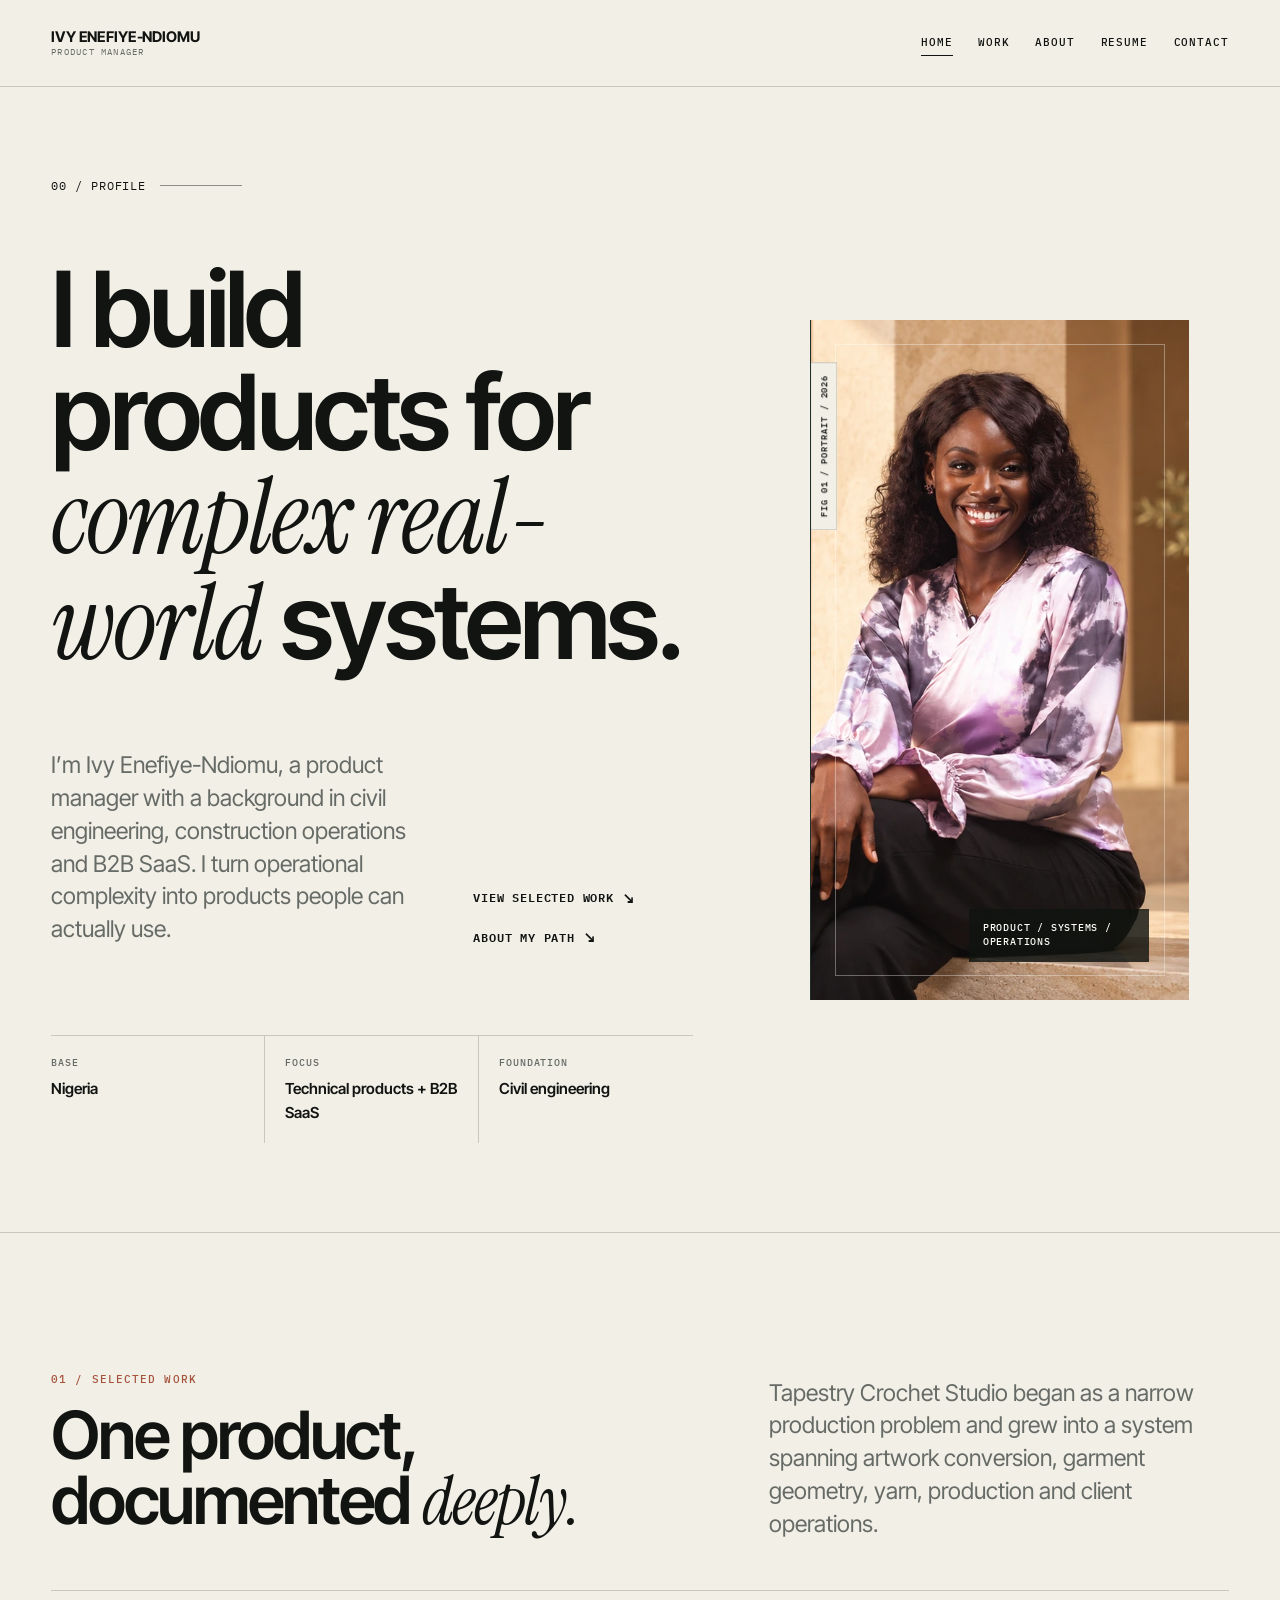
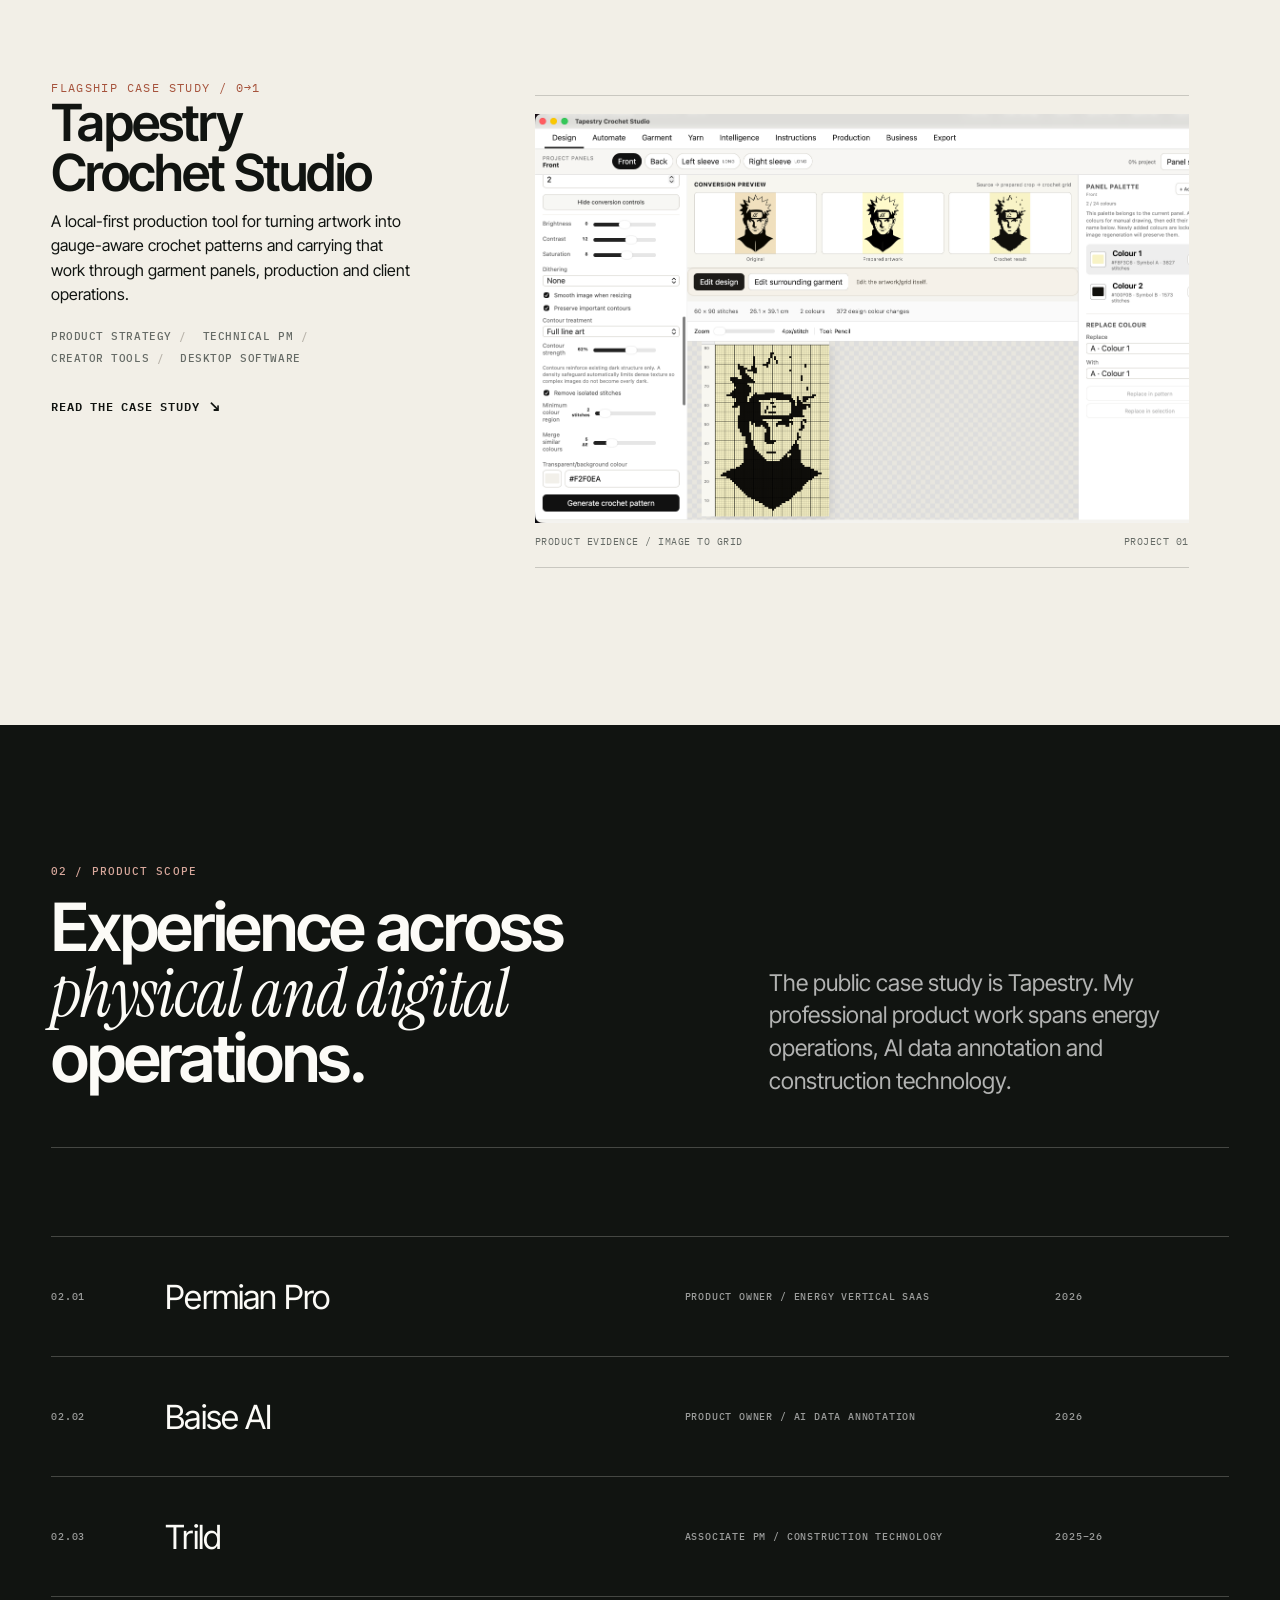
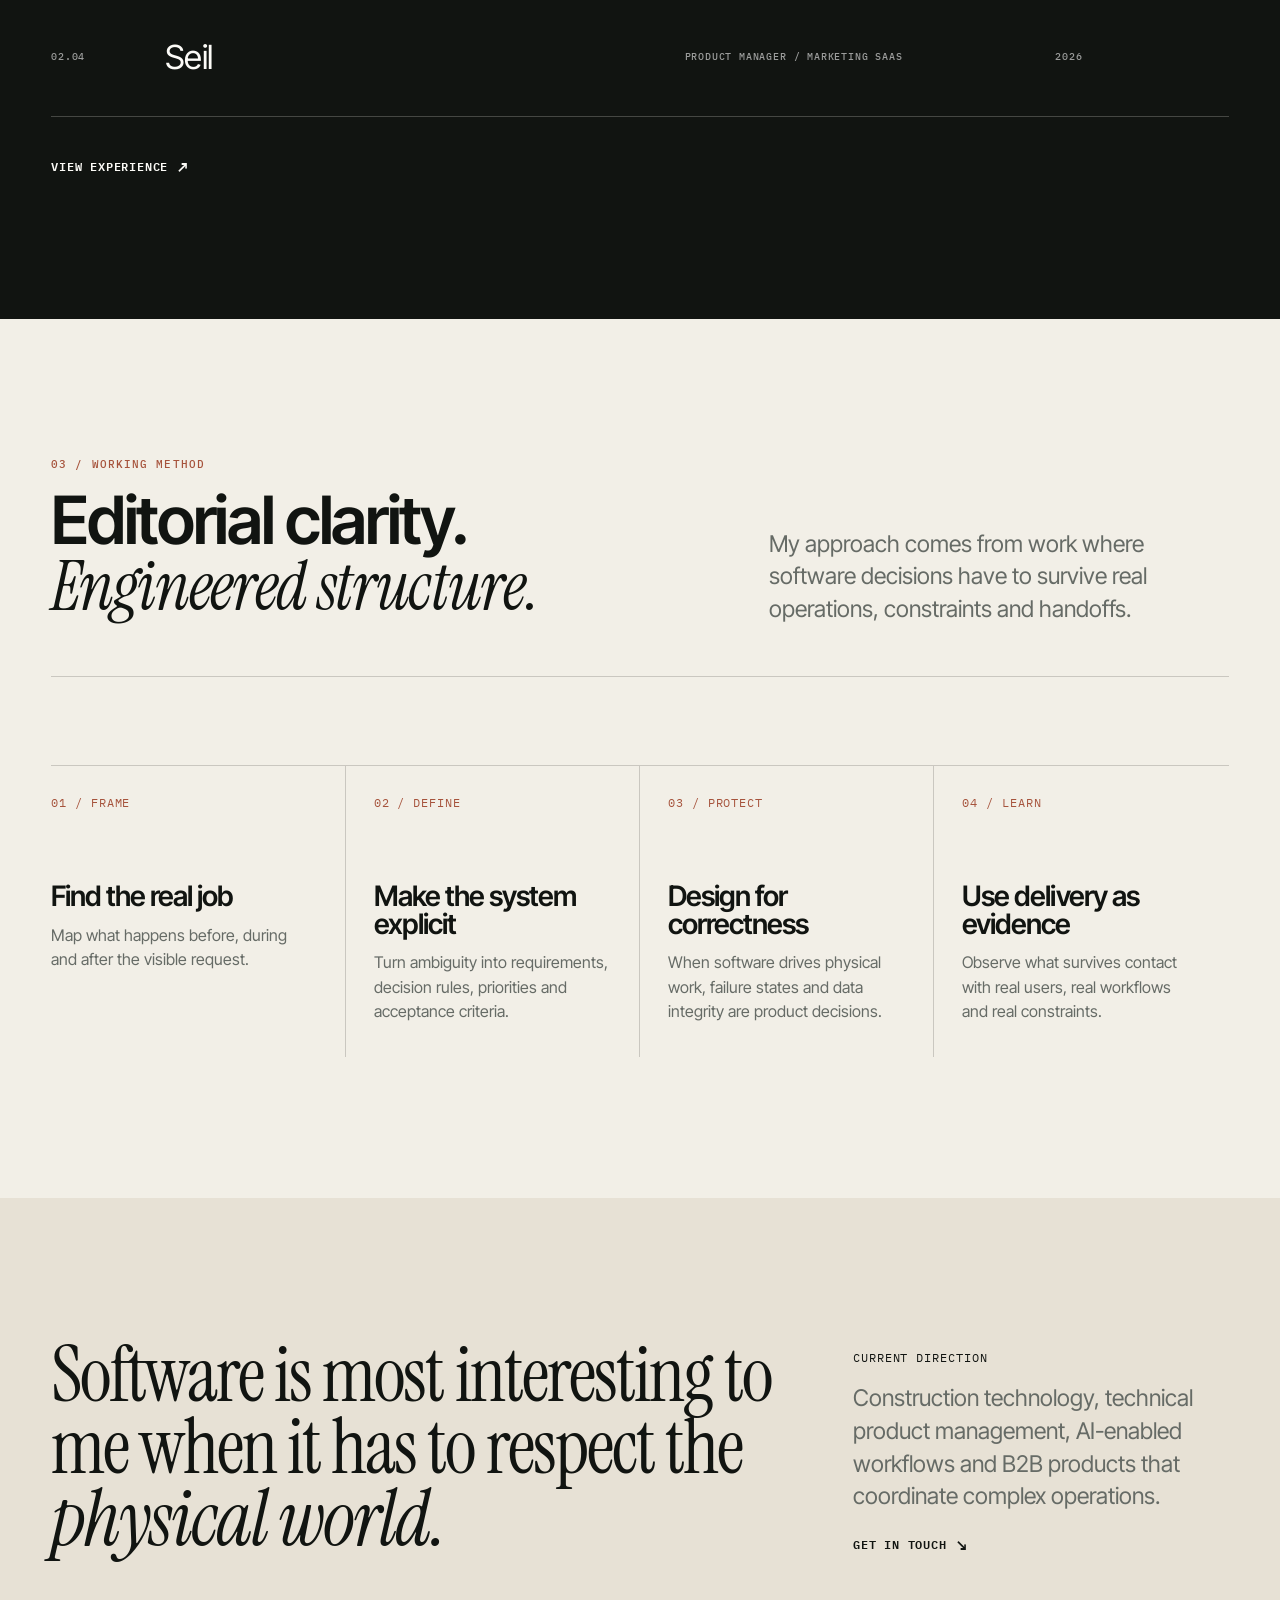
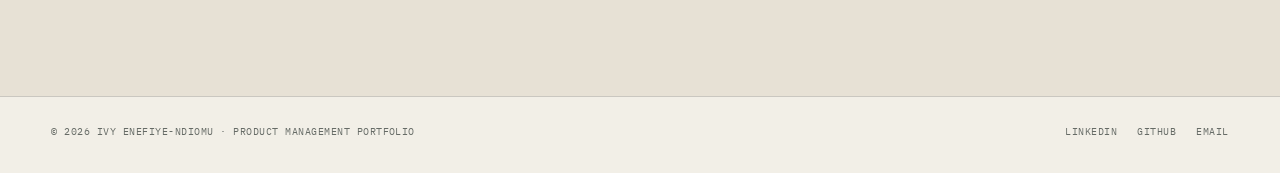
<file: index.html>
<!doctype html>
<html lang="en">
<head>
  <meta charset="utf-8">
  <meta name="viewport" content="width=device-width, initial-scale=1">
  <title>Ivy Enefiye-Ndiomu | Product Manager</title>
  <meta name="description" content="Product management portfolio for Ivy Enefiye-Ndiomu, focused on technical products, construction technology, B2B SaaS and systems that connect software to real-world operations.">
  <meta name="theme-color" content="#f2efe7">
  <meta property="og:type" content="website">
  <meta property="og:title" content="Ivy Enefiye-Ndiomu | Product Manager">
  <meta property="og:description" content="Product management portfolio for Ivy Enefiye-Ndiomu, focused on technical products, construction technology, B2B SaaS and systems that connect software to real-world operations.">
  <meta property="og:url" content="https://ivy-portfolio.ivyndiomu.workers.dev/">
  <meta property="og:image" content="https://ivy-portfolio.ivyndiomu.workers.dev/assets/img/ivy/portrait-hero.webp">
  <meta name="twitter:card" content="summary_large_image">
  <link rel="icon" href="/assets/img/favicon.svg" type="image/svg+xml">
  <link rel="stylesheet" href="/assets/css/styles.css">
  <script src="/assets/js/site-config.js"></script>
  <script src="/assets/js/main.js" defer></script>
</head>
<body><a class="skip-link" href="#main">Skip to content</a>
<header class="site-header">
  <div class="container header-inner">
    <a class="wordmark" href="/" aria-label="Ivy Enefiye-Ndiomu portfolio home"><strong>Ivy Enefiye-Ndiomu</strong><small>Product Manager</small></a>
    <button class="nav-toggle" aria-expanded="false" aria-controls="site-nav">Menu</button>
    <nav class="site-nav" id="site-nav" aria-label="Primary navigation">
      <a href="/" aria-current="page">Home</a>
      <a href="/work/" >Work</a>
      <a href="/about/" >About</a>
      <a href="/resume/" >Resume</a>
      <a href="/contact/" >Contact</a>
    </nav>
  </div>
</header>
<main id="main">
<section class="hero">
  <div class="container-wide hero-grid">
    <div class="hero-copy">
      <div class="hero-index mono">00 / Profile</div>
      <h1>I build products for <span class="display-serif">complex real-world</span> systems.</h1>
      <div class="hero-lede">
        <p class="lede">I’m Ivy Enefiye-Ndiomu, a product manager with a background in civil engineering, construction operations and B2B SaaS. I turn operational complexity into products people can actually use.</p>
        <div class="hero-actions">
          <a class="text-link internal" href="/work/">View selected work</a>
          <a class="text-link internal" href="/about/">About my path</a>
        </div>
      </div>
      <div class="meta-strip" style="margin-top:clamp(48px,7vw,92px)">
        <div class="meta-cell"><small>Base</small><strong>Nigeria</strong></div>
        <div class="meta-cell"><small>Focus</small><strong>Technical products + B2B SaaS</strong></div>
        <div class="meta-cell"><small>Foundation</small><strong>Civil engineering</strong></div>
      </div>
    </div>
    <figure class="portrait-stage reveal" aria-label="Portrait of Ivy Enefiye-Ndiomu">
      <img src="/assets/img/ivy/portrait-hero.webp" alt="Ivy Enefiye-Ndiomu seated and smiling in a professional portrait">
      <div class="portrait-code">FIG 01 / PORTRAIT / 2026</div>
      <figcaption class="portrait-note">Product / Systems / Operations</figcaption>
    </figure>
  </div>
</section>

<section class="section">
  <div class="container-wide">
    <div class="section-head reveal">
      <div><div class="section-num">01 / Selected work</div><h2>One product, documented <span class="display-serif">deeply.</span></h2></div>
      <p class="lede">Tapestry Crochet Studio began as a narrow production problem and grew into a system spanning artwork conversion, garment geometry, yarn, production and client operations.</p>
    </div>
    <article class="project-feature">
      <div class="project-copy reveal">
        <div class="kicker">Flagship case study / 0→1</div>
        <h3>Tapestry Crochet Studio</h3>
        <p>A local-first production tool for turning artwork into gauge-aware crochet patterns and carrying that work through garment panels, production and client operations.</p>
        <div class="tag-row"><span>Product strategy</span><span>Technical PM</span><span>Creator tools</span><span>Desktop software</span></div>
        <a class="text-link internal" href="/work/tapestry-crochet-studio/">Read the case study</a>
      </div>
      <figure class="project-media reveal">
        <img src="/assets/img/tapestry/image-to-grid-conversion.png" alt="Tapestry Crochet Studio image-to-grid conversion interface">
        <figcaption class="image-caption"><span>Product evidence / image to grid</span><span>Project 01</span></figcaption>
      </figure>
    </article>
  </div>
</section>

<section class="section section-ink">
  <div class="container-wide">
    <div class="section-head reveal">
      <div><div class="section-num">02 / Product scope</div><h2>Experience across <span class="display-serif">physical and digital</span> operations.</h2></div>
      <p class="lede">The public case study is Tapestry. My professional product work spans energy operations, AI data annotation and construction technology.</p>
    </div>
    <div class="experience-index reveal">
      <div class="experience-row"><div class="n">02.01</div><div class="name">Permian Pro</div><div class="type">Product Owner / Energy vertical SaaS</div><div class="date">2026</div></div>
      <div class="experience-row"><div class="n">02.02</div><div class="name">Baise AI</div><div class="type">Product Owner / AI data annotation</div><div class="date">2026</div></div>
      <div class="experience-row"><div class="n">02.03</div><div class="name">Trild</div><div class="type">Associate PM / Construction technology</div><div class="date">2025–26</div></div>
      <div class="experience-row"><div class="n">02.04</div><div class="name">Seil</div><div class="type">Product Manager / Marketing SaaS</div><div class="date">2026</div></div>
    </div>
    <div style="margin-top:36px"><a class="text-link" href="/resume/">View experience</a></div>
  </div>
</section>

<section class="section">
  <div class="container-wide">
    <div class="section-head reveal">
      <div><div class="section-num">03 / Working method</div><h2>Editorial clarity. <span class="display-serif">Engineered structure.</span></h2></div>
      <p class="lede">My approach comes from work where software decisions have to survive real operations, constraints and handoffs.</p>
    </div>
    <div class="method-grid reveal">
      <div class="method-item"><span class="mono">01 / Frame</span><h3>Find the real job</h3><p>Map what happens before, during and after the visible request.</p></div>
      <div class="method-item"><span class="mono">02 / Define</span><h3>Make the system explicit</h3><p>Turn ambiguity into requirements, decision rules, priorities and acceptance criteria.</p></div>
      <div class="method-item"><span class="mono">03 / Protect</span><h3>Design for correctness</h3><p>When software drives physical work, failure states and data integrity are product decisions.</p></div>
      <div class="method-item"><span class="mono">04 / Learn</span><h3>Use delivery as evidence</h3><p>Observe what survives contact with real users, real workflows and real constraints.</p></div>
    </div>
  </div>
</section>

<section class="section section-paper-deep">
  <div class="container-wide quote-band reveal">
    <blockquote>Software is most interesting to me when it has to respect the <em>physical world.</em></blockquote>
    <div><div class="mono" style="margin-bottom:16px">Current direction</div><p class="lede">Construction technology, technical product management, AI-enabled workflows and B2B products that coordinate complex operations.</p><a class="text-link internal" href="/contact/">Get in touch</a></div>
  </div>
</section>
</main>
<footer class="site-footer">
  <div class="container footer-inner">
    <div>© <span class="js-year"></span> Ivy Enefiye-Ndiomu · Product Management Portfolio</div>
    <div class="footer-links">
      <a class="js-linkedin-link" hidden target="_blank" rel="noreferrer">LinkedIn</a>
      <a class="js-github-link" hidden target="_blank" rel="noreferrer">GitHub</a>
      <a class="js-email-link" hidden>Email</a>
    </div>
  </div>
</footer>
<!-- Cloudflare Web Analytics --><script type='module' src='https://static.cloudflareinsights.com/beacon.min.js' data-cf-beacon='{"token": "96bf52a792aa4d37959b35947a78d221"}'></script><!-- End Cloudflare Web Analytics -->
</body></html>
</file>
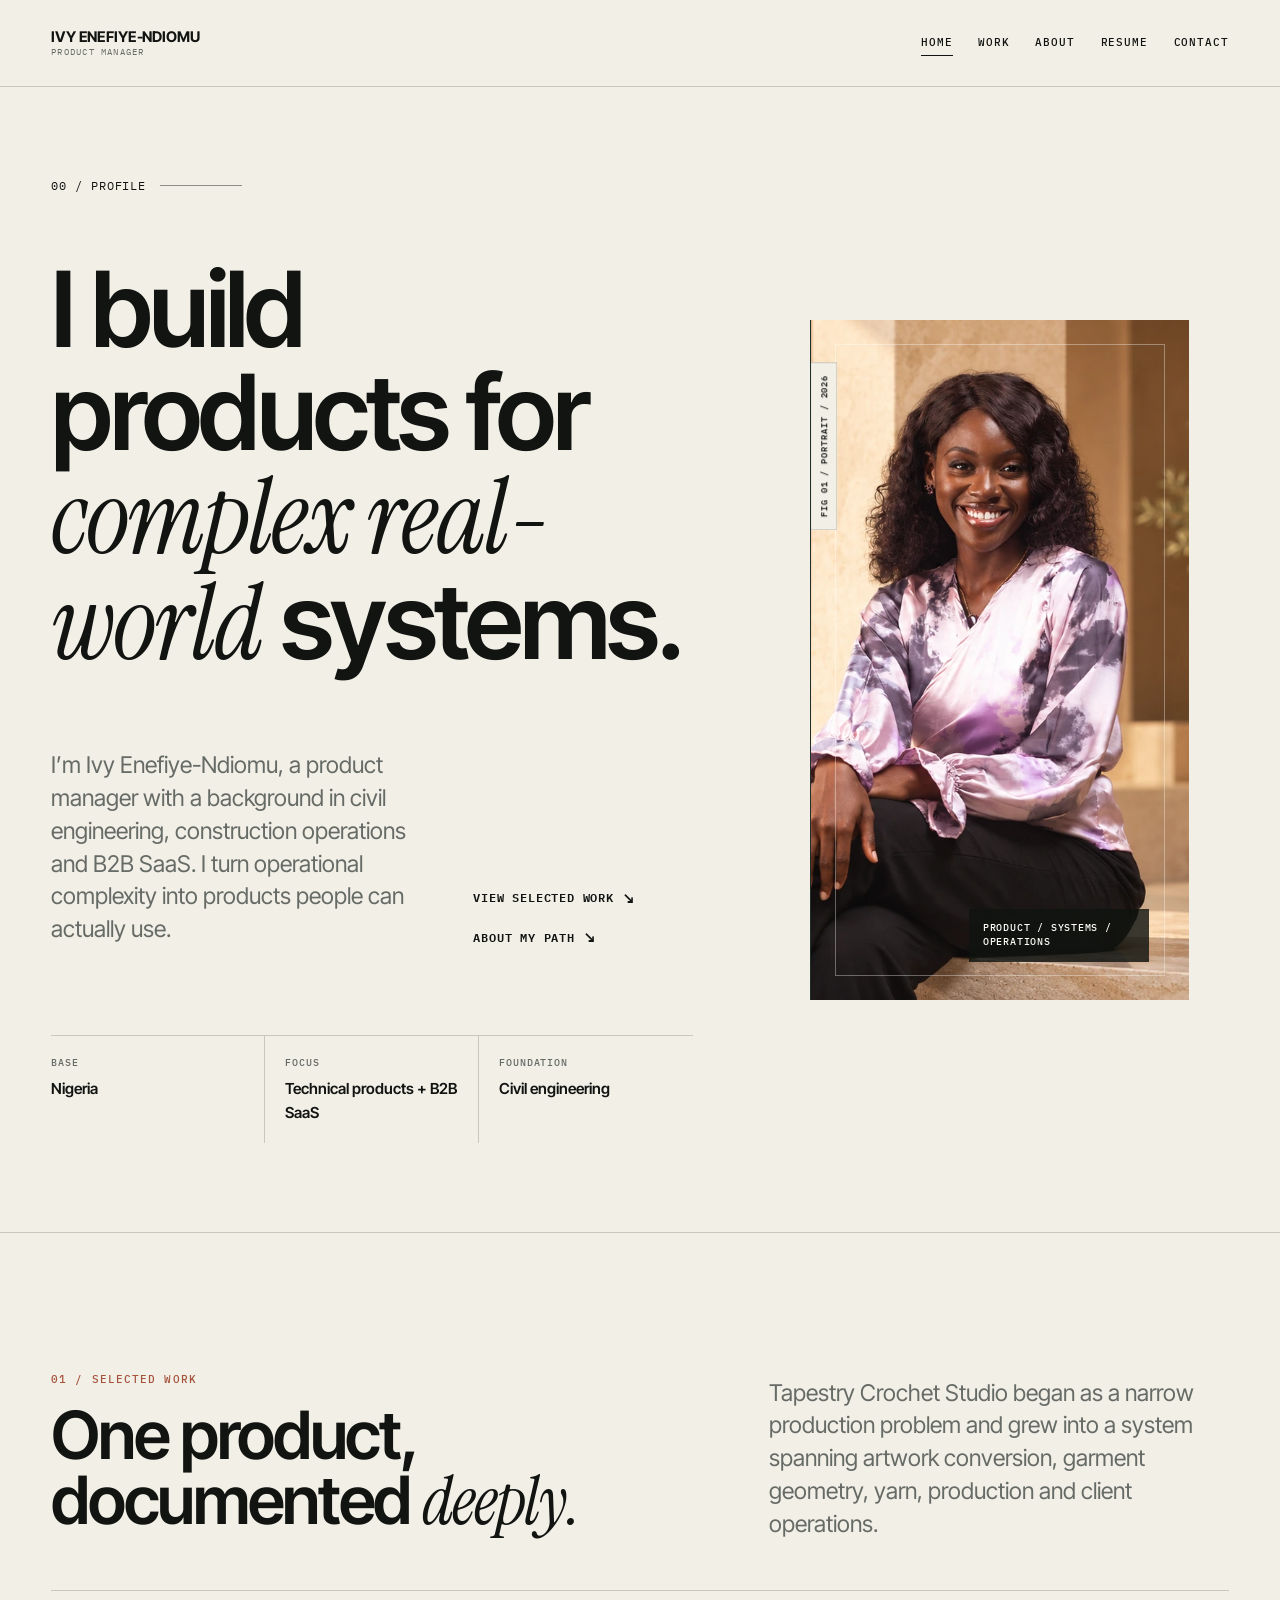
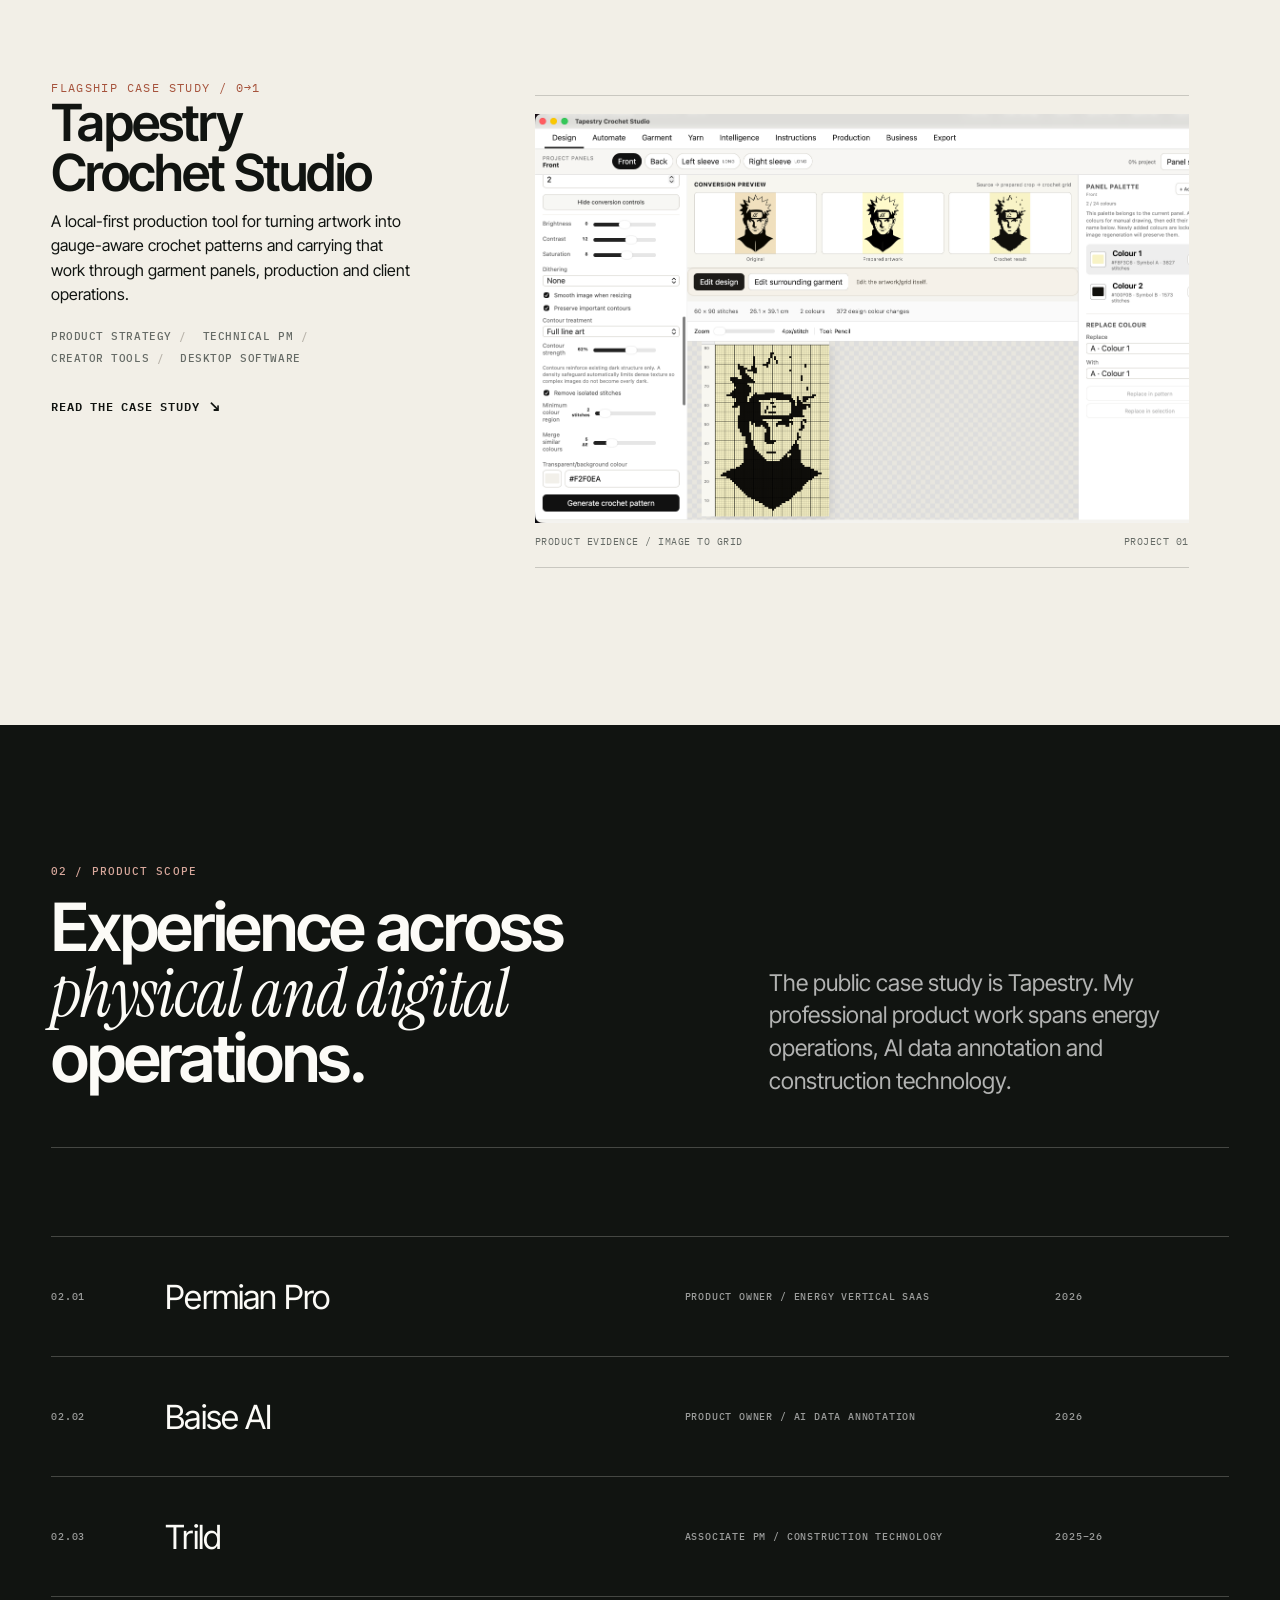
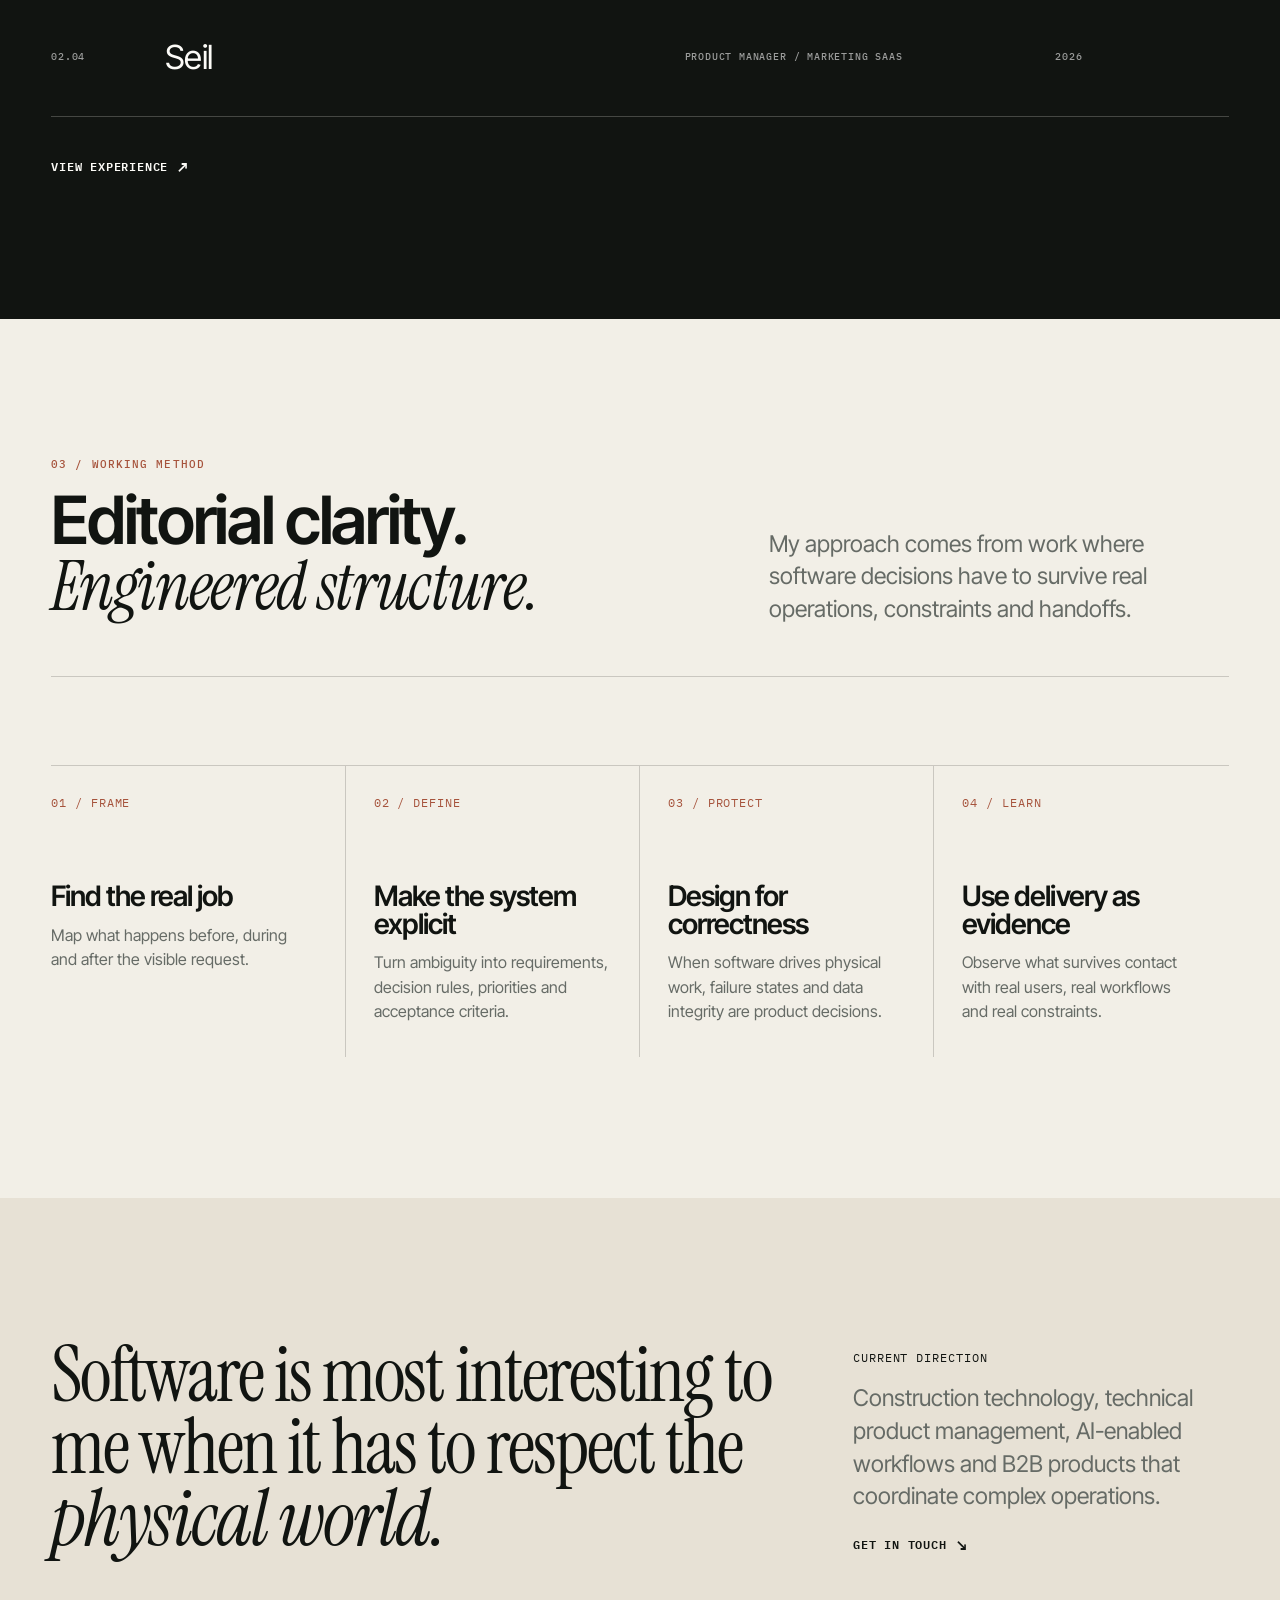
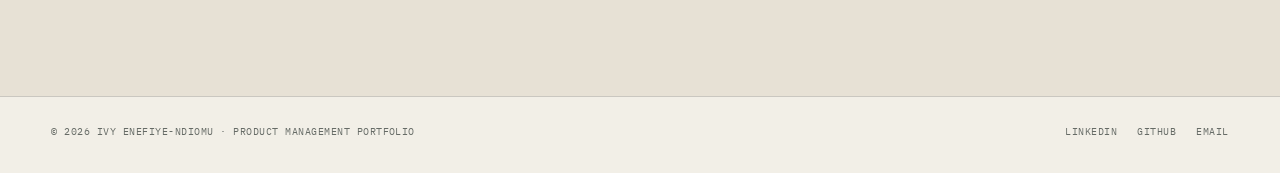
<file: .portrait-system-backups/index.html>
<!doctype html>
<html lang="en">
<head>
  <meta charset="utf-8">
  <meta name="viewport" content="width=device-width, initial-scale=1">
  <title>Ivy Enefiye-Ndiomu | Product Manager</title>
  <meta name="description" content="Product management portfolio for Ivy Enefiye-Ndiomu, focused on technical products, construction technology, B2B SaaS and systems that connect software to real-world operations.">
  <meta name="theme-color" content="#f2efe7">
  <meta property="og:type" content="website">
  <meta property="og:title" content="Ivy Enefiye-Ndiomu | Product Manager">
  <meta property="og:description" content="Product management portfolio for Ivy Enefiye-Ndiomu, focused on technical products, construction technology, B2B SaaS and systems that connect software to real-world operations.">
  <meta property="og:url" content="https://ivy-portfolio.ivyndiomu.workers.dev/">
  <meta property="og:image" content="https://ivy-portfolio.ivyndiomu.workers.dev/assets/img/ivy/portrait-hero.webp">
  <meta name="twitter:card" content="summary_large_image">
  <link rel="icon" href="/assets/img/favicon.svg" type="image/svg+xml">
  <link rel="stylesheet" href="/assets/css/styles.css">
  <script src="/assets/js/site-config.js"></script>
  <script src="/assets/js/main.js" defer></script>
</head>
<body><a class="skip-link" href="#main">Skip to content</a>
<header class="site-header">
  <div class="container header-inner">
    <a class="wordmark" href="/" aria-label="Ivy Enefiye-Ndiomu portfolio home"><strong>Ivy Enefiye-Ndiomu</strong><small>Product Manager</small></a>
    <button class="nav-toggle" aria-expanded="false" aria-controls="site-nav">Menu</button>
    <nav class="site-nav" id="site-nav" aria-label="Primary navigation">
      <a href="/" aria-current="page">Home</a>
      <a href="/work/" >Work</a>
      <a href="/about/" >About</a>
      <a href="/resume/" >Resume</a>
      <a href="/contact/" >Contact</a>
    </nav>
  </div>
</header>
<main id="main">
<section class="hero">
  <div class="container-wide hero-grid">
    <div class="hero-copy">
      <div class="hero-index mono">00 / Profile</div>
      <h1>I build products for <span class="display-serif">complex real-world</span> systems.</h1>
      <div class="hero-lede">
        <p class="lede">I’m Ivy Enefiye-Ndiomu, a product manager with a background in civil engineering, construction operations and B2B SaaS. I turn operational complexity into products people can actually use.</p>
        <div class="hero-actions">
          <a class="text-link internal" href="/work/">View selected work</a>
          <a class="text-link internal" href="/about/">About my path</a>
        </div>
      </div>
      <div class="meta-strip" style="margin-top:clamp(48px,7vw,92px)">
        <div class="meta-cell"><small>Base</small><strong>Nigeria</strong></div>
        <div class="meta-cell"><small>Focus</small><strong>Technical products + B2B SaaS</strong></div>
        <div class="meta-cell"><small>Foundation</small><strong>Civil engineering</strong></div>
      </div>
    </div>
    <figure class="portrait-stage reveal" aria-label="Portrait of Ivy Enefiye-Ndiomu">
      <img src="/assets/img/ivy/portrait-hero.webp" alt="Ivy Enefiye-Ndiomu seated and smiling in a professional portrait">
      <div class="portrait-code">FIG 01 / PORTRAIT / 2026</div>
      <figcaption class="portrait-note">Product / Systems / Operations</figcaption>
    </figure>
  </div>
</section>

<section class="section">
  <div class="container-wide">
    <div class="section-head reveal">
      <div><div class="section-num">01 / Selected work</div><h2>One product, documented <span class="display-serif">deeply.</span></h2></div>
      <p class="lede">Tapestry Crochet Studio began as a narrow production problem and grew into a system spanning artwork conversion, garment geometry, yarn, production and client operations.</p>
    </div>
    <article class="project-feature">
      <div class="project-copy reveal">
        <div class="kicker">Flagship case study / 0→1</div>
        <h3>Tapestry Crochet Studio</h3>
        <p>A local-first production tool for turning artwork into gauge-aware crochet patterns and carrying that work through garment panels, production and client operations.</p>
        <div class="tag-row"><span>Product strategy</span><span>Technical PM</span><span>Creator tools</span><span>Desktop software</span></div>
        <a class="text-link internal" href="/work/tapestry-crochet-studio/">Read the case study</a>
      </div>
      <figure class="project-media reveal">
        <img src="/assets/img/tapestry/image-to-grid-conversion.png" alt="Tapestry Crochet Studio image-to-grid conversion interface">
        <figcaption class="image-caption"><span>Product evidence / image to grid</span><span>Project 01</span></figcaption>
      </figure>
    </article>
  </div>
</section>

<section class="section section-ink">
  <div class="container-wide">
    <div class="section-head reveal">
      <div><div class="section-num">02 / Product scope</div><h2>Experience across <span class="display-serif">physical and digital</span> operations.</h2></div>
      <p class="lede">The public case study is Tapestry. My professional product work spans energy operations, AI data annotation and construction technology.</p>
    </div>
    <div class="experience-index reveal">
      <div class="experience-row"><div class="n">02.01</div><div class="name">Permian Pro</div><div class="type">Product Owner / Energy vertical SaaS</div><div class="date">2026</div></div>
      <div class="experience-row"><div class="n">02.02</div><div class="name">Baise AI</div><div class="type">Product Owner / AI data annotation</div><div class="date">2026</div></div>
      <div class="experience-row"><div class="n">02.03</div><div class="name">Trild</div><div class="type">Associate PM / Construction technology</div><div class="date">2025–26</div></div>
      <div class="experience-row"><div class="n">02.04</div><div class="name">Seil</div><div class="type">Product Manager / Marketing SaaS</div><div class="date">2026</div></div>
    </div>
    <div style="margin-top:36px"><a class="text-link" href="/resume/">View experience</a></div>
  </div>
</section>

<section class="section">
  <div class="container-wide">
    <div class="section-head reveal">
      <div><div class="section-num">03 / Working method</div><h2>Editorial clarity. <span class="display-serif">Engineered structure.</span></h2></div>
      <p class="lede">My approach comes from work where software decisions have to survive real operations, constraints and handoffs.</p>
    </div>
    <div class="method-grid reveal">
      <div class="method-item"><span class="mono">01 / Frame</span><h3>Find the real job</h3><p>Map what happens before, during and after the visible request.</p></div>
      <div class="method-item"><span class="mono">02 / Define</span><h3>Make the system explicit</h3><p>Turn ambiguity into requirements, decision rules, priorities and acceptance criteria.</p></div>
      <div class="method-item"><span class="mono">03 / Protect</span><h3>Design for correctness</h3><p>When software drives physical work, failure states and data integrity are product decisions.</p></div>
      <div class="method-item"><span class="mono">04 / Learn</span><h3>Use delivery as evidence</h3><p>Observe what survives contact with real users, real workflows and real constraints.</p></div>
    </div>
  </div>
</section>

<section class="section section-paper-deep">
  <div class="container-wide quote-band reveal">
    <blockquote>Software is most interesting to me when it has to respect the <em>physical world.</em></blockquote>
    <div><div class="mono" style="margin-bottom:16px">Current direction</div><p class="lede">Construction technology, technical product management, AI-enabled workflows and B2B products that coordinate complex operations.</p><a class="text-link internal" href="/contact/">Get in touch</a></div>
  </div>
</section>
</main>
<footer class="site-footer">
  <div class="container footer-inner">
    <div>© <span class="js-year"></span> Ivy Enefiye-Ndiomu · Product Management Portfolio</div>
    <div class="footer-links">
      <a class="js-linkedin-link" hidden target="_blank" rel="noreferrer">LinkedIn</a>
      <a class="js-github-link" hidden target="_blank" rel="noreferrer">GitHub</a>
      <a class="js-email-link" hidden>Email</a>
    </div>
  </div>
</footer></body></html>
</file>
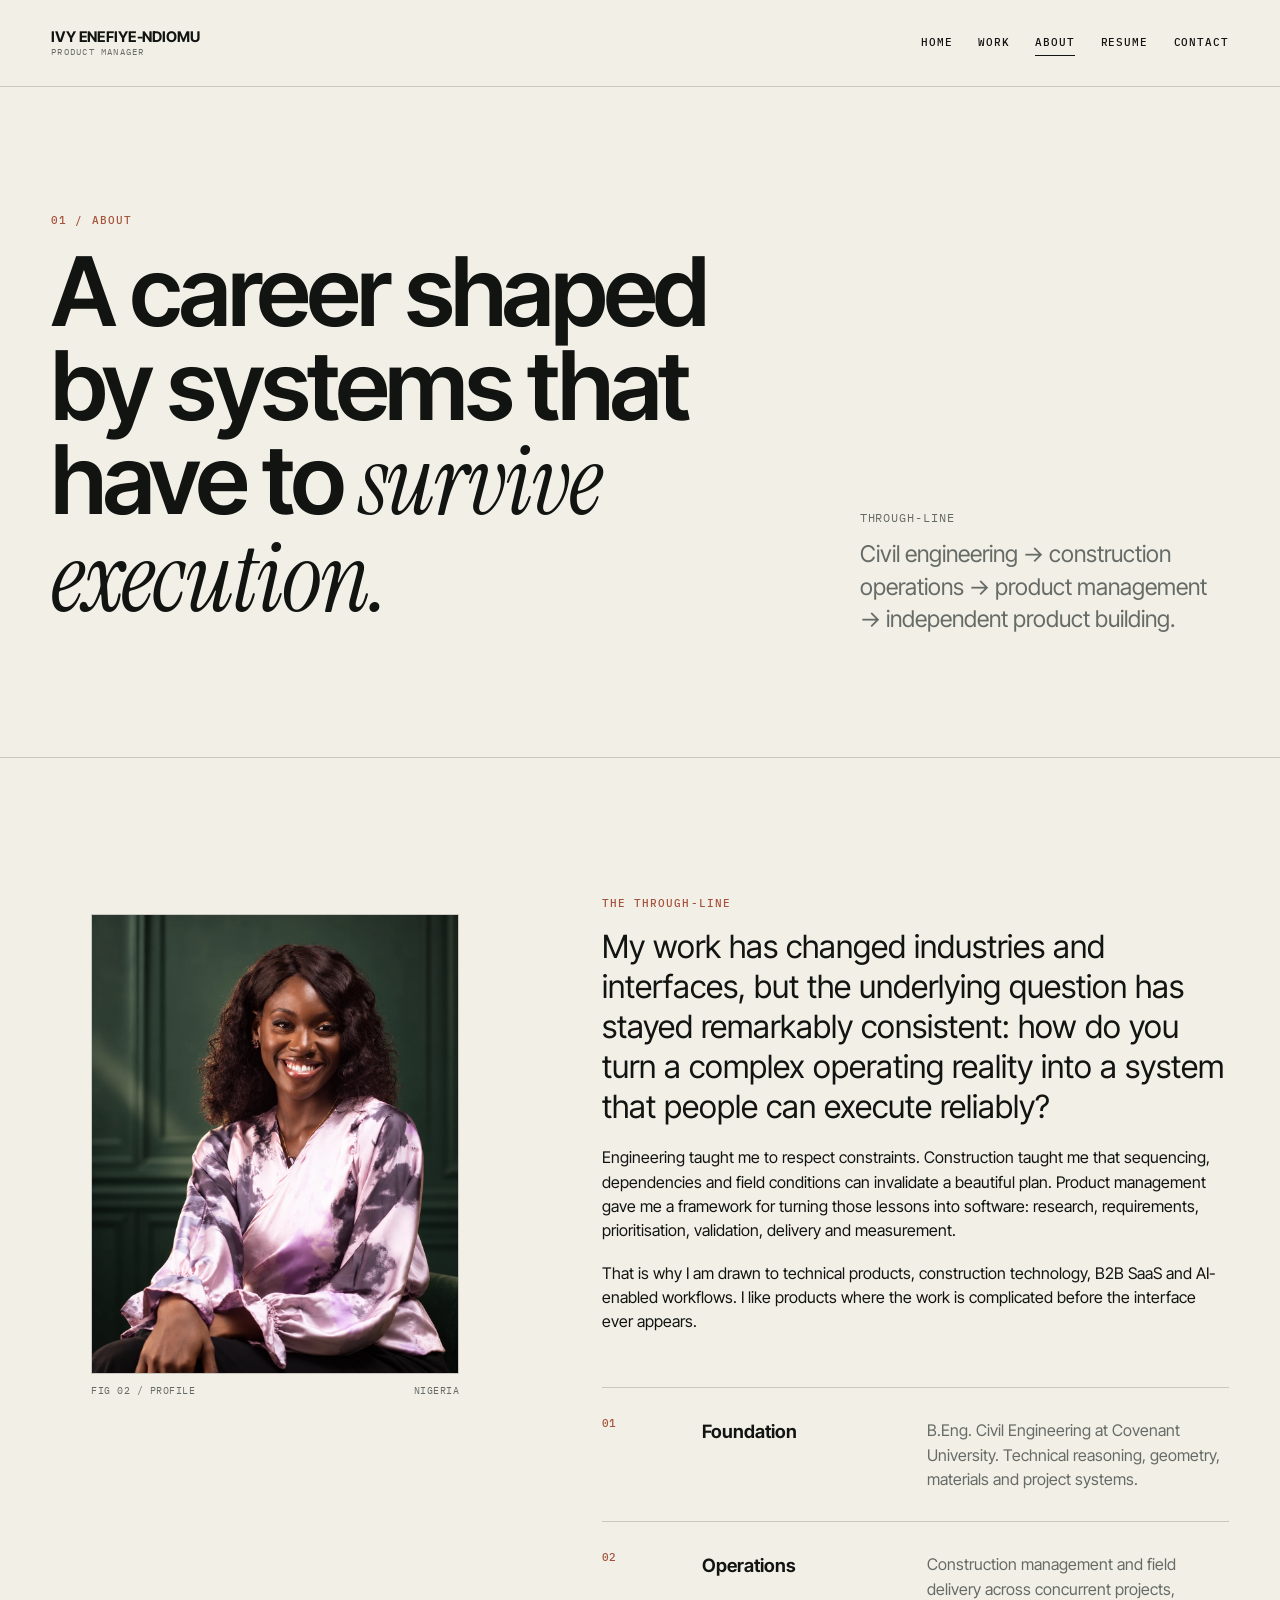
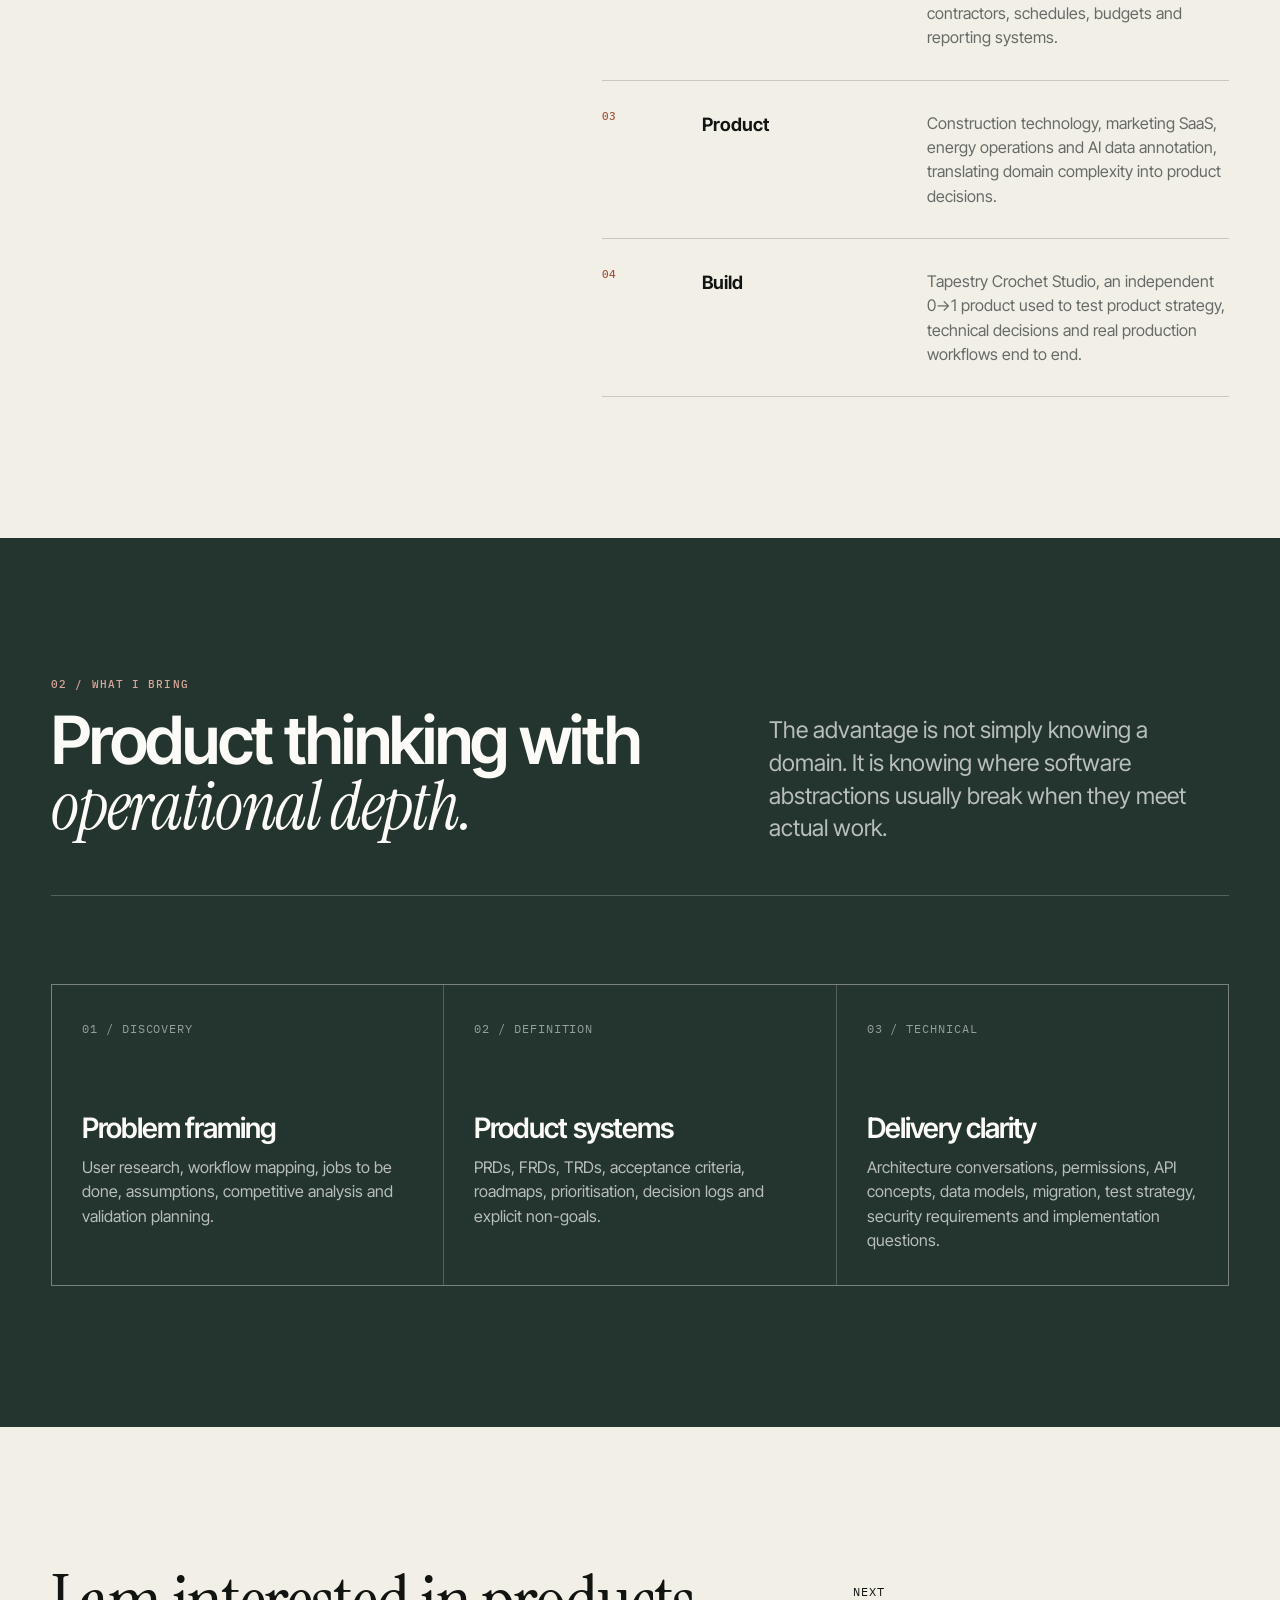
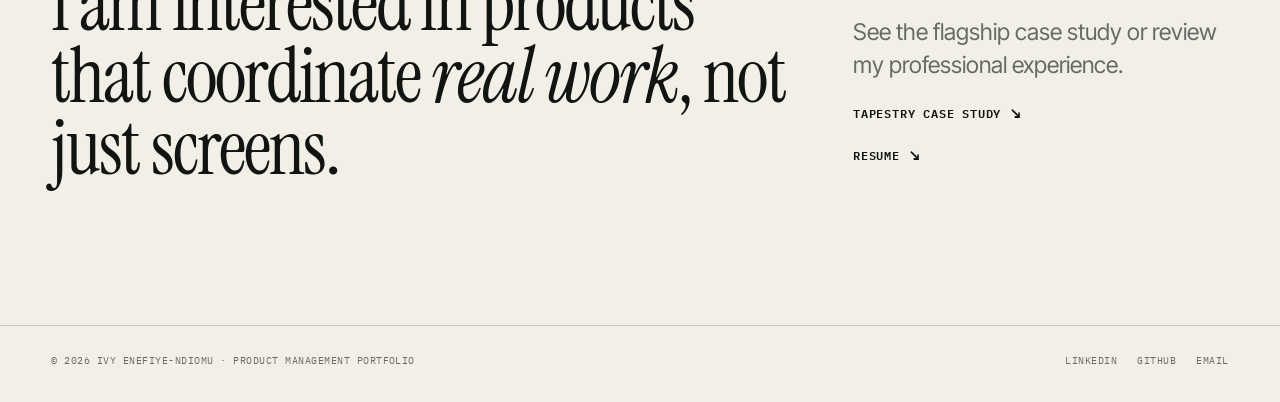
<file: about/index.html>
<!doctype html>
<html lang="en">
<head>
  <meta charset="utf-8">
  <meta name="viewport" content="width=device-width, initial-scale=1">
  <title>About | Ivy Enefiye-Ndiomu</title>
  <meta name="description" content="Ivy Enefiye-Ndiomu is a product manager with a background in civil engineering, construction operations, construction technology, B2B SaaS and independent product building.">
  <meta name="theme-color" content="#f2efe7">
  <meta property="og:type" content="website">
  <meta property="og:title" content="About | Ivy Enefiye-Ndiomu">
  <meta property="og:description" content="Ivy Enefiye-Ndiomu is a product manager with a background in civil engineering, construction operations, construction technology, B2B SaaS and independent product building.">
  <meta property="og:url" content="https://ivy-portfolio.ivyndiomu.workers.dev/">
  <meta property="og:image" content="https://ivy-portfolio.ivyndiomu.workers.dev/assets/img/ivy/portrait-about.webp">
  <meta name="twitter:card" content="summary_large_image">
  <link rel="icon" href="/assets/img/favicon.svg" type="image/svg+xml">
  <link rel="stylesheet" href="/assets/css/styles.css">
  <script src="/assets/js/site-config.js"></script>
  <script src="/assets/js/main.js" defer></script>
</head>
<body><a class="skip-link" href="#main">Skip to content</a>
<header class="site-header">
  <div class="container header-inner">
    <a class="wordmark" href="/" aria-label="Ivy Enefiye-Ndiomu portfolio home"><strong>Ivy Enefiye-Ndiomu</strong><small>Product Manager</small></a>
    <button class="nav-toggle" aria-expanded="false" aria-controls="site-nav">Menu</button>
    <nav class="site-nav" id="site-nav" aria-label="Primary navigation">
      <a href="/" >Home</a>
      <a href="/work/" >Work</a>
      <a href="/about/" aria-current="page">About</a>
      <a href="/resume/" >Resume</a>
      <a href="/contact/" >Contact</a>
    </nav>
  </div>
</header>
<main id="main">
<section class="page-hero">
  <div class="container-wide page-hero-grid">
    <div><div class="section-num">01 / About</div><h1>A career shaped by systems that have to <span class="display-serif">survive execution.</span></h1></div>
    <div class="page-hero-aside"><span class="mono">Through-line</span><p class="lede">Civil engineering → construction operations → product management → independent product building.</p></div>
  </div>
</section>
<section class="section">
  <div class="container-wide about-intro">
    <figure class="about-portrait reveal"><img src="/assets/img/ivy/portrait-about.webp" alt="Portrait of Ivy Enefiye-Ndiomu"><figcaption class="image-caption"><span>FIG 02 / PROFILE</span><span>Nigeria</span></figcaption></figure>
    <div class="about-copy reveal">
      <div class="section-num">The through-line</div>
      <p>My work has changed industries and interfaces, but the underlying question has stayed remarkably consistent: how do you turn a complex operating reality into a system that people can execute reliably?</p>
      <p>Engineering taught me to respect constraints. Construction taught me that sequencing, dependencies and field conditions can invalidate a beautiful plan. Product management gave me a framework for turning those lessons into software: research, requirements, prioritisation, validation, delivery and measurement.</p>
      <p>That is why I am drawn to technical products, construction technology, B2B SaaS and AI-enabled workflows. I like products where the work is complicated before the interface ever appears.</p>
      <div class="phase-list">
        <div class="phase"><div class="num">01</div><div class="title">Foundation</div><p>B.Eng. Civil Engineering at Covenant University. Technical reasoning, geometry, materials and project systems.</p></div>
        <div class="phase"><div class="num">02</div><div class="title">Operations</div><p>Construction management and field delivery across concurrent projects, contractors, schedules, budgets and reporting systems.</p></div>
        <div class="phase"><div class="num">03</div><div class="title">Product</div><p>Construction technology, marketing SaaS, energy operations and AI data annotation, translating domain complexity into product decisions.</p></div>
        <div class="phase"><div class="num">04</div><div class="title">Build</div><p>Tapestry Crochet Studio, an independent 0→1 product used to test product strategy, technical decisions and real production workflows end to end.</p></div>
      </div>
    </div>
  </div>
</section>
<section class="section section-dark">
  <div class="container-wide">
    <div class="section-head reveal"><div><div class="section-num">02 / What I bring</div><h2>Product thinking with <span class="display-serif">operational depth.</span></h2></div><p class="lede">The advantage is not simply knowing a domain. It is knowing where software abstractions usually break when they meet actual work.</p></div>
    <div class="capability-grid reveal">
      <div class="capability"><span class="mono">01 / Discovery</span><h3>Problem framing</h3><p>User research, workflow mapping, jobs to be done, assumptions, competitive analysis and validation planning.</p></div>
      <div class="capability"><span class="mono">02 / Definition</span><h3>Product systems</h3><p>PRDs, FRDs, TRDs, acceptance criteria, roadmaps, prioritisation, decision logs and explicit non-goals.</p></div>
      <div class="capability"><span class="mono">03 / Technical</span><h3>Delivery clarity</h3><p>Architecture conversations, permissions, API concepts, data models, migration, test strategy, security requirements and implementation questions.</p></div>
    </div>
  </div>
</section>
<section class="section">
  <div class="container-wide quote-band reveal">
    <blockquote>I am interested in products that coordinate <em>real work</em>, not just screens.</blockquote>
    <div><div class="mono" style="margin-bottom:16px">Next</div><p class="lede">See the flagship case study or review my professional experience.</p><p><a class="text-link internal" href="/work/tapestry-crochet-studio/">Tapestry case study</a></p><p><a class="text-link internal" href="/resume/">Resume</a></p></div>
  </div>
</section>
</main>
<footer class="site-footer">
  <div class="container footer-inner">
    <div>© <span class="js-year"></span> Ivy Enefiye-Ndiomu · Product Management Portfolio</div>
    <div class="footer-links">
      <a class="js-linkedin-link" hidden target="_blank" rel="noreferrer">LinkedIn</a>
      <a class="js-github-link" hidden target="_blank" rel="noreferrer">GitHub</a>
      <a class="js-email-link" hidden>Email</a>
    </div>
  </div>
</footer></body></html>
</file>
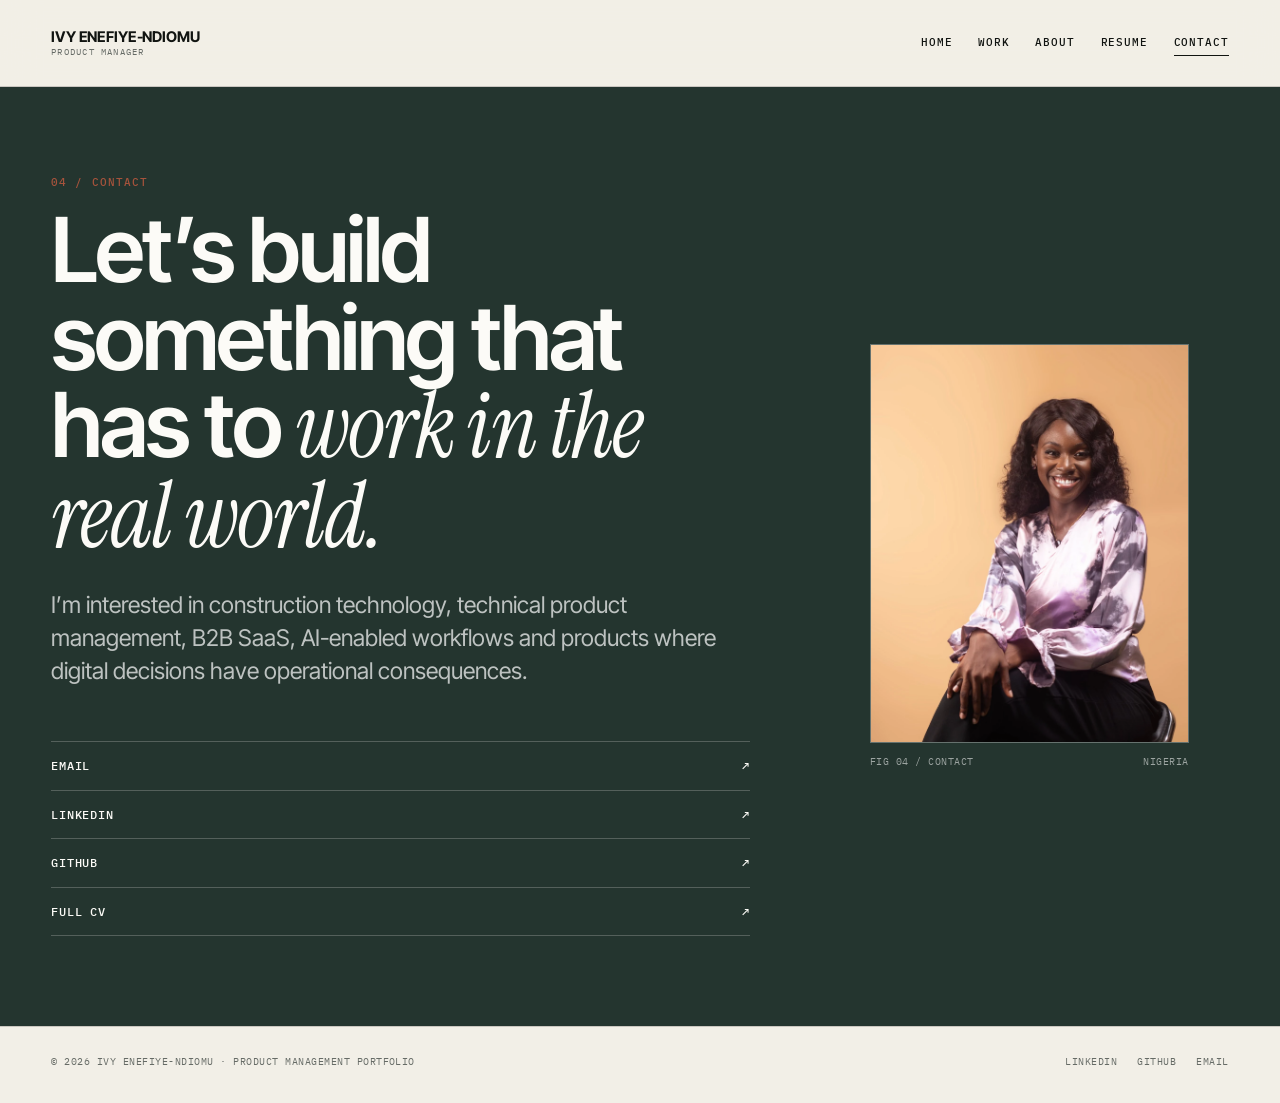
<file: contact/index.html>
<!doctype html>
<html lang="en">
<head>
  <meta charset="utf-8">
  <meta name="viewport" content="width=device-width, initial-scale=1">
  <title>Contact | Ivy Enefiye-Ndiomu</title>
  <meta name="description" content="Contact Ivy Enefiye-Ndiomu about product management, construction technology, technical product roles, B2B SaaS and AI-enabled workflows.">
  <meta name="theme-color" content="#f2efe7">
  <meta property="og:type" content="website">
  <meta property="og:title" content="Contact | Ivy Enefiye-Ndiomu">
  <meta property="og:description" content="Contact Ivy Enefiye-Ndiomu about product management, construction technology, technical product roles, B2B SaaS and AI-enabled workflows.">
  <meta property="og:url" content="https://ivy-portfolio.ivyndiomu.workers.dev/">
  <meta property="og:image" content="https://ivy-portfolio.ivyndiomu.workers.dev/assets/img/ivy/portrait-full.webp">
  <meta name="twitter:card" content="summary_large_image">
  <link rel="icon" href="/assets/img/favicon.svg" type="image/svg+xml">
  <link rel="stylesheet" href="/assets/css/styles.css">
  <script src="/assets/js/site-config.js"></script>
  <script src="/assets/js/main.js" defer></script>
</head>
<body><a class="skip-link" href="#main">Skip to content</a>
<header class="site-header">
  <div class="container header-inner">
    <a class="wordmark" href="/" aria-label="Ivy Enefiye-Ndiomu portfolio home"><strong>Ivy Enefiye-Ndiomu</strong><small>Product Manager</small></a>
    <button class="nav-toggle" aria-expanded="false" aria-controls="site-nav">Menu</button>
    <nav class="site-nav" id="site-nav" aria-label="Primary navigation">
      <a href="/" >Home</a>
      <a href="/work/" >Work</a>
      <a href="/about/" >About</a>
      <a href="/resume/" >Resume</a>
      <a href="/contact/" aria-current="page">Contact</a>
    </nav>
  </div>
</header>
<main id="main">
<section class="contact-hero">
  <div class="container-wide contact-grid">
    <div class="reveal"><div class="section-num">04 / Contact</div><h1>Let’s build something that has to <span class="display-serif">work in the real world.</span></h1><p class="lede">I’m interested in construction technology, technical product management, B2B SaaS, AI-enabled workflows and products where digital decisions have operational consequences.</p><div class="contact-links"><a class="js-email-link" hidden>Email</a><a class="js-linkedin-link" hidden target="_blank" rel="noreferrer">LinkedIn</a><a class="js-github-link" hidden target="_blank" rel="noreferrer">GitHub</a><a class="js-resume-link" hidden target="_blank" rel="noreferrer">Full CV</a></div><p class="js-contact-empty mono" style="margin-top:28px;color:rgba(255,255,255,.6)">Contact links are controlled from assets/js/site-config.js.</p></div>
    <figure class="contact-photo reveal"><img src="/assets/img/ivy/portrait-full.webp" alt="Portrait of Ivy Enefiye-Ndiomu"><figcaption class="image-caption" style="color:rgba(255,255,255,.55)"><span>FIG 04 / CONTACT</span><span>Nigeria</span></figcaption></figure>
  </div>
</section>
</main>
<footer class="site-footer">
  <div class="container footer-inner">
    <div>© <span class="js-year"></span> Ivy Enefiye-Ndiomu · Product Management Portfolio</div>
    <div class="footer-links">
      <a class="js-linkedin-link" hidden target="_blank" rel="noreferrer">LinkedIn</a>
      <a class="js-github-link" hidden target="_blank" rel="noreferrer">GitHub</a>
      <a class="js-email-link" hidden>Email</a>
    </div>
  </div>
</footer></body></html>
</file>
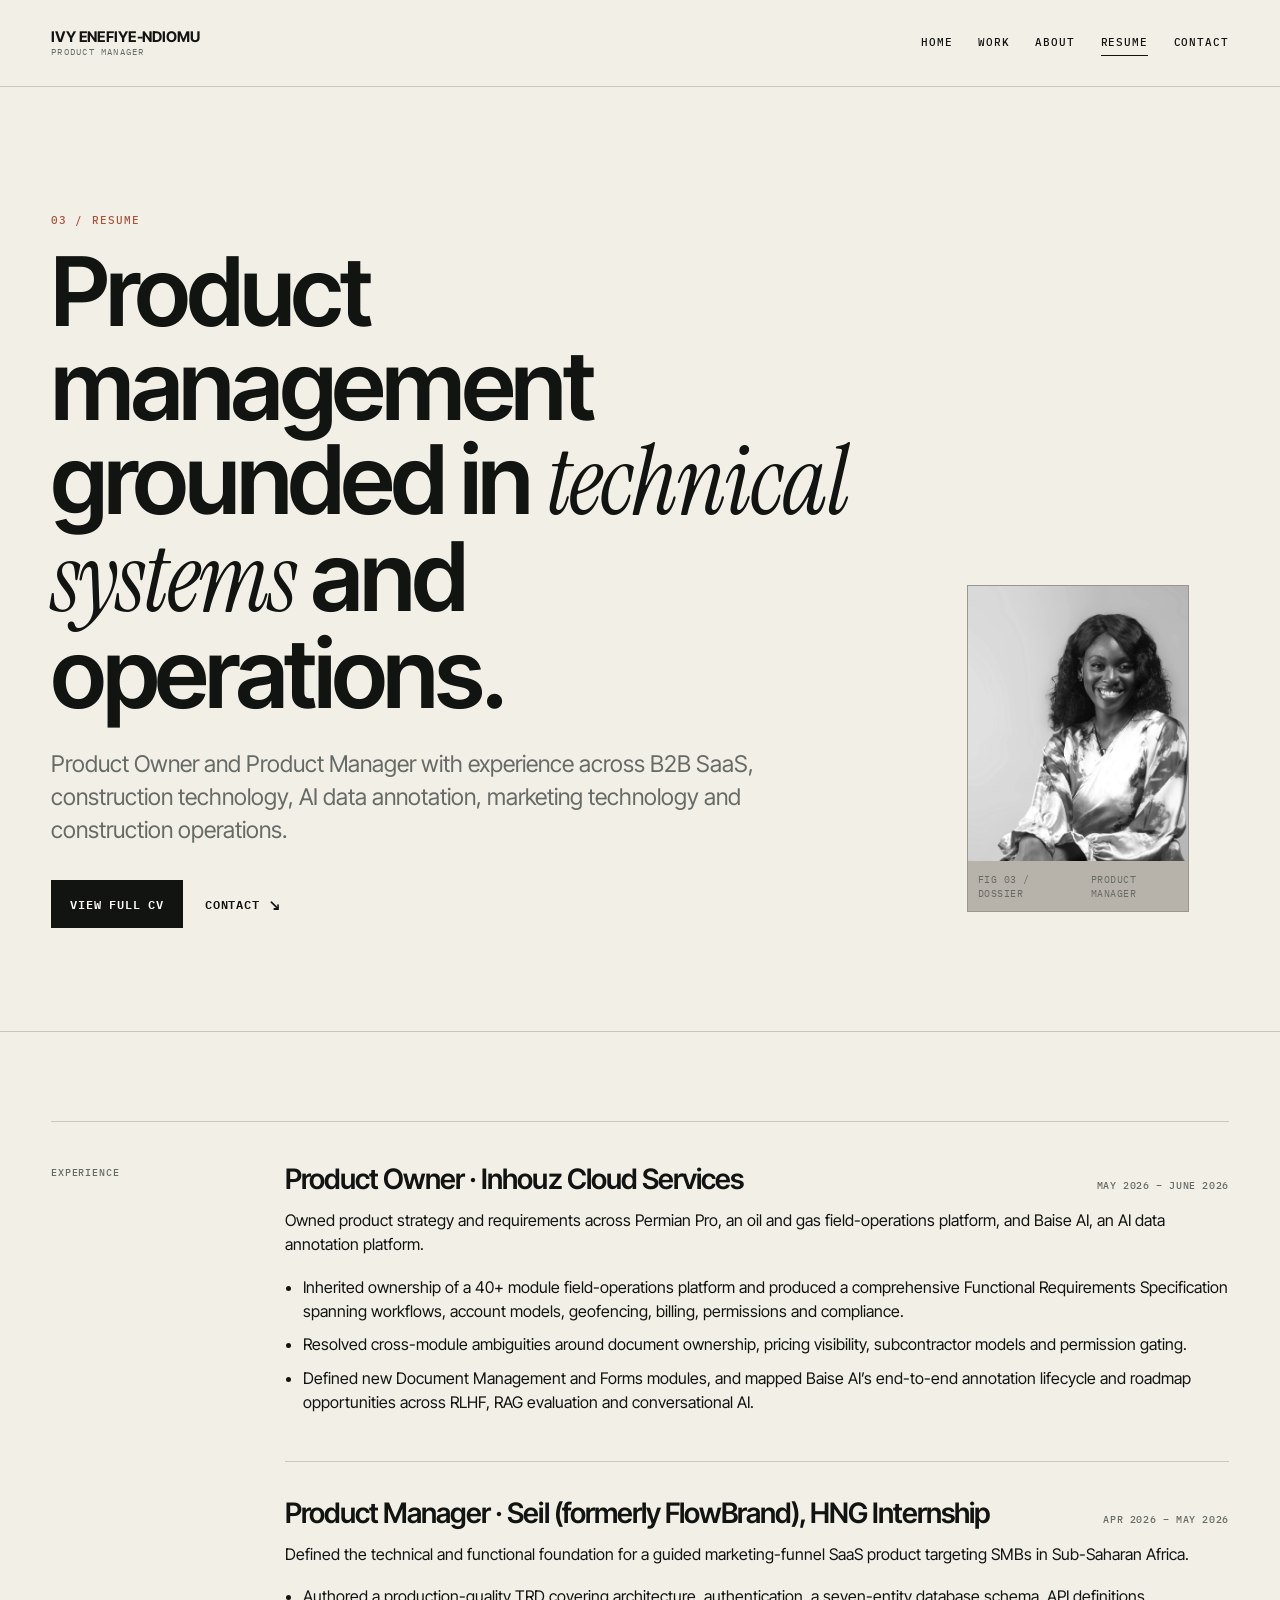
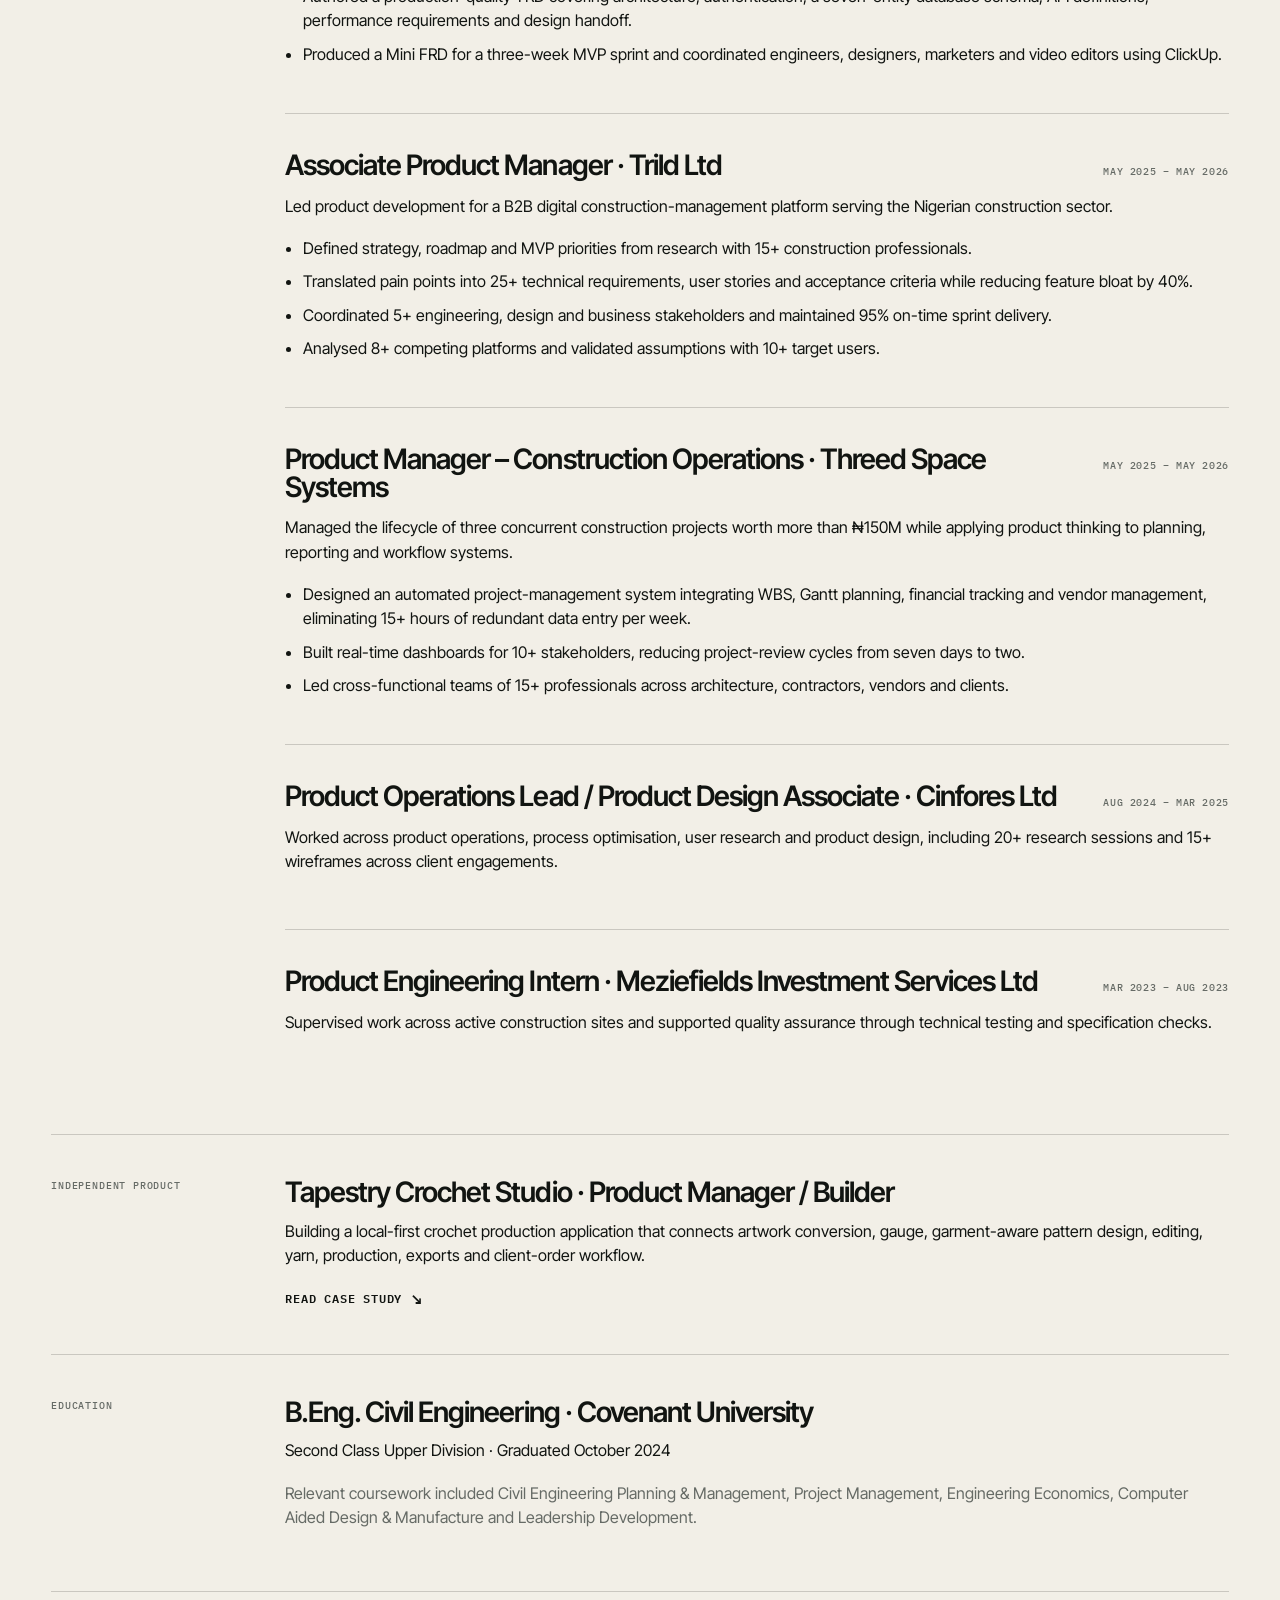
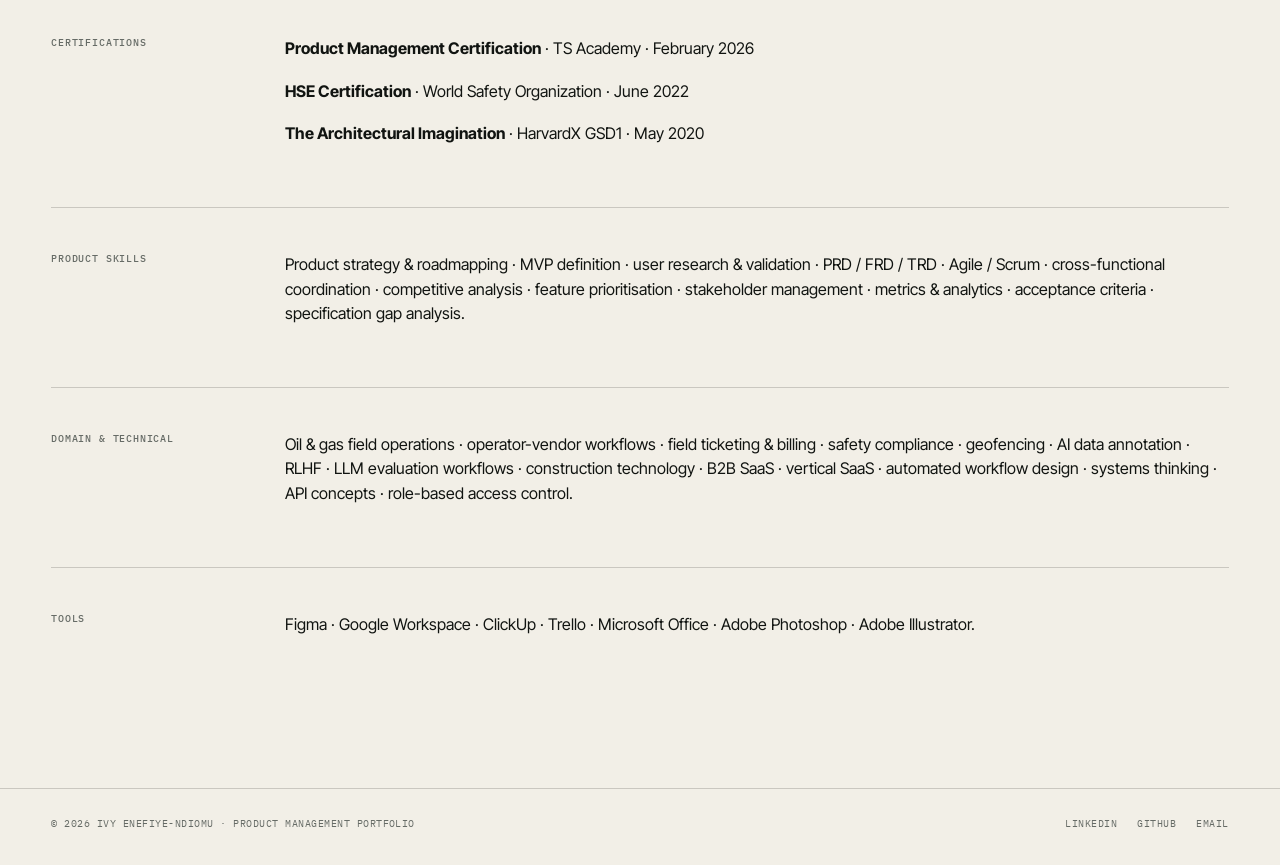
<file: resume/index.html>
<!doctype html>
<html lang="en">
<head>
  <meta charset="utf-8">
  <meta name="viewport" content="width=device-width, initial-scale=1">
  <title>Resume | Ivy Enefiye-Ndiomu</title>
  <meta name="description" content="Professional profile for Oyindouye Ivy Enefiye-Ndiomu, Product Manager and Product Owner with experience across B2B SaaS, construction technology, AI data annotation, marketing technology and construction operations.">
  <meta name="theme-color" content="#f2efe7">
  <meta property="og:type" content="website">
  <meta property="og:title" content="Resume | Ivy Enefiye-Ndiomu">
  <meta property="og:description" content="Professional profile for Oyindouye Ivy Enefiye-Ndiomu, Product Manager and Product Owner with experience across B2B SaaS, construction technology, AI data annotation, marketing technology and construction operations.">
  <meta property="og:url" content="https://ivy-portfolio.ivyndiomu.workers.dev/">
  <meta property="og:image" content="https://ivy-portfolio.ivyndiomu.workers.dev/assets/img/ivy/portrait-full.webp">
  <meta name="twitter:card" content="summary_large_image">
  <link rel="icon" href="/assets/img/favicon.svg" type="image/svg+xml">
  <link rel="stylesheet" href="/assets/css/styles.css">
  <script src="/assets/js/site-config.js"></script>
  <script src="/assets/js/main.js" defer></script>
</head>
<body><a class="skip-link" href="#main">Skip to content</a>
<header class="site-header">
  <div class="container header-inner">
    <a class="wordmark" href="/" aria-label="Ivy Enefiye-Ndiomu portfolio home"><strong>Ivy Enefiye-Ndiomu</strong><small>Product Manager</small></a>
    <button class="nav-toggle" aria-expanded="false" aria-controls="site-nav">Menu</button>
    <nav class="site-nav" id="site-nav" aria-label="Primary navigation">
      <a href="/" >Home</a>
      <a href="/work/" >Work</a>
      <a href="/about/" >About</a>
      <a href="/resume/" aria-current="page">Resume</a>
      <a href="/contact/" >Contact</a>
    </nav>
  </div>
</header>
<main id="main">
<section class="page-hero">
  <div class="container-wide resume-hero">
    <div><div class="section-num">03 / Resume</div><h1>Product management grounded in <span class="display-serif">technical systems</span> and operations.</h1><p class="lede">Product Owner and Product Manager with experience across B2B SaaS, construction technology, AI data annotation, marketing technology and construction operations.</p><div class="hero-actions" style="margin-top:34px"><a class="button dark js-resume-link" hidden target="_blank" rel="noreferrer">View full CV</a><a class="text-link internal" href="/contact/">Contact</a></div></div>
    <figure class="resume-portrait reveal"><img src="/assets/img/ivy/portrait-bw.webp" alt="Black and white portrait of Ivy Enefiye-Ndiomu"><figcaption class="image-caption" style="padding:0 10px 10px"><span>FIG 03 / DOSSIER</span><span>Product Manager</span></figcaption></figure>
  </div>
</section>
<section class="section-sm">
  <div class="container-wide">
    <div class="resume-section">
      <div class="resume-label">Experience</div>
      <div>
        <article class="resume-item" id="inhouz"><div class="resume-item-head"><h3>Product Owner · Inhouz Cloud Services</h3><div class="resume-date">May 2026 – June 2026</div></div><p>Owned product strategy and requirements across Permian Pro, an oil and gas field-operations platform, and Baise AI, an AI data annotation platform.</p><ul class="resume-list"><li>Inherited ownership of a 40+ module field-operations platform and produced a comprehensive Functional Requirements Specification spanning workflows, account models, geofencing, billing, permissions and compliance.</li><li>Resolved cross-module ambiguities around document ownership, pricing visibility, subcontractor models and permission gating.</li><li>Defined new Document Management and Forms modules, and mapped Baise AI’s end-to-end annotation lifecycle and roadmap opportunities across RLHF, RAG evaluation and conversational AI.</li></ul></article>
        <article class="resume-item" id="seil"><div class="resume-item-head"><h3>Product Manager · Seil (formerly FlowBrand), HNG Internship</h3><div class="resume-date">Apr 2026 – May 2026</div></div><p>Defined the technical and functional foundation for a guided marketing-funnel SaaS product targeting SMBs in Sub-Saharan Africa.</p><ul class="resume-list"><li>Authored a production-quality TRD covering architecture, authentication, a seven-entity database schema, API definitions, performance requirements and design handoff.</li><li>Produced a Mini FRD for a three-week MVP sprint and coordinated engineers, designers, marketers and video editors using ClickUp.</li></ul></article>
        <article class="resume-item" id="trild"><div class="resume-item-head"><h3>Associate Product Manager · Trild Ltd</h3><div class="resume-date">May 2025 – May 2026</div></div><p>Led product development for a B2B digital construction-management platform serving the Nigerian construction sector.</p><ul class="resume-list"><li>Defined strategy, roadmap and MVP priorities from research with 15+ construction professionals.</li><li>Translated pain points into 25+ technical requirements, user stories and acceptance criteria while reducing feature bloat by 40%.</li><li>Coordinated 5+ engineering, design and business stakeholders and maintained 95% on-time sprint delivery.</li><li>Analysed 8+ competing platforms and validated assumptions with 10+ target users.</li></ul></article>
        <article class="resume-item" id="threed"><div class="resume-item-head"><h3>Product Manager – Construction Operations · Threed Space Systems</h3><div class="resume-date">May 2025 – May 2026</div></div><p>Managed the lifecycle of three concurrent construction projects worth more than ₦150M while applying product thinking to planning, reporting and workflow systems.</p><ul class="resume-list"><li>Designed an automated project-management system integrating WBS, Gantt planning, financial tracking and vendor management, eliminating 15+ hours of redundant data entry per week.</li><li>Built real-time dashboards for 10+ stakeholders, reducing project-review cycles from seven days to two.</li><li>Led cross-functional teams of 15+ professionals across architecture, contractors, vendors and clients.</li></ul></article>
        <article class="resume-item"><div class="resume-item-head"><h3>Product Operations Lead / Product Design Associate · Cinfores Ltd</h3><div class="resume-date">Aug 2024 – Mar 2025</div></div><p>Worked across product operations, process optimisation, user research and product design, including 20+ research sessions and 15+ wireframes across client engagements.</p></article>
        <article class="resume-item"><div class="resume-item-head"><h3>Product Engineering Intern · Meziefields Investment Services Ltd</h3><div class="resume-date">Mar 2023 – Aug 2023</div></div><p>Supervised work across active construction sites and supported quality assurance through technical testing and specification checks.</p></article>
      </div>
    </div>
    <div class="resume-section"><div class="resume-label">Independent product</div><div><h3>Tapestry Crochet Studio · Product Manager / Builder</h3><p>Building a local-first crochet production application that connects artwork conversion, gauge, garment-aware pattern design, editing, yarn, production, exports and client-order workflow.</p><a class="text-link internal" href="/work/tapestry-crochet-studio/">Read case study</a></div></div>
    <div class="resume-section"><div class="resume-label">Education</div><div><h3>B.Eng. Civil Engineering · Covenant University</h3><p>Second Class Upper Division · Graduated October 2024</p><p class="muted">Relevant coursework included Civil Engineering Planning & Management, Project Management, Engineering Economics, Computer Aided Design & Manufacture and Leadership Development.</p></div></div>
    <div class="resume-section"><div class="resume-label">Certifications</div><div><p><strong>Product Management Certification</strong> · TS Academy · February 2026</p><p><strong>HSE Certification</strong> · World Safety Organization · June 2022</p><p><strong>The Architectural Imagination</strong> · HarvardX GSD1 · May 2020</p></div></div>
    <div class="resume-section"><div class="resume-label">Product skills</div><div><p>Product strategy & roadmapping · MVP definition · user research & validation · PRD / FRD / TRD · Agile / Scrum · cross-functional coordination · competitive analysis · feature prioritisation · stakeholder management · metrics & analytics · acceptance criteria · specification gap analysis.</p></div></div>
    <div class="resume-section"><div class="resume-label">Domain & technical</div><div><p>Oil & gas field operations · operator-vendor workflows · field ticketing & billing · safety compliance · geofencing · AI data annotation · RLHF · LLM evaluation workflows · construction technology · B2B SaaS · vertical SaaS · automated workflow design · systems thinking · API concepts · role-based access control.</p></div></div>
    <div class="resume-section"><div class="resume-label">Tools</div><div><p>Figma · Google Workspace · ClickUp · Trello · Microsoft Office · Adobe Photoshop · Adobe Illustrator.</p></div></div>
  </div>
</section>
</main>
<footer class="site-footer">
  <div class="container footer-inner">
    <div>© <span class="js-year"></span> Ivy Enefiye-Ndiomu · Product Management Portfolio</div>
    <div class="footer-links">
      <a class="js-linkedin-link" hidden target="_blank" rel="noreferrer">LinkedIn</a>
      <a class="js-github-link" hidden target="_blank" rel="noreferrer">GitHub</a>
      <a class="js-email-link" hidden>Email</a>
    </div>
  </div>
</footer></body></html>
</file>
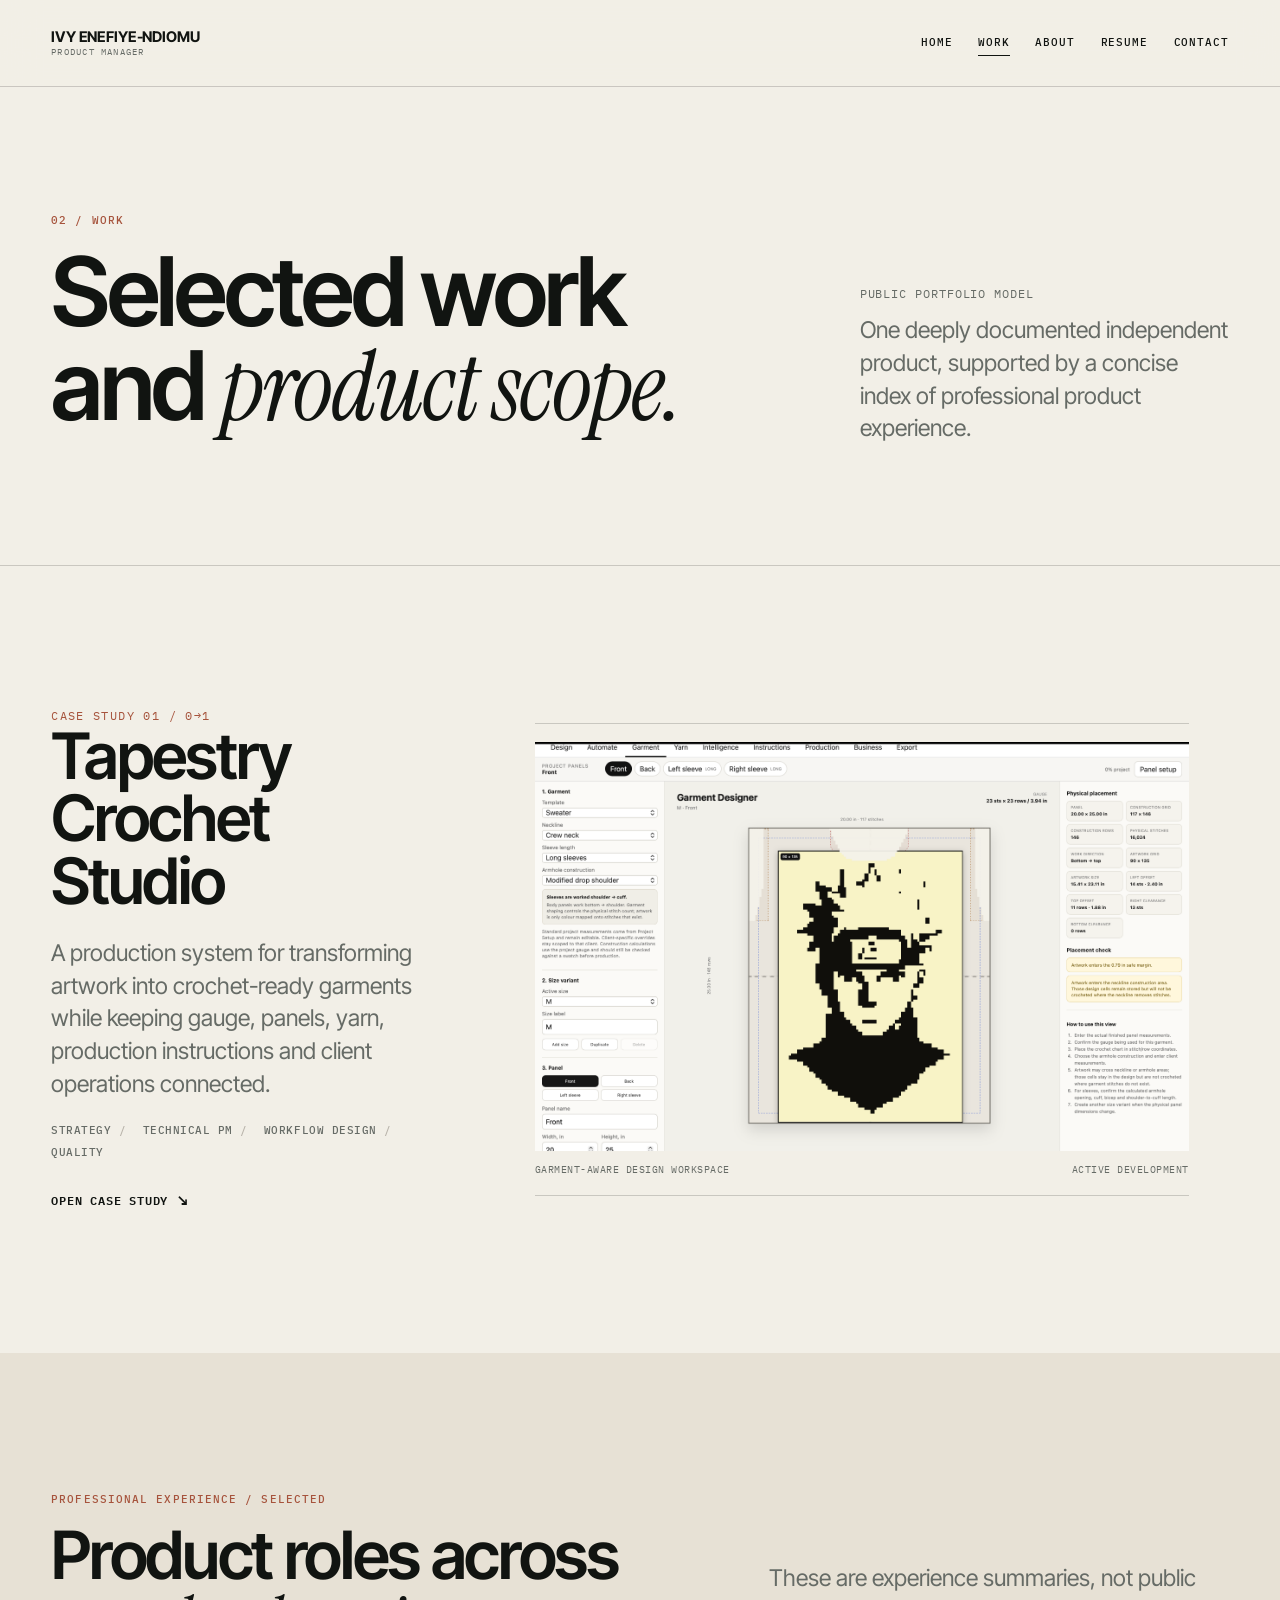
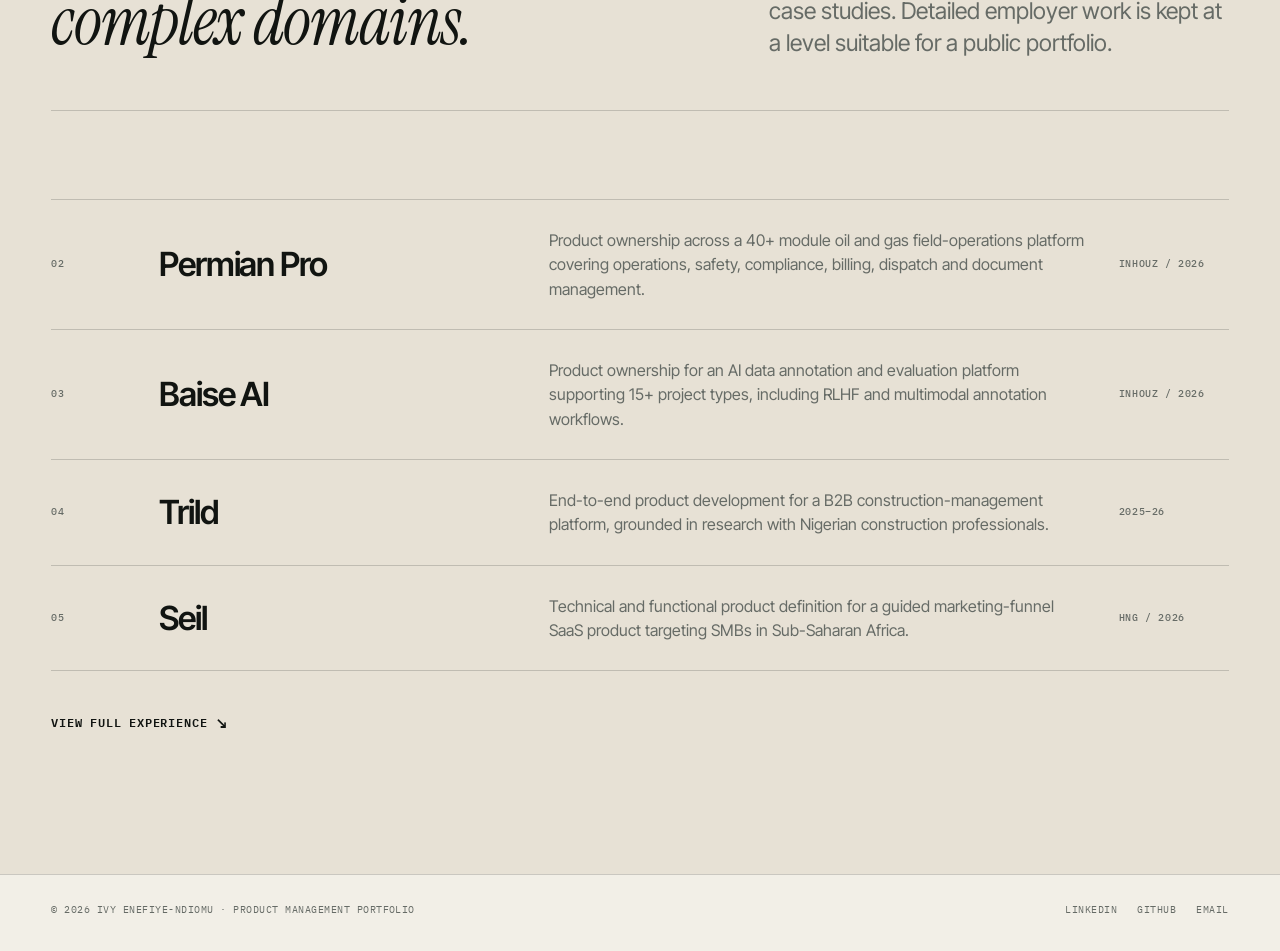
<file: work/index.html>
<!doctype html>
<html lang="en">
<head>
  <meta charset="utf-8">
  <meta name="viewport" content="width=device-width, initial-scale=1">
  <title>Work | Ivy Enefiye-Ndiomu</title>
  <meta name="description" content="Selected product work and professional scope from Ivy Enefiye-Ndiomu across creator tools, energy operations, AI data annotation and construction technology.">
  <meta name="theme-color" content="#f2efe7">
  <meta property="og:type" content="website">
  <meta property="og:title" content="Work | Ivy Enefiye-Ndiomu">
  <meta property="og:description" content="Selected product work and professional scope from Ivy Enefiye-Ndiomu across creator tools, energy operations, AI data annotation and construction technology.">
  <meta property="og:url" content="https://ivy-portfolio.ivyndiomu.workers.dev/">
  <meta property="og:image" content="https://ivy-portfolio.ivyndiomu.workers.dev/assets/img/tapestry/garment-designer.png">
  <meta name="twitter:card" content="summary_large_image">
  <link rel="icon" href="/assets/img/favicon.svg" type="image/svg+xml">
  <link rel="stylesheet" href="/assets/css/styles.css">
  <script src="/assets/js/site-config.js"></script>
  <script src="/assets/js/main.js" defer></script>
</head>
<body><a class="skip-link" href="#main">Skip to content</a>
<header class="site-header">
  <div class="container header-inner">
    <a class="wordmark" href="/" aria-label="Ivy Enefiye-Ndiomu portfolio home"><strong>Ivy Enefiye-Ndiomu</strong><small>Product Manager</small></a>
    <button class="nav-toggle" aria-expanded="false" aria-controls="site-nav">Menu</button>
    <nav class="site-nav" id="site-nav" aria-label="Primary navigation">
      <a href="/" >Home</a>
      <a href="/work/" aria-current="page">Work</a>
      <a href="/about/" >About</a>
      <a href="/resume/" >Resume</a>
      <a href="/contact/" >Contact</a>
    </nav>
  </div>
</header>
<main id="main">
<section class="page-hero">
  <div class="container-wide page-hero-grid">
    <div><div class="section-num">02 / Work</div><h1>Selected work and <span class="display-serif">product scope.</span></h1></div>
    <div class="page-hero-aside"><span class="mono">Public portfolio model</span><p class="lede">One deeply documented independent product, supported by a concise index of professional product experience.</p></div>
  </div>
</section>
<section class="section">
  <div class="container-wide">
    <article class="project-feature">
      <div class="project-copy reveal"><div class="kicker">Case study 01 / 0→1</div><h2 style="font-size:clamp(2.6rem,5vw,5.4rem)">Tapestry Crochet Studio</h2><p class="lede">A production system for transforming artwork into crochet-ready garments while keeping gauge, panels, yarn, production instructions and client operations connected.</p><div class="tag-row"><span>Strategy</span><span>Technical PM</span><span>Workflow design</span><span>Quality</span></div><a class="text-link internal" href="/work/tapestry-crochet-studio/">Open case study</a></div>
      <figure class="project-media reveal"><img src="/assets/img/tapestry/garment-designer.png" alt="Tapestry Crochet Studio garment designer interface"><figcaption class="image-caption"><span>Garment-aware design workspace</span><span>Active development</span></figcaption></figure>
    </article>
  </div>
</section>
<section class="section section-paper-deep">
  <div class="container-wide">
    <div class="section-head reveal"><div><div class="section-num">Professional experience / selected</div><h2>Product roles across <span class="display-serif">complex domains.</span></h2></div><p class="lede">These are experience summaries, not public case studies. Detailed employer work is kept at a level suitable for a public portfolio.</p></div>
    <div class="work-list reveal">
      <div class="work-list-item"><div class="num">02</div><h3>Permian Pro</h3><p>Product ownership across a 40+ module oil and gas field-operations platform covering operations, safety, compliance, billing, dispatch and document management.</p><div class="meta">Inhouz / 2026</div></div>
      <div class="work-list-item"><div class="num">03</div><h3>Baise AI</h3><p>Product ownership for an AI data annotation and evaluation platform supporting 15+ project types, including RLHF and multimodal annotation workflows.</p><div class="meta">Inhouz / 2026</div></div>
      <div class="work-list-item"><div class="num">04</div><h3>Trild</h3><p>End-to-end product development for a B2B construction-management platform, grounded in research with Nigerian construction professionals.</p><div class="meta">2025–26</div></div>
      <div class="work-list-item"><div class="num">05</div><h3>Seil</h3><p>Technical and functional product definition for a guided marketing-funnel SaaS product targeting SMBs in Sub-Saharan Africa.</p><div class="meta">HNG / 2026</div></div>
    </div>
    <div style="margin-top:38px"><a class="text-link internal" href="/resume/">View full experience</a></div>
  </div>
</section>
</main>
<footer class="site-footer">
  <div class="container footer-inner">
    <div>© <span class="js-year"></span> Ivy Enefiye-Ndiomu · Product Management Portfolio</div>
    <div class="footer-links">
      <a class="js-linkedin-link" hidden target="_blank" rel="noreferrer">LinkedIn</a>
      <a class="js-github-link" hidden target="_blank" rel="noreferrer">GitHub</a>
      <a class="js-email-link" hidden>Email</a>
    </div>
  </div>
</footer></body></html>
</file>
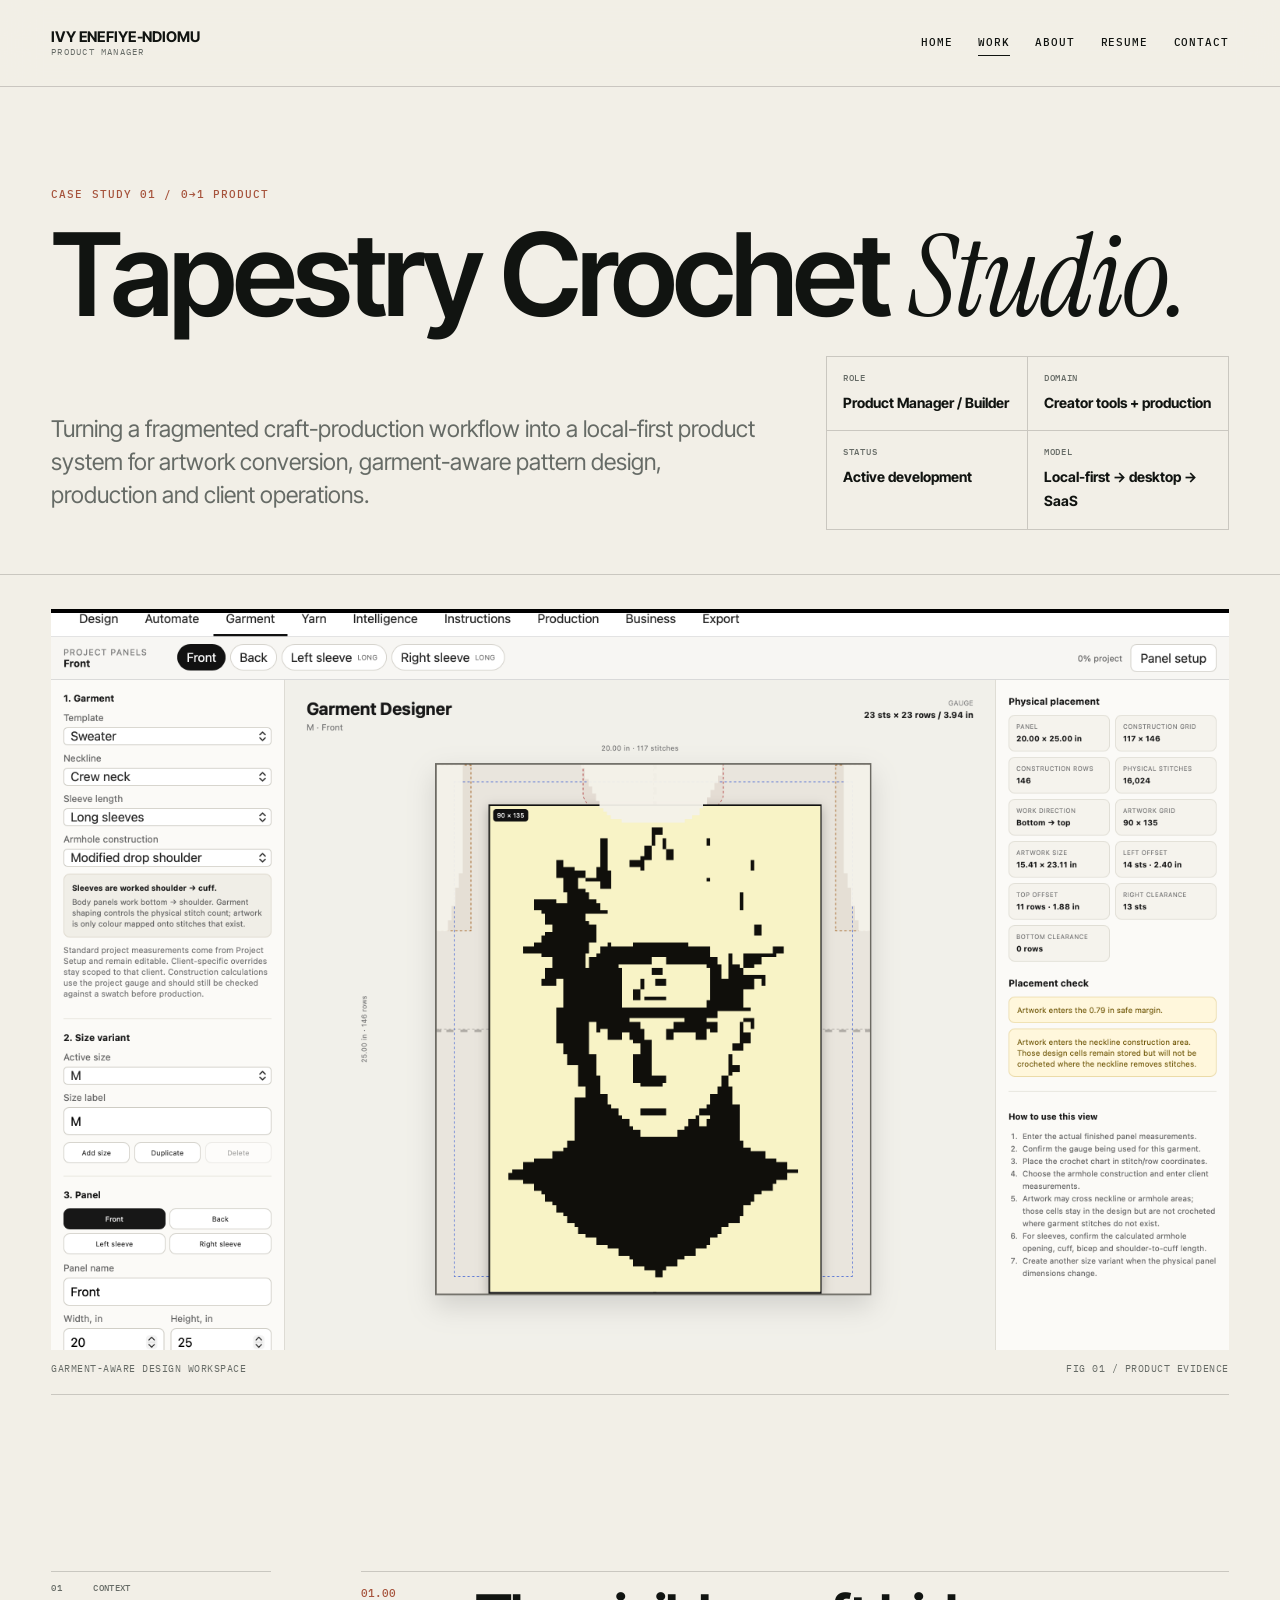
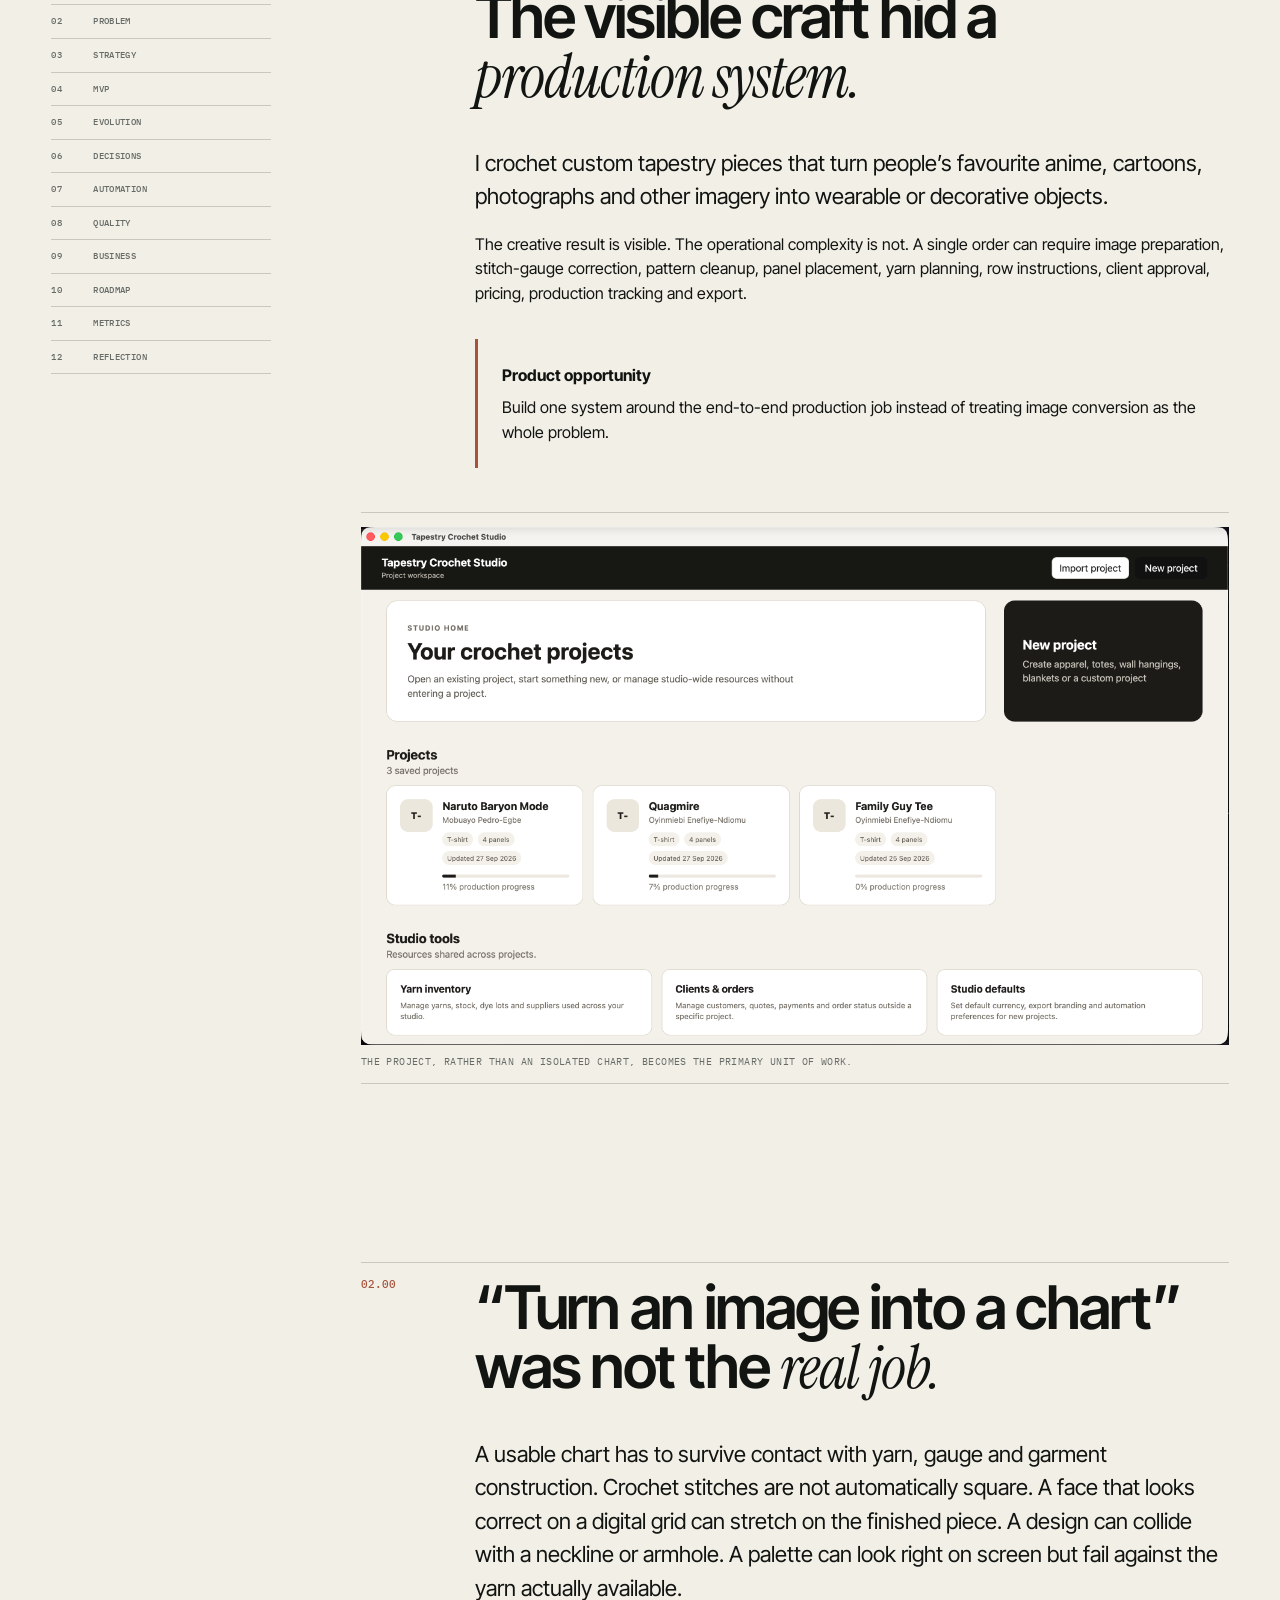
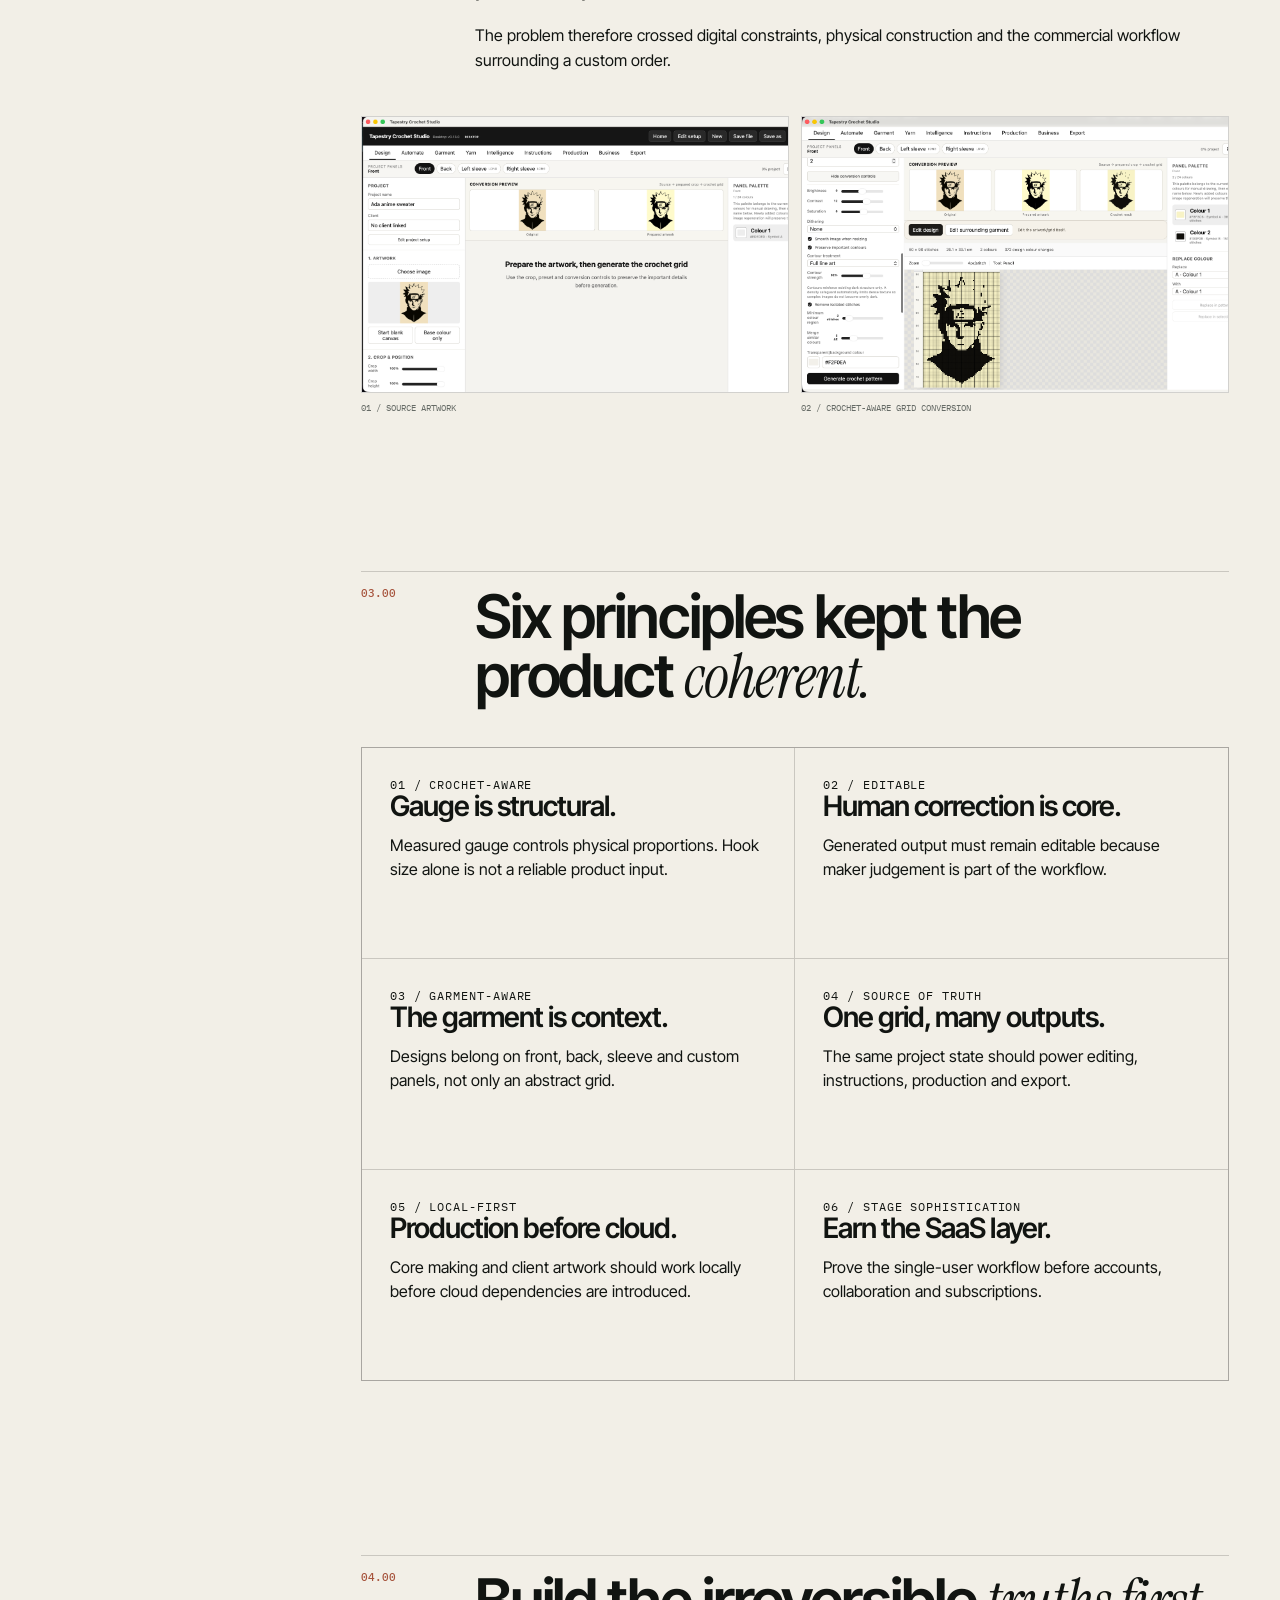
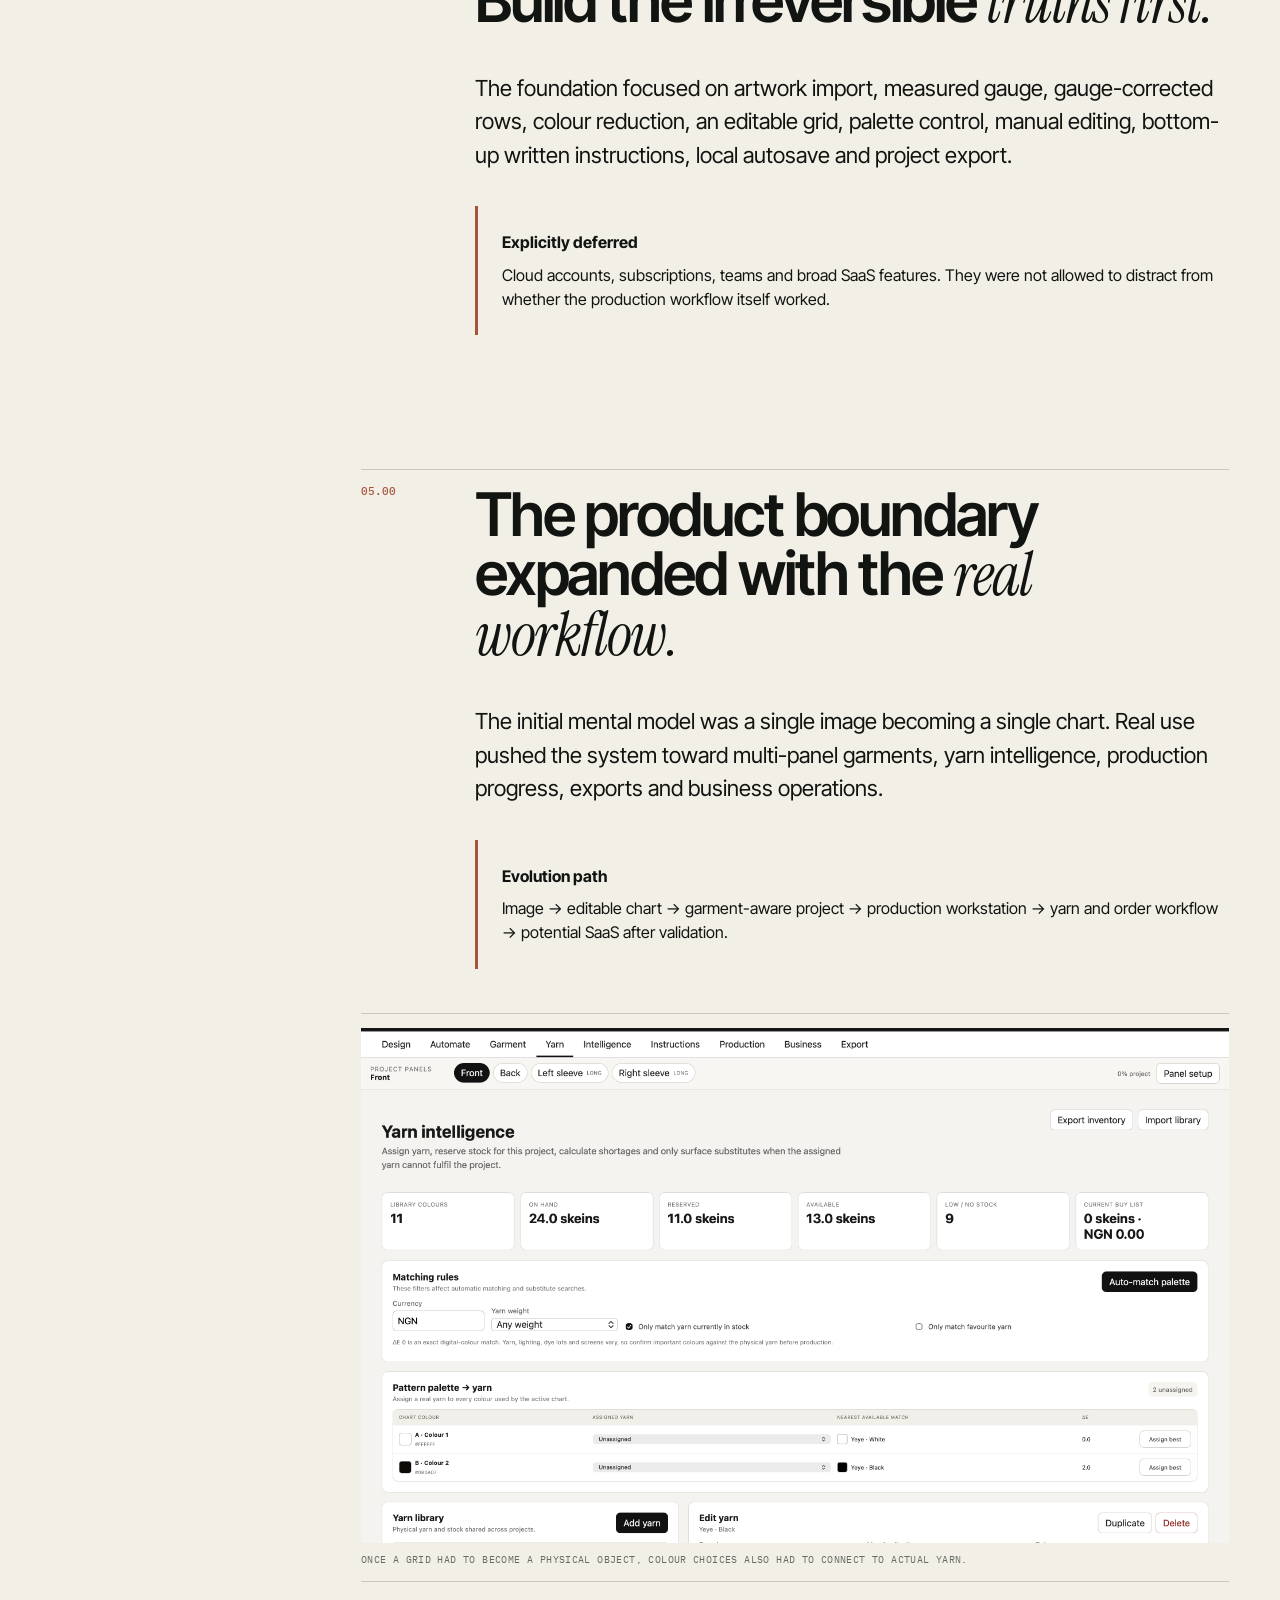
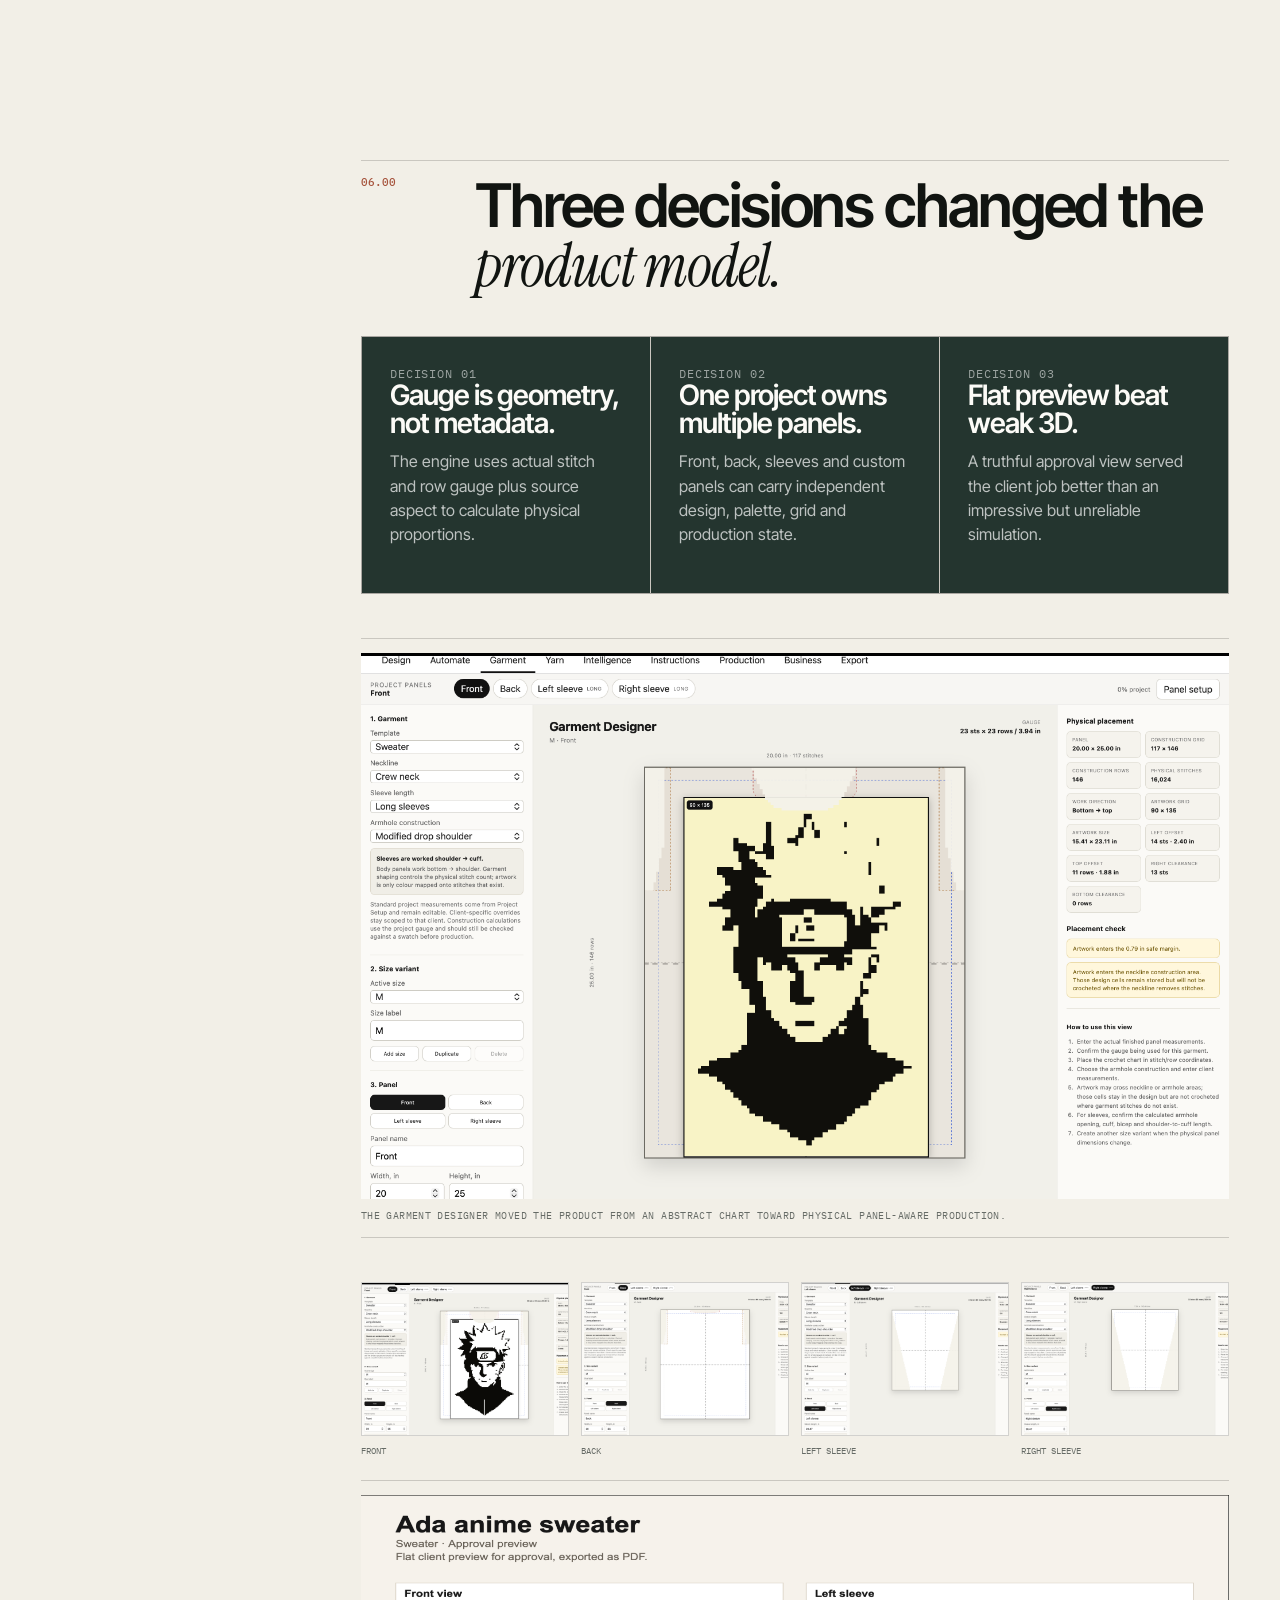
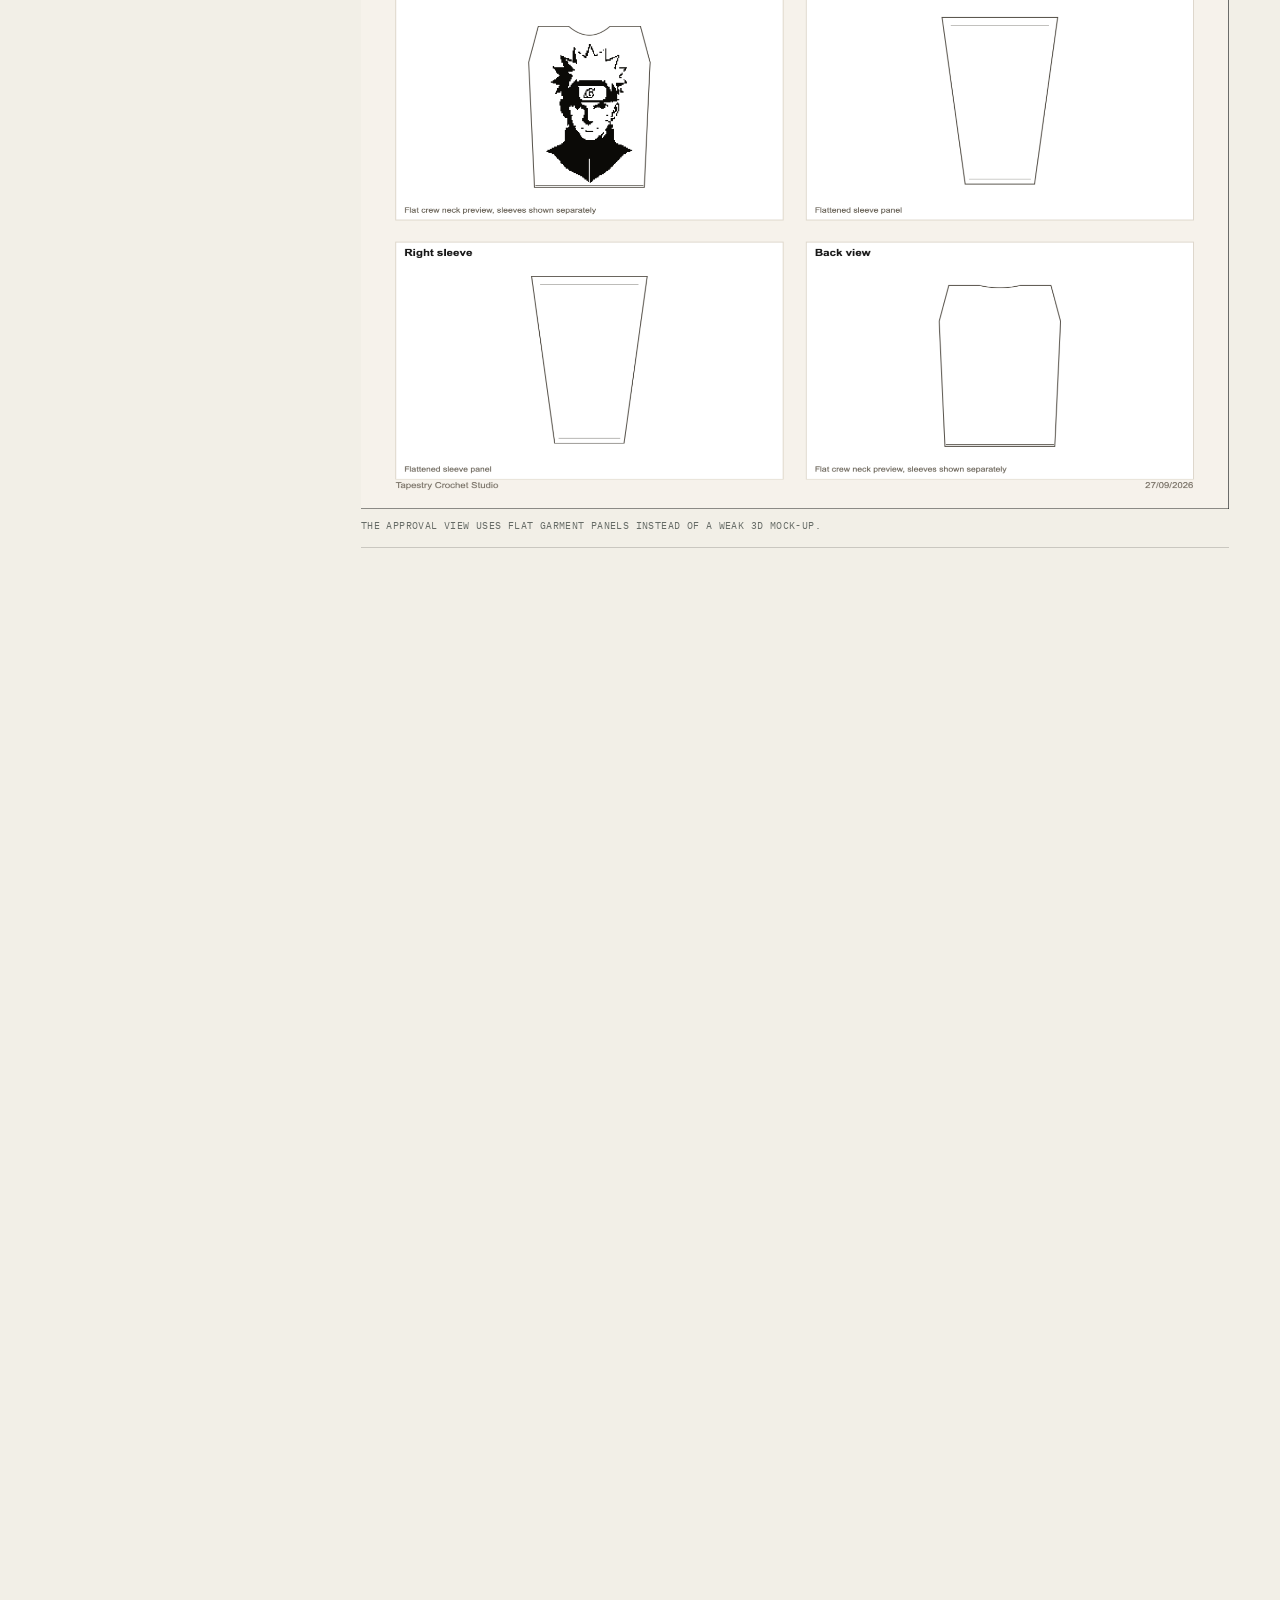
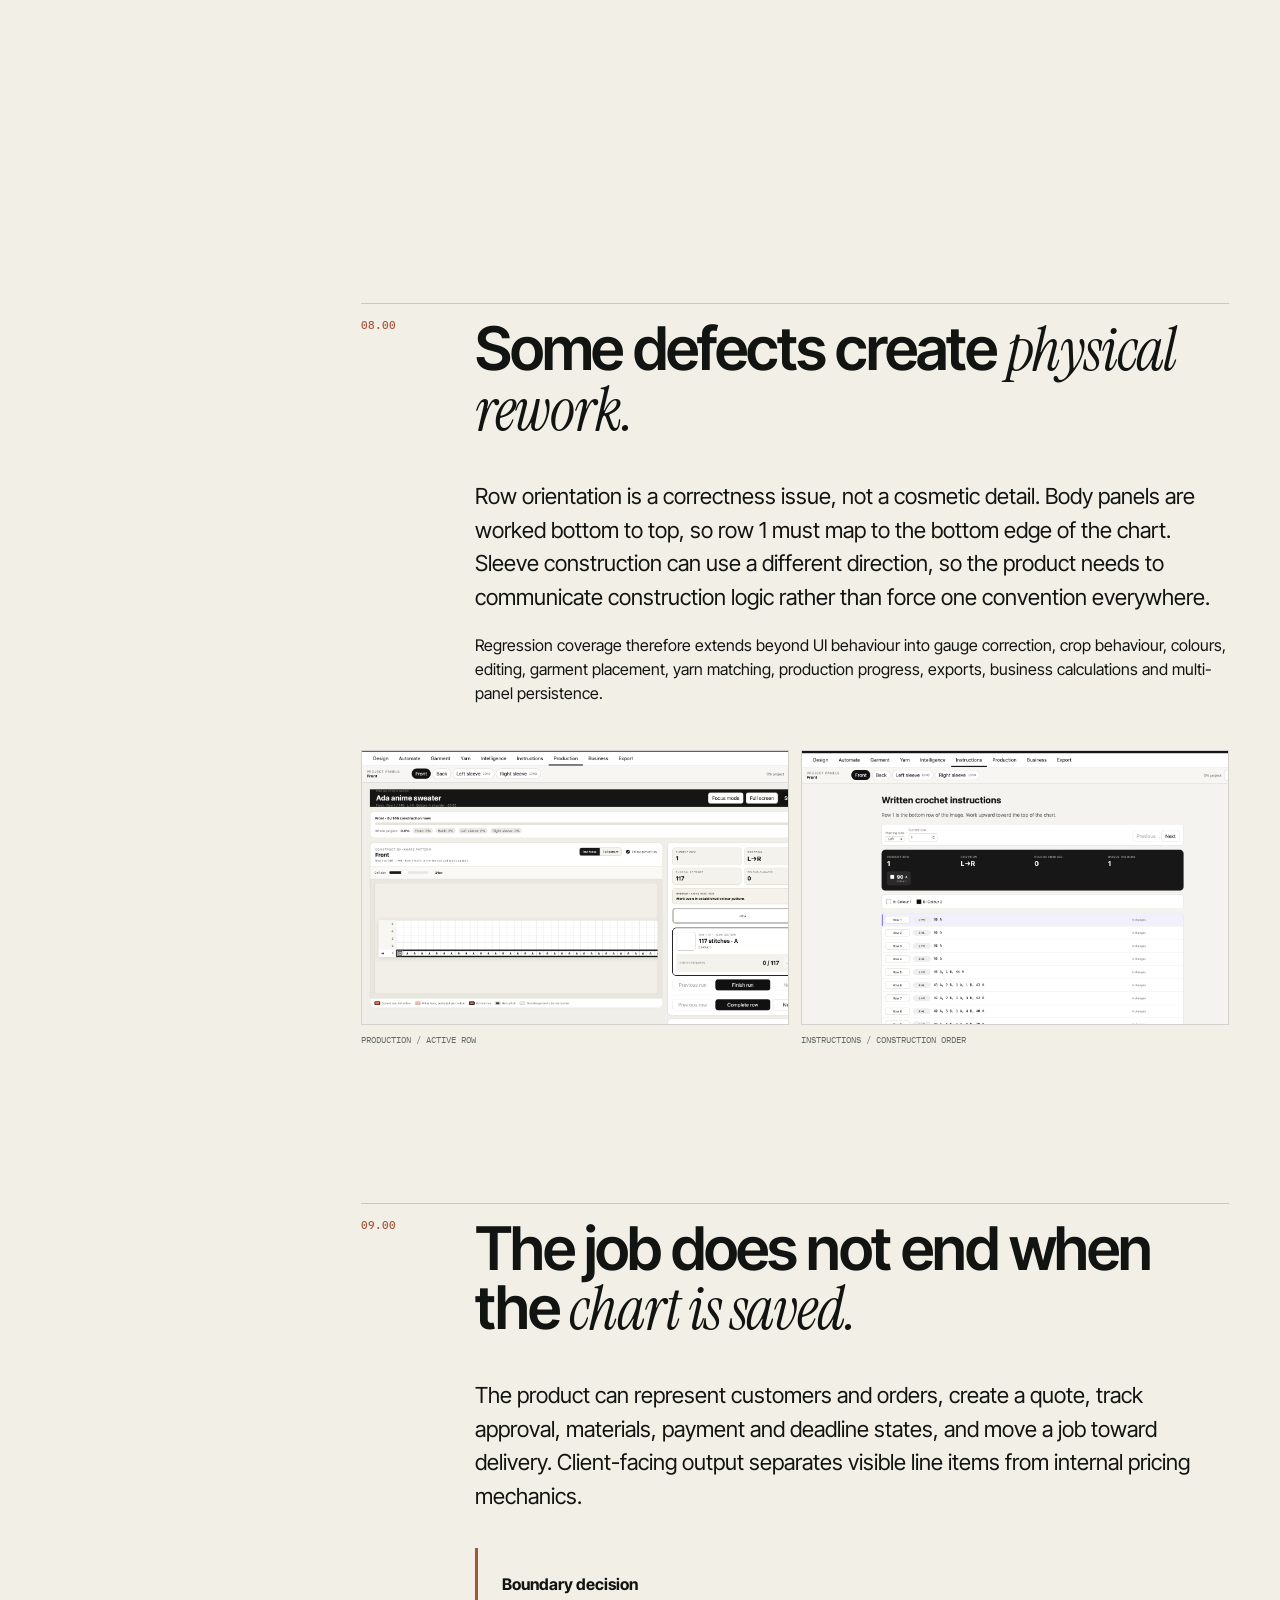
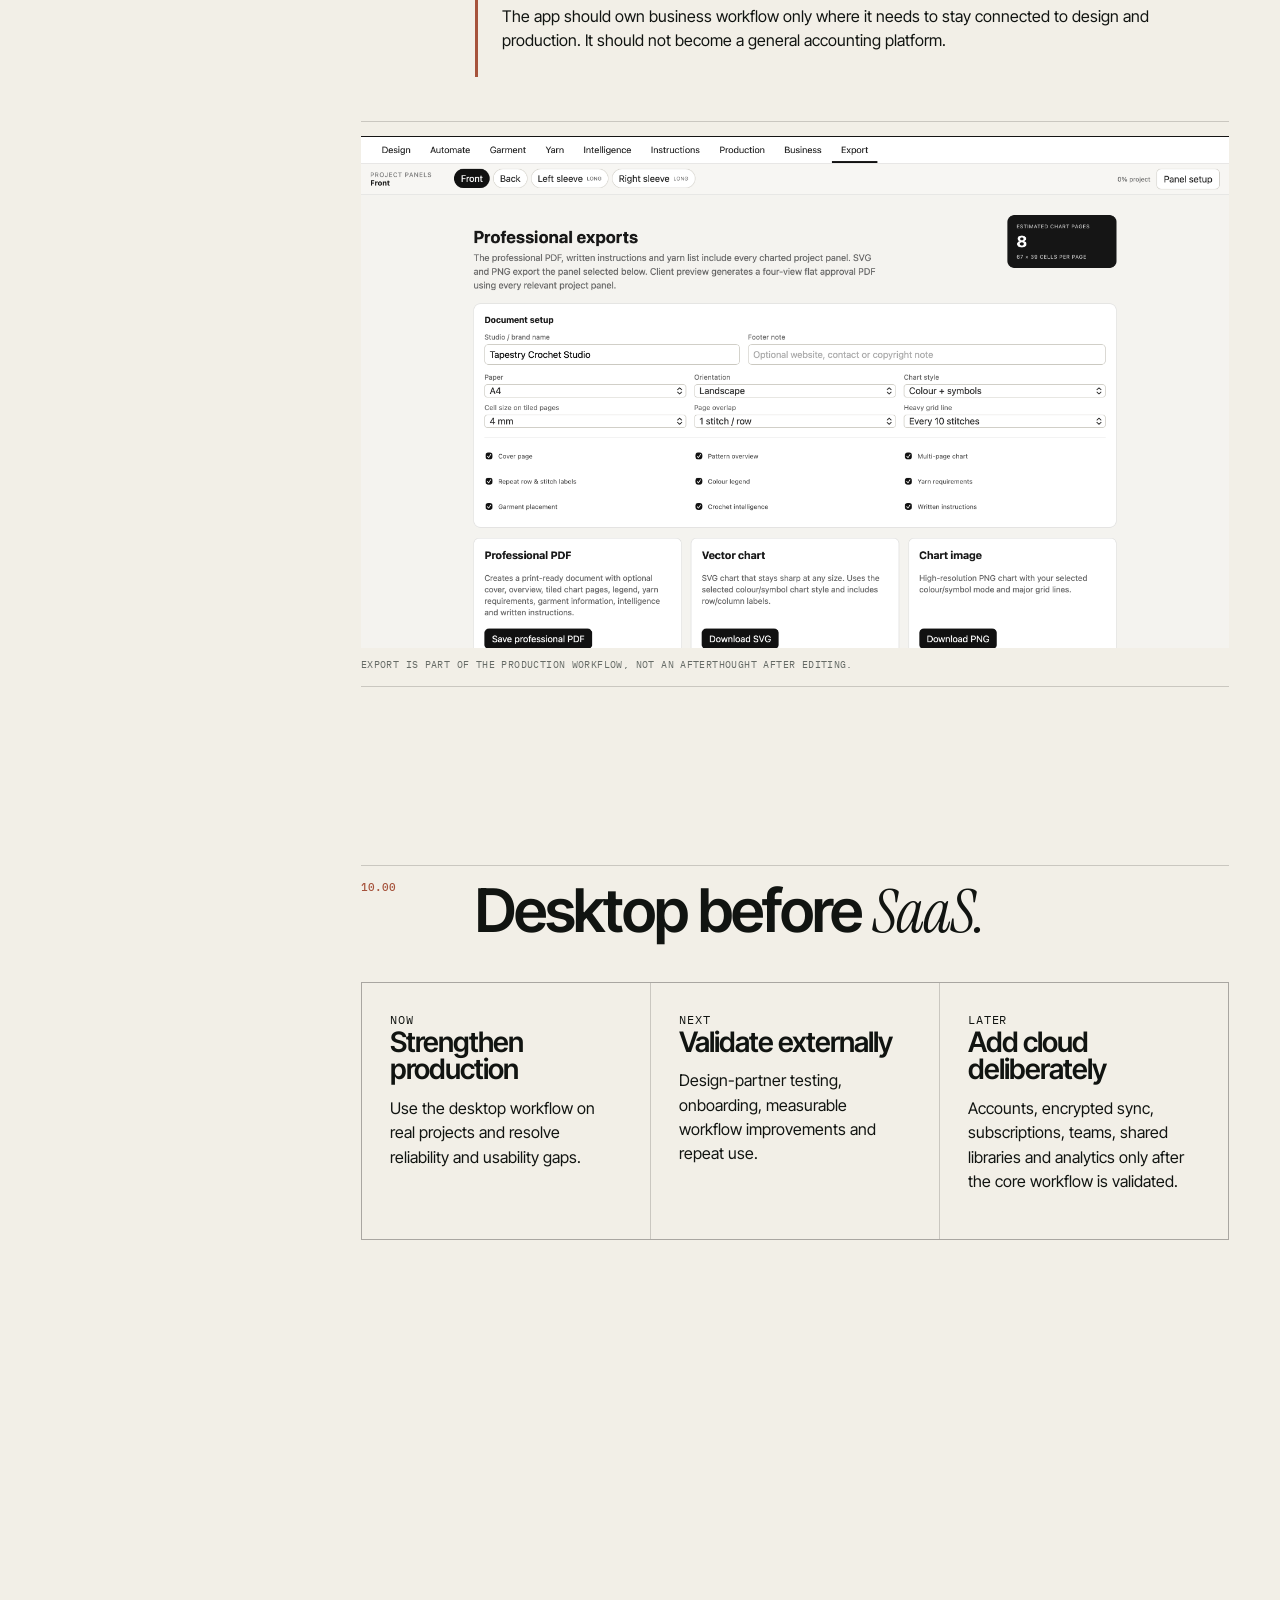
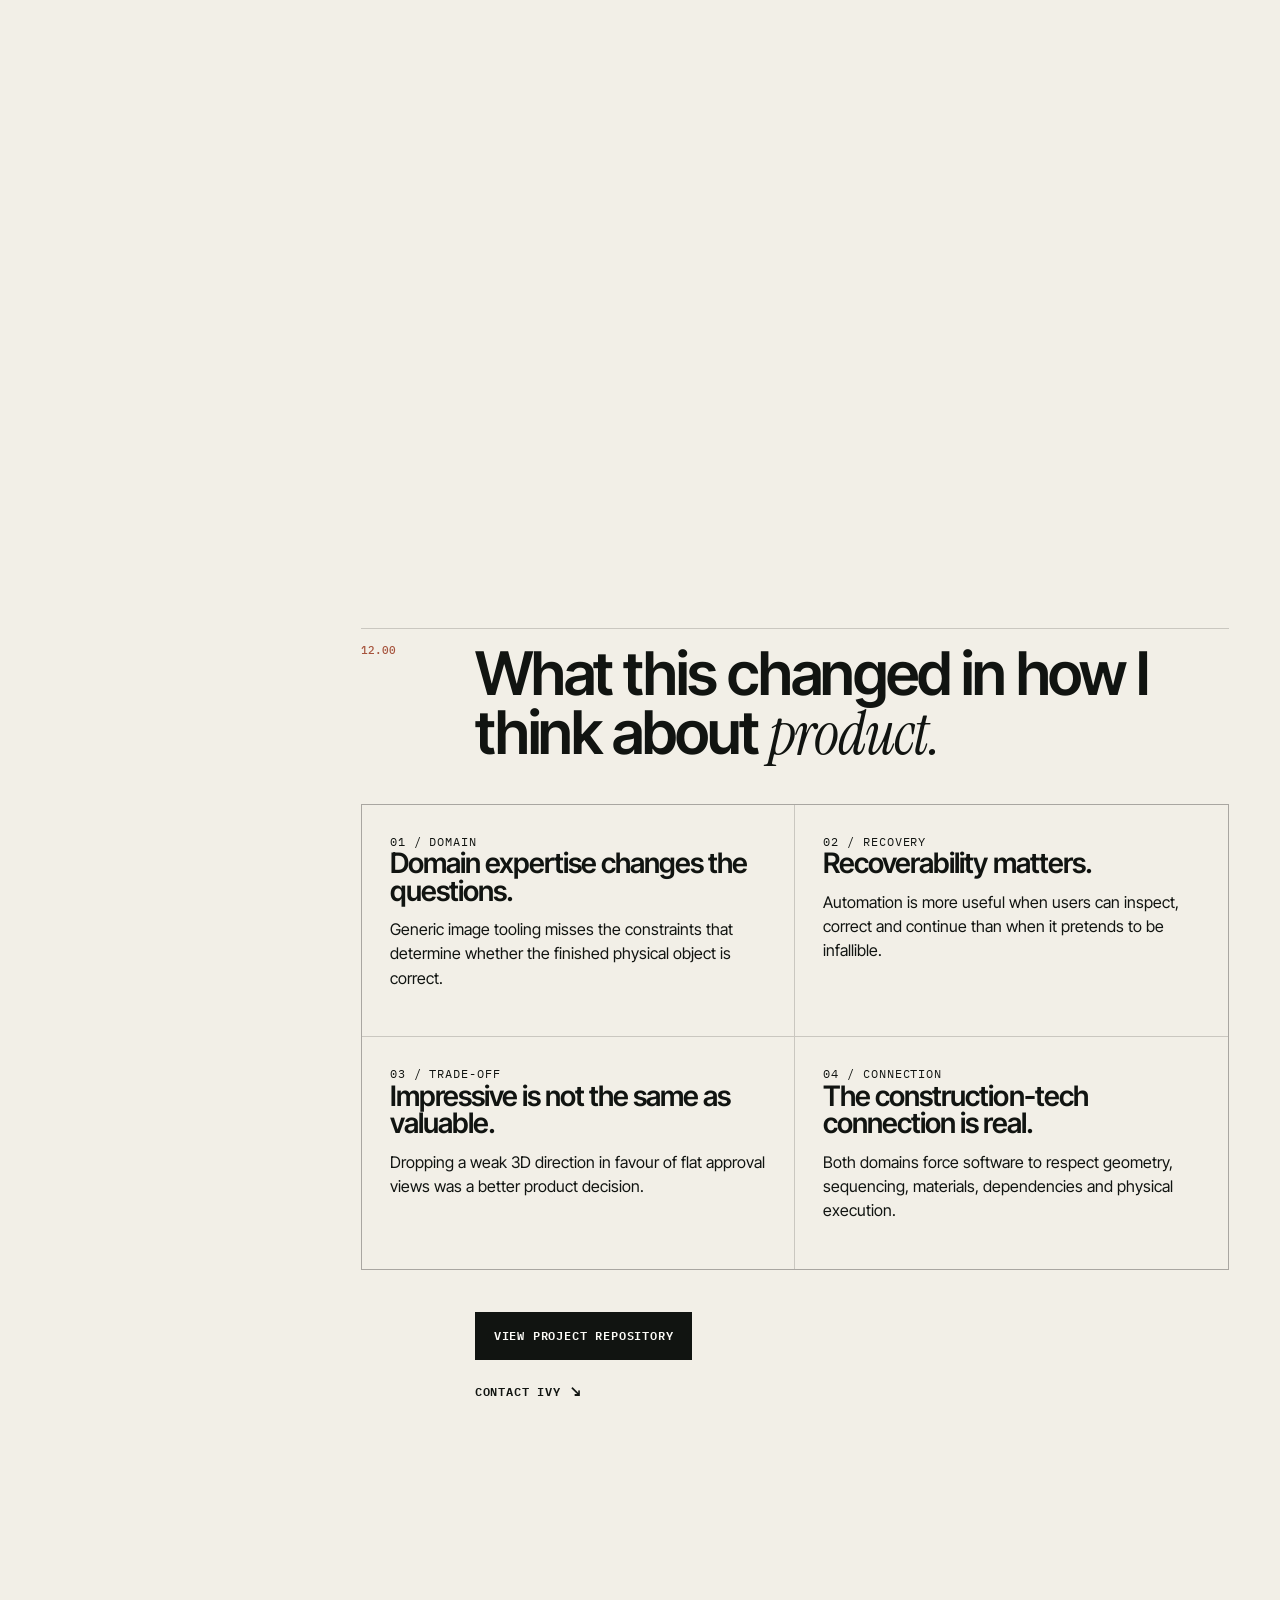
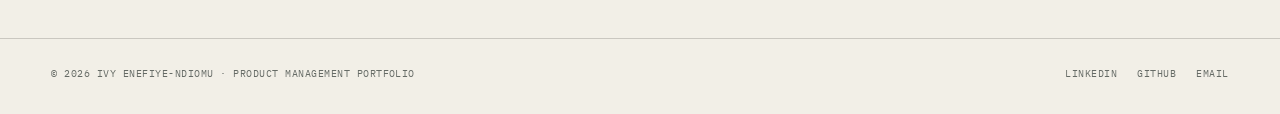
<file: work/tapestry-crochet-studio/index.html>
<!doctype html>
<html lang="en">
<head>
  <meta charset="utf-8">
  <meta name="viewport" content="width=device-width, initial-scale=1">
  <title>Tapestry Crochet Studio Case Study | Ivy Enefiye-Ndiomu</title>
  <meta name="description" content="A product management case study about Tapestry Crochet Studio, a local-first production application spanning artwork conversion, gauge, garment design, automation, production, yarn, exports and business workflow.">
  <meta name="theme-color" content="#f2efe7">
  <meta property="og:type" content="website">
  <meta property="og:title" content="Tapestry Crochet Studio Case Study | Ivy Enefiye-Ndiomu">
  <meta property="og:description" content="A product management case study about Tapestry Crochet Studio, a local-first production application spanning artwork conversion, gauge, garment design, automation, production, yarn, exports and business workflow.">
  <meta property="og:url" content="https://ivy-portfolio.ivyndiomu.workers.dev/work/tapestry-crochet-studio/">
  <meta property="og:image" content="https://ivy-portfolio.ivyndiomu.workers.dev/assets/img/tapestry/garment-designer.png">
  <meta name="twitter:card" content="summary_large_image">
  <link rel="icon" href="/assets/img/favicon.svg" type="image/svg+xml">
  <link rel="stylesheet" href="/assets/css/styles.css">
  <script src="/assets/js/site-config.js"></script>
  <script src="/assets/js/main.js" defer></script>
</head>
<body><a class="skip-link" href="#main">Skip to content</a>
<div class="reading-progress" aria-hidden="true"></div>
<header class="site-header">
  <div class="container header-inner">
    <a class="wordmark" href="/" aria-label="Ivy Enefiye-Ndiomu portfolio home"><strong>Ivy Enefiye-Ndiomu</strong><small>Product Manager</small></a>
    <button class="nav-toggle" aria-expanded="false" aria-controls="site-nav">Menu</button>
    <nav class="site-nav" id="site-nav" aria-label="Primary navigation">
      <a href="/">Home</a><a href="/work/" aria-current="page">Work</a><a href="/about/">About</a><a href="/resume/">Resume</a><a href="/contact/">Contact</a>
    </nav>
  </div>
</header>
<main id="main">
<section class="case-hero">
  <div class="container-wide">
    <div class="section-num">Case study 01 / 0→1 product</div>
    <h1>Tapestry Crochet <span class="display-serif">Studio.</span></h1>
    <div class="case-summary">
      <p class="lede">Turning a fragmented craft-production workflow into a local-first product system for artwork conversion, garment-aware pattern design, production and client operations.</p>
      <div class="case-meta">
        <div><small>Role</small><strong>Product Manager / Builder</strong></div>
        <div><small>Domain</small><strong>Creator tools + production</strong></div>
        <div><small>Status</small><strong>Active development</strong></div>
        <div><small>Model</small><strong>Local-first → desktop → SaaS</strong></div>
      </div>
    </div>
  </div>
</section>
<figure class="case-cover container-wide reveal">
  <img src="/assets/img/tapestry/garment-designer.png" alt="Tapestry Crochet Studio garment designer interface">
  <figcaption class="image-caption"><span>Garment-aware design workspace</span><span>FIG 01 / Product evidence</span></figcaption>
</figure>

<section class="section-sm">
  <div class="container-wide case-layout">
    <aside class="case-toc" aria-label="Case study contents">
      <a href="#context"><span>01</span><span>Context</span></a>
      <a href="#problem"><span>02</span><span>Problem</span></a>
      <a href="#strategy"><span>03</span><span>Strategy</span></a>
      <a href="#mvp"><span>04</span><span>MVP</span></a>
      <a href="#evolution"><span>05</span><span>Evolution</span></a>
      <a href="#decisions"><span>06</span><span>Decisions</span></a>
      <a href="#automation"><span>07</span><span>Automation</span></a>
      <a href="#quality"><span>08</span><span>Quality</span></a>
      <a href="#business"><span>09</span><span>Business</span></a>
      <a href="#roadmap"><span>10</span><span>Roadmap</span></a>
      <a href="#metrics"><span>11</span><span>Metrics</span></a>
      <a href="#reflection"><span>12</span><span>Reflection</span></a>
    </aside>

    <div class="case-content">
      <section id="context" class="case-section reveal">
        <header class="case-section-header"><div class="num">01.00</div><h2>The visible craft hid a <span class="display-serif">production system.</span></h2></header>
        <div class="case-copy">
          <p>I crochet custom tapestry pieces that turn people’s favourite anime, cartoons, photographs and other imagery into wearable or decorative objects.</p>
          <p>The creative result is visible. The operational complexity is not. A single order can require image preparation, stitch-gauge correction, pattern cleanup, panel placement, yarn planning, row instructions, client approval, pricing, production tracking and export.</p>
          <div class="case-callout"><strong>Product opportunity</strong><p>Build one system around the end-to-end production job instead of treating image conversion as the whole problem.</p></div>
        </div>
        <figure class="case-media"><img src="/assets/img/tapestry/home-screen.png" alt="Tapestry Crochet Studio home screen"><figcaption>The project, rather than an isolated chart, becomes the primary unit of work.</figcaption></figure>
      </section>

      <section id="problem" class="case-section reveal">
        <header class="case-section-header"><div class="num">02.00</div><h2>“Turn an image into a chart” was not the <span class="display-serif">real job.</span></h2></header>
        <div class="case-copy">
          <p>A usable chart has to survive contact with yarn, gauge and garment construction. Crochet stitches are not automatically square. A face that looks correct on a digital grid can stretch on the finished piece. A design can collide with a neckline or armhole. A palette can look right on screen but fail against the yarn actually available.</p>
          <p>The problem therefore crossed digital constraints, physical construction and the commercial workflow surrounding a custom order.</p>
        </div>
        <div class="media-pair">
          <figure><img src="/assets/img/tapestry/imported-artwork.png" alt="Imported artwork in Tapestry Crochet Studio"><figcaption>01 / Source artwork</figcaption></figure>
          <figure><img src="/assets/img/tapestry/image-to-grid-conversion.png" alt="Artwork converted into a crochet grid"><figcaption>02 / Crochet-aware grid conversion</figcaption></figure>
        </div>
      </section>

      <section id="strategy" class="case-section reveal">
        <header class="case-section-header"><div class="num">03.00</div><h2>Six principles kept the product <span class="display-serif">coherent.</span></h2></header>
        <div class="principle-grid">
          <div class="principle"><div class="mono">01 / Crochet-aware</div><h3>Gauge is structural.</h3><p>Measured gauge controls physical proportions. Hook size alone is not a reliable product input.</p></div>
          <div class="principle"><div class="mono">02 / Editable</div><h3>Human correction is core.</h3><p>Generated output must remain editable because maker judgement is part of the workflow.</p></div>
          <div class="principle"><div class="mono">03 / Garment-aware</div><h3>The garment is context.</h3><p>Designs belong on front, back, sleeve and custom panels, not only an abstract grid.</p></div>
          <div class="principle"><div class="mono">04 / Source of truth</div><h3>One grid, many outputs.</h3><p>The same project state should power editing, instructions, production and export.</p></div>
          <div class="principle"><div class="mono">05 / Local-first</div><h3>Production before cloud.</h3><p>Core making and client artwork should work locally before cloud dependencies are introduced.</p></div>
          <div class="principle"><div class="mono">06 / Stage sophistication</div><h3>Earn the SaaS layer.</h3><p>Prove the single-user workflow before accounts, collaboration and subscriptions.</p></div>
        </div>
      </section>

      <section id="mvp" class="case-section reveal">
        <header class="case-section-header"><div class="num">04.00</div><h2>Build the irreversible <span class="display-serif">truths first.</span></h2></header>
        <div class="case-copy">
          <p>The foundation focused on artwork import, measured gauge, gauge-corrected rows, colour reduction, an editable grid, palette control, manual editing, bottom-up written instructions, local autosave and project export.</p>
          <div class="case-callout"><strong>Explicitly deferred</strong><p>Cloud accounts, subscriptions, teams and broad SaaS features. They were not allowed to distract from whether the production workflow itself worked.</p></div>
        </div>
      </section>

      <section id="evolution" class="case-section reveal">
        <header class="case-section-header"><div class="num">05.00</div><h2>The product boundary expanded with the <span class="display-serif">real workflow.</span></h2></header>
        <div class="case-copy">
          <p>The initial mental model was a single image becoming a single chart. Real use pushed the system toward multi-panel garments, yarn intelligence, production progress, exports and business operations.</p>
          <div class="case-callout"><strong>Evolution path</strong><p>Image → editable chart → garment-aware project → production workstation → yarn and order workflow → potential SaaS after validation.</p></div>
        </div>
        <figure class="case-media"><img src="/assets/img/tapestry/yarn-intelligence.png" alt="Yarn intelligence in Tapestry Crochet Studio"><figcaption>Once a grid had to become a physical object, colour choices also had to connect to actual yarn.</figcaption></figure>
      </section>

      <section id="decisions" class="case-section reveal">
        <header class="case-section-header"><div class="num">06.00</div><h2>Three decisions changed the <span class="display-serif">product model.</span></h2></header>
        <div class="decision-grid">
          <article class="decision"><div class="mono">Decision 01</div><h3>Gauge is geometry, not metadata.</h3><p>The engine uses actual stitch and row gauge plus source aspect to calculate physical proportions.</p></article>
          <article class="decision"><div class="mono">Decision 02</div><h3>One project owns multiple panels.</h3><p>Front, back, sleeves and custom panels can carry independent design, palette, grid and production state.</p></article>
          <article class="decision"><div class="mono">Decision 03</div><h3>Flat preview beat weak 3D.</h3><p>A truthful approval view served the client job better than an impressive but unreliable simulation.</p></article>
        </div>
        <figure class="case-media"><img src="/assets/img/tapestry/garment-designer.png" alt="Garment designer interface"><figcaption>The garment designer moved the product from an abstract chart toward physical panel-aware production.</figcaption></figure>
        <div class="media-four">
          <figure><img src="/assets/img/tapestry/front-panel.png" alt="Front garment panel"><figcaption>Front</figcaption></figure>
          <figure><img src="/assets/img/tapestry/back-panel.png" alt="Back garment panel"><figcaption>Back</figcaption></figure>
          <figure><img src="/assets/img/tapestry/left-sleeve.png" alt="Left sleeve panel"><figcaption>Left sleeve</figcaption></figure>
          <figure><img src="/assets/img/tapestry/right-sleeve.png" alt="Right sleeve panel"><figcaption>Right sleeve</figcaption></figure>
        </div>
        <figure class="case-media"><img src="/assets/img/tapestry/client-preview.png" alt="Flat client preview generated by Tapestry Crochet Studio"><figcaption>The approval view uses flat garment panels instead of a weak 3D mock-up.</figcaption></figure>
      </section>

      <section id="automation" class="case-section reveal">
        <header class="case-section-header"><div class="num">07.00</div><h2>Automation proposes. The maker remains <span class="display-serif">in control.</span></h2></header>
        <div class="case-copy">
          <p>Early background-removal approaches could remove the subject itself. The response was not to hide the failure behind stronger automation claims. The system moved toward conservative, recoverable controls such as tolerance, subject protection, smoothing, hole fill and largest-subject retention.</p>
          <p>The broader principle is consistent: automated output should remain inspectable and editable.</p>
        </div>
        <figure class="case-media"><img src="/assets/img/tapestry/background-removal-controls.png" alt="Background removal and subject protection controls"><figcaption>Recoverable controls are more useful than one-click automation that fails silently.</figcaption></figure>
      </section>

      <section id="quality" class="case-section reveal">
        <header class="case-section-header"><div class="num">08.00</div><h2>Some defects create <span class="display-serif">physical rework.</span></h2></header>
        <div class="case-copy">
          <p>Row orientation is a correctness issue, not a cosmetic detail. Body panels are worked bottom to top, so row 1 must map to the bottom edge of the chart. Sleeve construction can use a different direction, so the product needs to communicate construction logic rather than force one convention everywhere.</p>
          <p>Regression coverage therefore extends beyond UI behaviour into gauge correction, crop behaviour, colours, editing, garment placement, yarn matching, production progress, exports, business calculations and multi-panel persistence.</p>
        </div>
        <div class="media-pair">
          <figure><img src="/assets/img/tapestry/production-row-focus.png" alt="Production mode focused on the active row"><figcaption>Production / active row</figcaption></figure>
          <figure><img src="/assets/img/tapestry/written-instructions.png" alt="Bottom-up written crochet instructions"><figcaption>Instructions / construction order</figcaption></figure>
        </div>
      </section>

      <section id="business" class="case-section reveal">
        <header class="case-section-header"><div class="num">09.00</div><h2>The job does not end when the <span class="display-serif">chart is saved.</span></h2></header>
        <div class="case-copy">
          <p>The product can represent customers and orders, create a quote, track approval, materials, payment and deadline states, and move a job toward delivery. Client-facing output separates visible line items from internal pricing mechanics.</p>
          <div class="case-callout"><strong>Boundary decision</strong><p>The app should own business workflow only where it needs to stay connected to design and production. It should not become a general accounting platform.</p></div>
        </div>
        <figure class="case-media"><img src="/assets/img/tapestry/export-page.png" alt="Professional export options"><figcaption>Export is part of the production workflow, not an afterthought after editing.</figcaption></figure>
      </section>

      <section id="roadmap" class="case-section reveal">
        <header class="case-section-header"><div class="num">10.00</div><h2>Desktop before <span class="display-serif">SaaS.</span></h2></header>
        <div class="roadmap-grid">
          <div class="roadmap-card"><div class="mono">Now</div><h3>Strengthen production</h3><p>Use the desktop workflow on real projects and resolve reliability and usability gaps.</p></div>
          <div class="roadmap-card"><div class="mono">Next</div><h3>Validate externally</h3><p>Design-partner testing, onboarding, measurable workflow improvements and repeat use.</p></div>
          <div class="roadmap-card"><div class="mono">Later</div><h3>Add cloud deliberately</h3><p>Accounts, encrypted sync, subscriptions, teams, shared libraries and analytics only after the core workflow is validated.</p></div>
        </div>
      </section>

      <section id="metrics" class="case-section reveal">
        <header class="case-section-header"><div class="num">11.00</div><h2>The next stage is validation, not <span class="display-serif">feature volume.</span></h2></header>
        <div class="case-copy"><p>This case study does not claim user growth, revenue, time savings or product-market fit that have not been measured. The next stage is to instrument the core workflow and test whether makers return.</p></div>
        <div class="metrics-list">
          <div><span class="mono">01</span><span>Activation: project → gauge → pattern/freestyle → valid panel → production/export.</span></div>
          <div><span class="mono">02</span><span>Time to production-ready panel versus the maker’s current workflow.</span></div>
          <div><span class="mono">03</span><span>Manual correction burden by generated pattern and correction type.</span></div>
          <div><span class="mono">04</span><span>Project save, migration and export success rates.</span></div>
          <div><span class="mono">05</span><span>Repeat project creation within 30 days.</span></div>
          <div><span class="mono">06</span><span>For business makers: quote-to-deposit conversion and lead-time visibility.</span></div>
        </div>
      </section>

      <section id="reflection" class="case-section reveal">
        <header class="case-section-header"><div class="num">12.00</div><h2>What this changed in how I think about <span class="display-serif">product.</span></h2></header>
        <div class="principle-grid">
          <div class="principle"><div class="mono">01 / Domain</div><h3>Domain expertise changes the questions.</h3><p>Generic image tooling misses the constraints that determine whether the finished physical object is correct.</p></div>
          <div class="principle"><div class="mono">02 / Recovery</div><h3>Recoverability matters.</h3><p>Automation is more useful when users can inspect, correct and continue than when it pretends to be infallible.</p></div>
          <div class="principle"><div class="mono">03 / Trade-off</div><h3>Impressive is not the same as valuable.</h3><p>Dropping a weak 3D direction in favour of flat approval views was a better product decision.</p></div>
          <div class="principle"><div class="mono">04 / Connection</div><h3>The construction-tech connection is real.</h3><p>Both domains force software to respect geometry, sequencing, materials, dependencies and physical execution.</p></div>
        </div>
        <div class="case-copy" style="margin-top:42px"><p><a class="button dark" href="https://github.com/ivyndiomu/tapestry-crochet-studio" target="_blank" rel="noreferrer">View project repository</a></p><p><a class="text-link internal" href="/contact/">Contact Ivy</a></p></div>
      </section>
    </div>
  </div>
</section>
</main>
<footer class="site-footer">
  <div class="container footer-inner">
    <div>© <span class="js-year"></span> Ivy Enefiye-Ndiomu · Product Management Portfolio</div>
    <div class="footer-links"><a class="js-linkedin-link" hidden target="_blank" rel="noreferrer">LinkedIn</a><a class="js-github-link" hidden target="_blank" rel="noreferrer">GitHub</a><a class="js-email-link" hidden>Email</a></div>
  </div>
</footer></body></html>
</file>
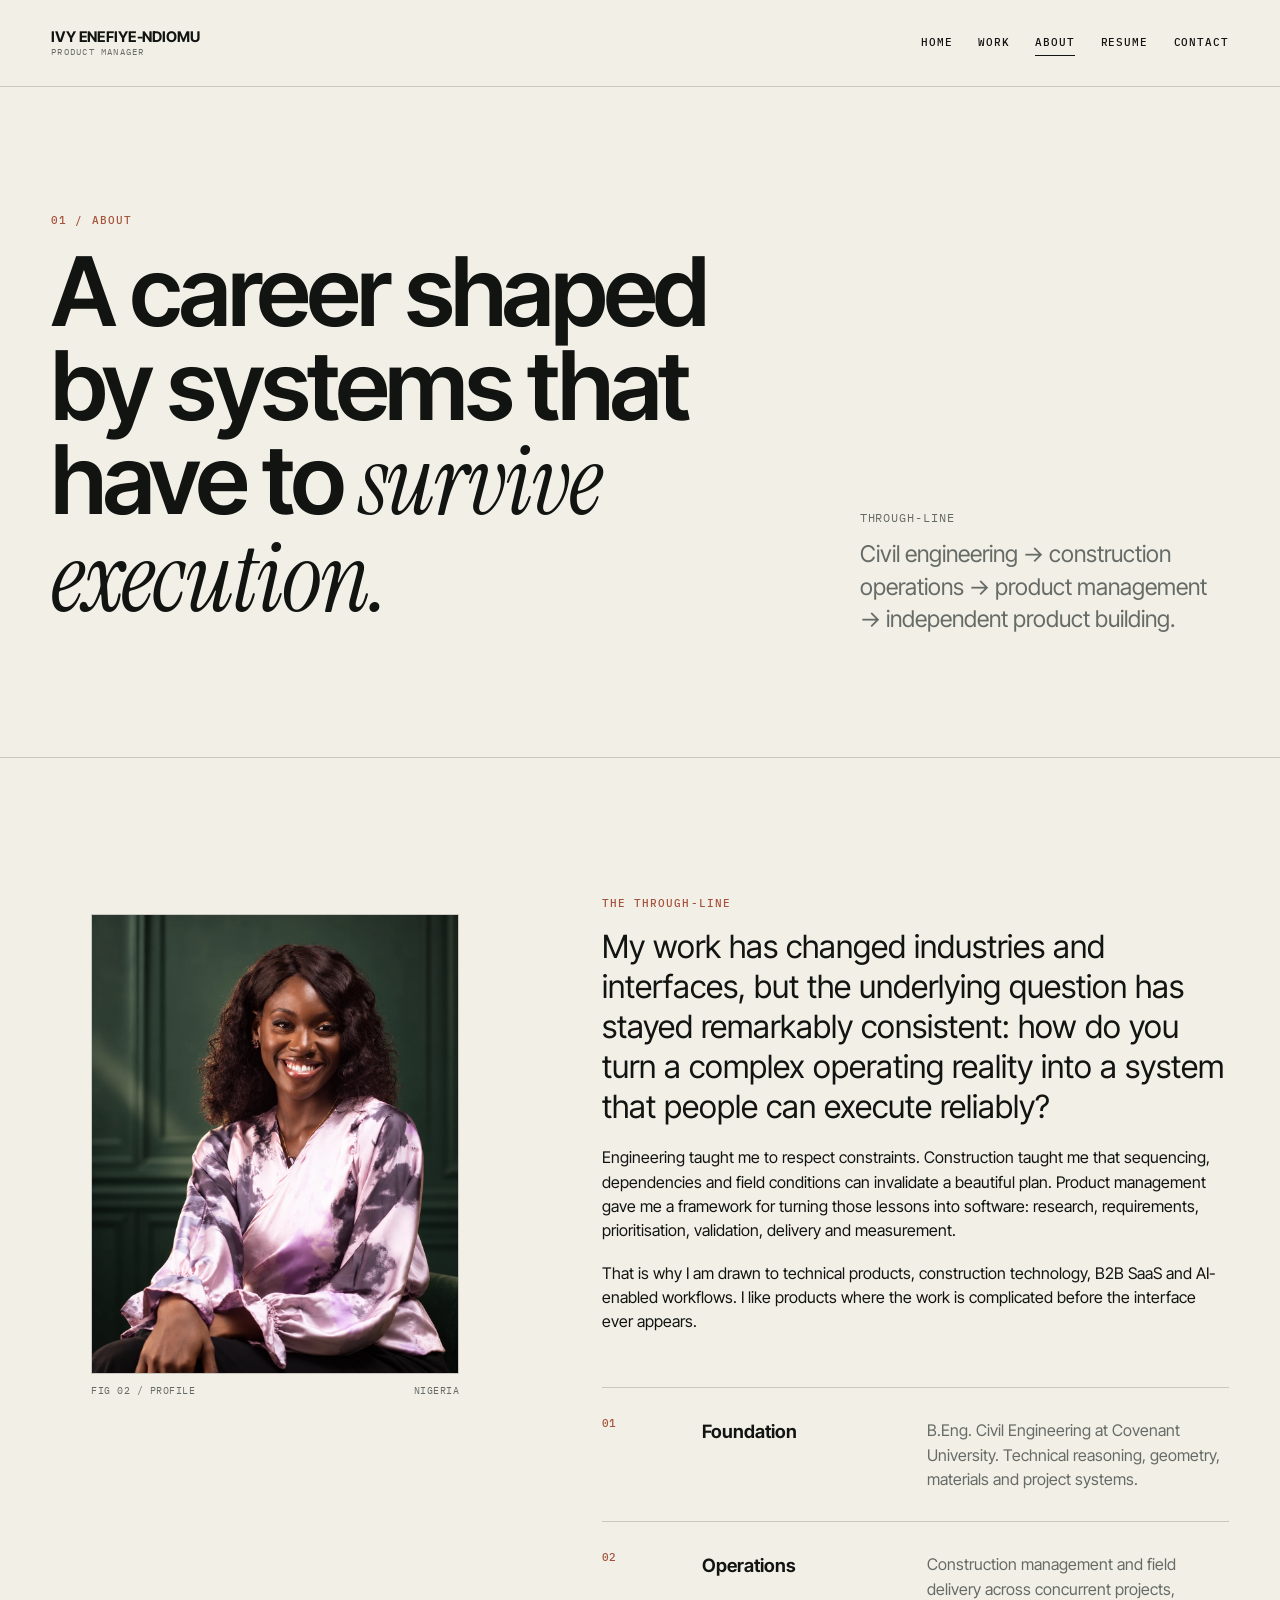
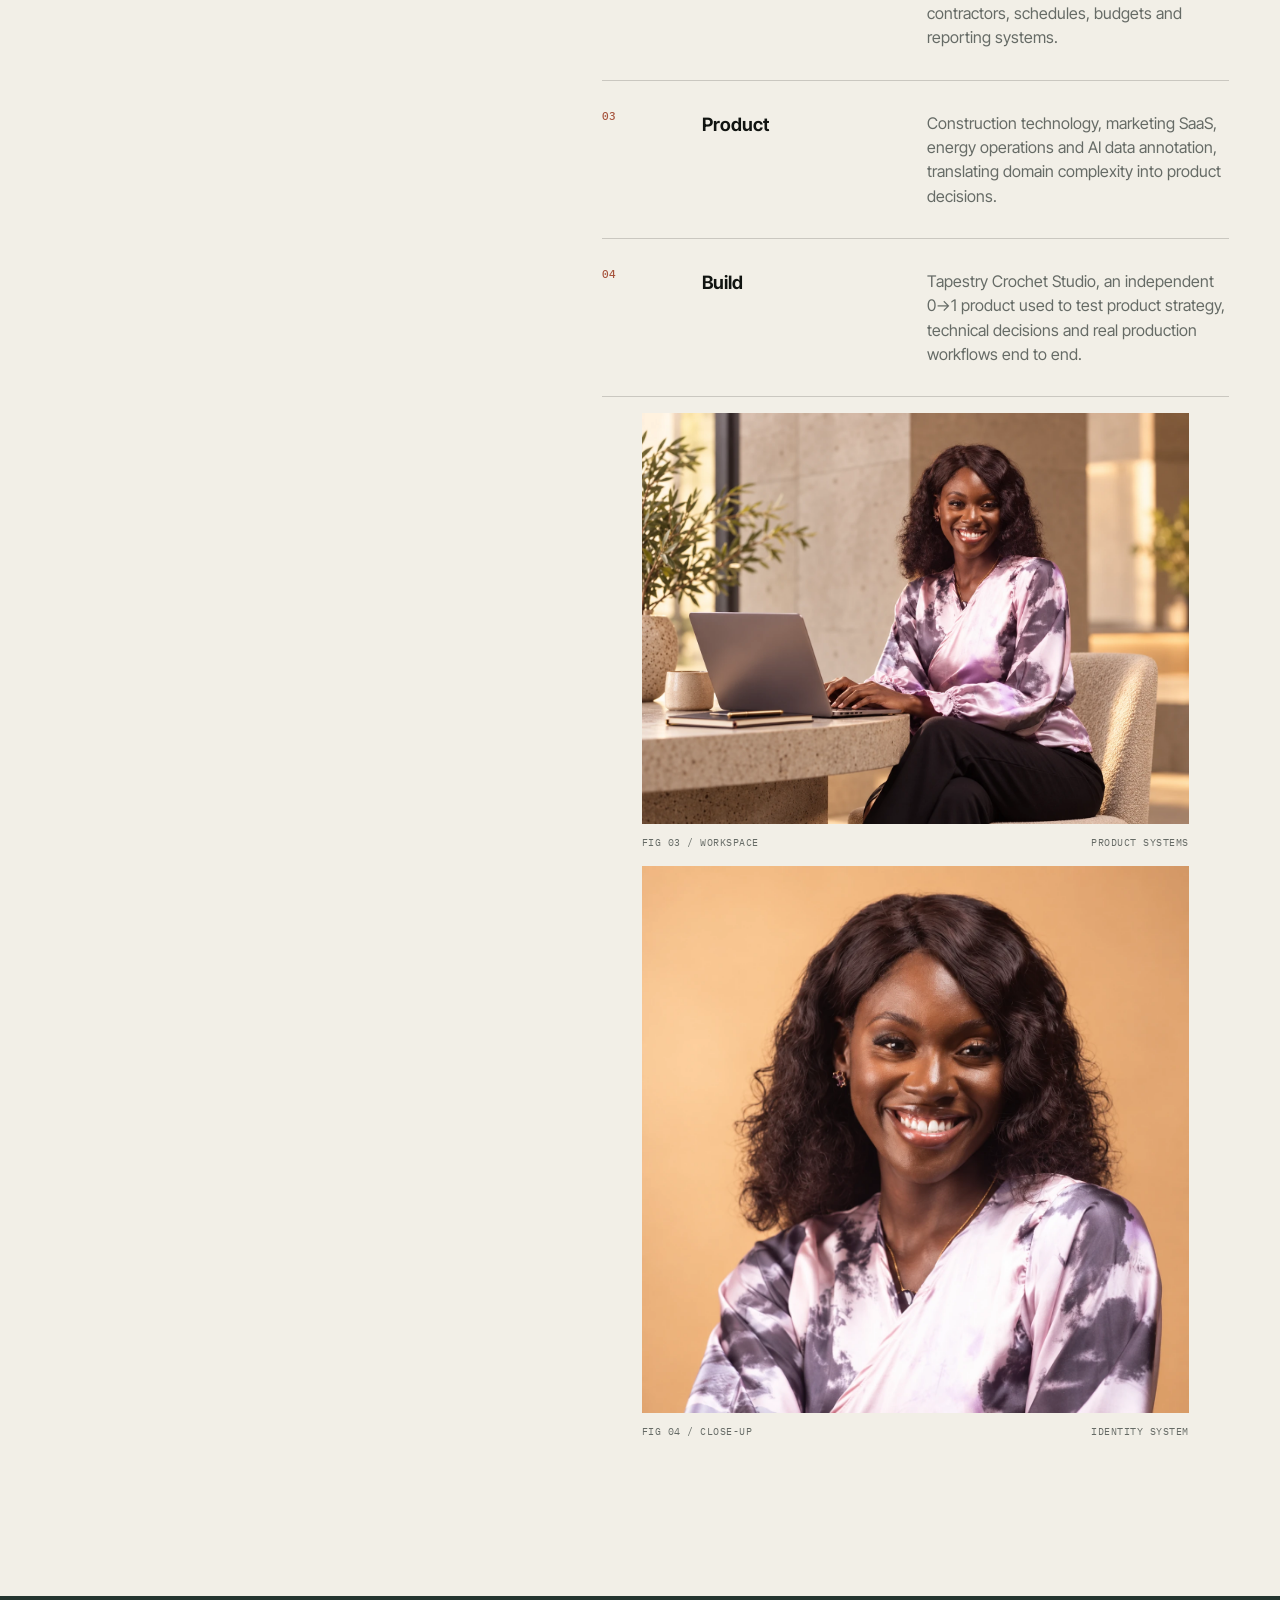
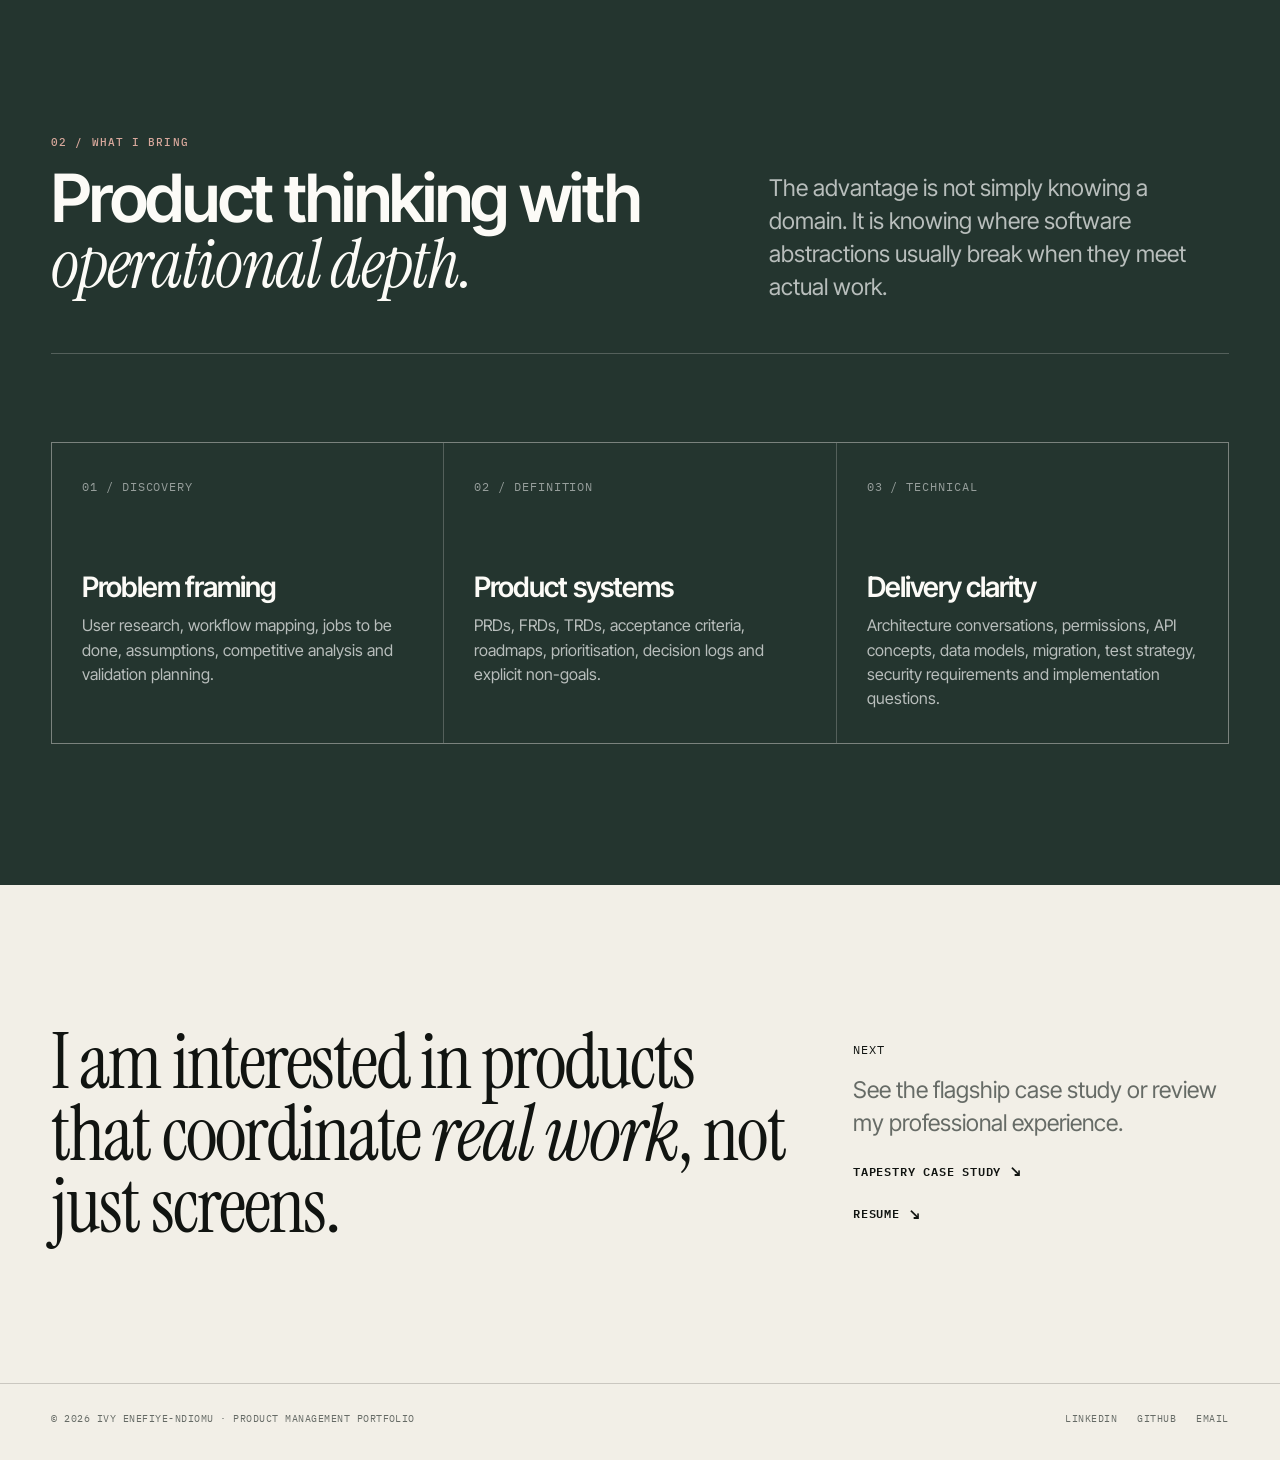
<file: .portrait-system-backups/about__index.html>
<!doctype html>
<html lang="en">
<head>
  <meta charset="utf-8">
  <meta name="viewport" content="width=device-width, initial-scale=1">
  <title>About | Ivy Enefiye-Ndiomu</title>
  <meta name="description" content="Ivy Enefiye-Ndiomu is a product manager with a background in civil engineering, construction operations, construction technology, B2B SaaS and independent product building.">
  <meta name="theme-color" content="#f2efe7">
  <meta property="og:type" content="website">
  <meta property="og:title" content="About | Ivy Enefiye-Ndiomu">
  <meta property="og:description" content="Ivy Enefiye-Ndiomu is a product manager with a background in civil engineering, construction operations, construction technology, B2B SaaS and independent product building.">
  <meta property="og:url" content="https://ivy-portfolio.ivyndiomu.workers.dev/">
  <meta property="og:image" content="https://ivy-portfolio.ivyndiomu.workers.dev/assets/img/ivy/portrait-about.webp">
  <meta name="twitter:card" content="summary_large_image">
  <link rel="icon" href="/assets/img/favicon.svg" type="image/svg+xml">
  <link rel="stylesheet" href="/assets/css/styles.css">
  <script src="/assets/js/site-config.js"></script>
  <script src="/assets/js/main.js" defer></script>
</head>
<body><a class="skip-link" href="#main">Skip to content</a>
<header class="site-header">
  <div class="container header-inner">
    <a class="wordmark" href="/" aria-label="Ivy Enefiye-Ndiomu portfolio home"><strong>Ivy Enefiye-Ndiomu</strong><small>Product Manager</small></a>
    <button class="nav-toggle" aria-expanded="false" aria-controls="site-nav">Menu</button>
    <nav class="site-nav" id="site-nav" aria-label="Primary navigation">
      <a href="/" >Home</a>
      <a href="/work/" >Work</a>
      <a href="/about/" aria-current="page">About</a>
      <a href="/resume/" >Resume</a>
      <a href="/contact/" >Contact</a>
    </nav>
  </div>
</header>
<main id="main">
<section class="page-hero">
  <div class="container-wide page-hero-grid">
    <div><div class="section-num">01 / About</div><h1>A career shaped by systems that have to <span class="display-serif">survive execution.</span></h1></div>
    <div class="page-hero-aside"><span class="mono">Through-line</span><p class="lede">Civil engineering → construction operations → product management → independent product building.</p></div>
  </div>
</section>
<section class="section">
  <div class="container-wide about-intro">
    <figure class="about-portrait reveal"><img src="/assets/img/ivy/portrait-about.webp" alt="Portrait of Ivy Enefiye-Ndiomu"><figcaption class="image-caption"><span>FIG 02 / PROFILE</span><span>Nigeria</span></figcaption></figure>
    <div class="about-copy reveal">
      <div class="section-num">The through-line</div>
      <p>My work has changed industries and interfaces, but the underlying question has stayed remarkably consistent: how do you turn a complex operating reality into a system that people can execute reliably?</p>
      <p>Engineering taught me to respect constraints. Construction taught me that sequencing, dependencies and field conditions can invalidate a beautiful plan. Product management gave me a framework for turning those lessons into software: research, requirements, prioritisation, validation, delivery and measurement.</p>
      <p>That is why I am drawn to technical products, construction technology, B2B SaaS and AI-enabled workflows. I like products where the work is complicated before the interface ever appears.</p>
      <div class="phase-list">
        <div class="phase"><div class="num">01</div><div class="title">Foundation</div><p>B.Eng. Civil Engineering at Covenant University. Technical reasoning, geometry, materials and project systems.</p></div>
        <div class="phase"><div class="num">02</div><div class="title">Operations</div><p>Construction management and field delivery across concurrent projects, contractors, schedules, budgets and reporting systems.</p></div>
        <div class="phase"><div class="num">03</div><div class="title">Product</div><p>Construction technology, marketing SaaS, energy operations and AI data annotation, translating domain complexity into product decisions.</p></div>
        <div class="phase"><div class="num">04</div><div class="title">Build</div><p>Tapestry Crochet Studio, an independent 0→1 product used to test product strategy, technical decisions and real production workflows end to end.</p></div>
      </div>
      <div class="portrait-duo reveal">
        <figure class="portrait-card"><img src="/assets/img/ivy/portrait-workspace.webp" alt="Ivy Enefiye-Ndiomu working at a laptop in an editorial workspace portrait"><figcaption class="image-caption"><span>FIG 03 / WORKSPACE</span><span>Product systems</span></figcaption></figure>
        <figure class="portrait-card"><img src="/assets/img/ivy/portrait-close.webp" alt="Close editorial portrait of Ivy Enefiye-Ndiomu"><figcaption class="image-caption"><span>FIG 04 / CLOSE-UP</span><span>Identity system</span></figcaption></figure>
      </div>
    </div>
  </div>
</section>
<section class="section section-dark">
  <div class="container-wide">
    <div class="section-head reveal"><div><div class="section-num">02 / What I bring</div><h2>Product thinking with <span class="display-serif">operational depth.</span></h2></div><p class="lede">The advantage is not simply knowing a domain. It is knowing where software abstractions usually break when they meet actual work.</p></div>
    <div class="capability-grid reveal">
      <div class="capability"><span class="mono">01 / Discovery</span><h3>Problem framing</h3><p>User research, workflow mapping, jobs to be done, assumptions, competitive analysis and validation planning.</p></div>
      <div class="capability"><span class="mono">02 / Definition</span><h3>Product systems</h3><p>PRDs, FRDs, TRDs, acceptance criteria, roadmaps, prioritisation, decision logs and explicit non-goals.</p></div>
      <div class="capability"><span class="mono">03 / Technical</span><h3>Delivery clarity</h3><p>Architecture conversations, permissions, API concepts, data models, migration, test strategy, security requirements and implementation questions.</p></div>
    </div>
  </div>
</section>
<section class="section">
  <div class="container-wide quote-band reveal">
    <blockquote>I am interested in products that coordinate <em>real work</em>, not just screens.</blockquote>
    <div><div class="mono" style="margin-bottom:16px">Next</div><p class="lede">See the flagship case study or review my professional experience.</p><p><a class="text-link internal" href="/work/tapestry-crochet-studio/">Tapestry case study</a></p><p><a class="text-link internal" href="/resume/">Resume</a></p></div>
  </div>
</section>
</main>
<footer class="site-footer">
  <div class="container footer-inner">
    <div>© <span class="js-year"></span> Ivy Enefiye-Ndiomu · Product Management Portfolio</div>
    <div class="footer-links">
      <a class="js-linkedin-link" hidden target="_blank" rel="noreferrer">LinkedIn</a>
      <a class="js-github-link" hidden target="_blank" rel="noreferrer">GitHub</a>
      <a class="js-email-link" hidden>Email</a>
    </div>
  </div>
</footer></body></html>
</file>
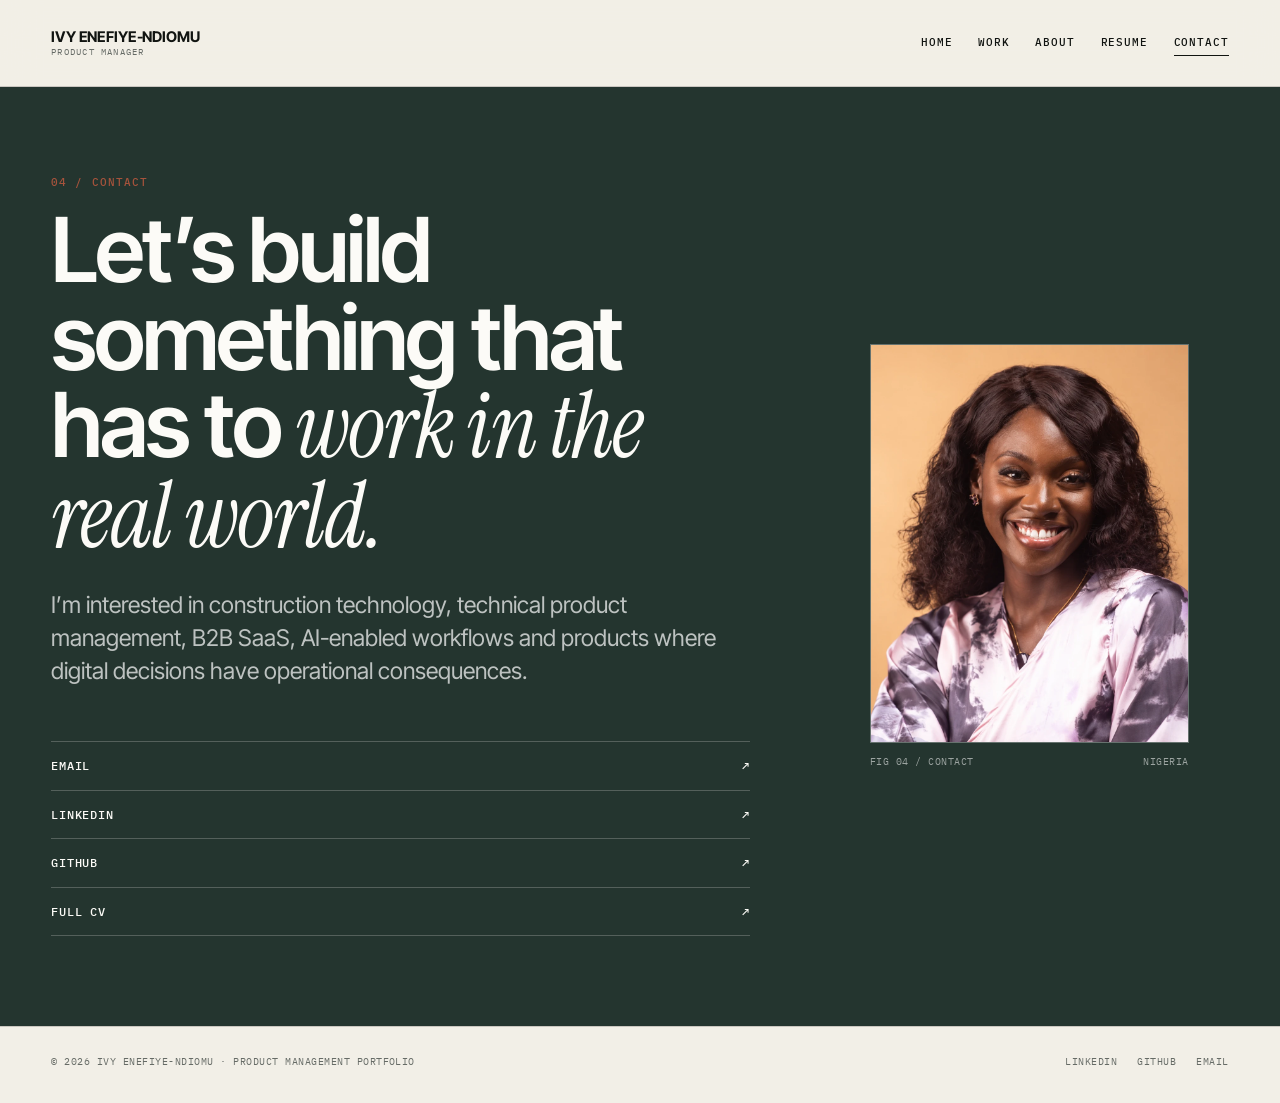
<file: .portrait-system-backups/contact__index.html>
<!doctype html>
<html lang="en">
<head>
  <meta charset="utf-8">
  <meta name="viewport" content="width=device-width, initial-scale=1">
  <title>Contact | Ivy Enefiye-Ndiomu</title>
  <meta name="description" content="Contact Ivy Enefiye-Ndiomu about product management, construction technology, technical product roles, B2B SaaS and AI-enabled workflows.">
  <meta name="theme-color" content="#f2efe7">
  <meta property="og:type" content="website">
  <meta property="og:title" content="Contact | Ivy Enefiye-Ndiomu">
  <meta property="og:description" content="Contact Ivy Enefiye-Ndiomu about product management, construction technology, technical product roles, B2B SaaS and AI-enabled workflows.">
  <meta property="og:url" content="https://ivy-portfolio.ivyndiomu.workers.dev/">
  <meta property="og:image" content="https://ivy-portfolio.ivyndiomu.workers.dev/assets/img/ivy/portrait-close.webp">
  <meta name="twitter:card" content="summary_large_image">
  <link rel="icon" href="/assets/img/favicon.svg" type="image/svg+xml">
  <link rel="stylesheet" href="/assets/css/styles.css">
  <script src="/assets/js/site-config.js"></script>
  <script src="/assets/js/main.js" defer></script>
</head>
<body><a class="skip-link" href="#main">Skip to content</a>
<header class="site-header">
  <div class="container header-inner">
    <a class="wordmark" href="/" aria-label="Ivy Enefiye-Ndiomu portfolio home"><strong>Ivy Enefiye-Ndiomu</strong><small>Product Manager</small></a>
    <button class="nav-toggle" aria-expanded="false" aria-controls="site-nav">Menu</button>
    <nav class="site-nav" id="site-nav" aria-label="Primary navigation">
      <a href="/" >Home</a>
      <a href="/work/" >Work</a>
      <a href="/about/" >About</a>
      <a href="/resume/" >Resume</a>
      <a href="/contact/" aria-current="page">Contact</a>
    </nav>
  </div>
</header>
<main id="main">
<section class="contact-hero">
  <div class="container-wide contact-grid">
    <div class="reveal"><div class="section-num">04 / Contact</div><h1>Let’s build something that has to <span class="display-serif">work in the real world.</span></h1><p class="lede">I’m interested in construction technology, technical product management, B2B SaaS, AI-enabled workflows and products where digital decisions have operational consequences.</p><div class="contact-links"><a class="js-email-link" hidden>Email</a><a class="js-linkedin-link" hidden target="_blank" rel="noreferrer">LinkedIn</a><a class="js-github-link" hidden target="_blank" rel="noreferrer">GitHub</a><a class="js-resume-link" hidden target="_blank" rel="noreferrer">Full CV</a></div><p class="js-contact-empty mono" style="margin-top:28px;color:rgba(255,255,255,.6)">Contact links are controlled from assets/js/site-config.js.</p></div>
    <figure class="contact-photo reveal"><img src="/assets/img/ivy/portrait-close.webp" alt="Portrait of Ivy Enefiye-Ndiomu"><figcaption class="image-caption" style="color:rgba(255,255,255,.55)"><span>FIG 04 / CONTACT</span><span>Nigeria</span></figcaption></figure>
  </div>
</section>
</main>
<footer class="site-footer">
  <div class="container footer-inner">
    <div>© <span class="js-year"></span> Ivy Enefiye-Ndiomu · Product Management Portfolio</div>
    <div class="footer-links">
      <a class="js-linkedin-link" hidden target="_blank" rel="noreferrer">LinkedIn</a>
      <a class="js-github-link" hidden target="_blank" rel="noreferrer">GitHub</a>
      <a class="js-email-link" hidden>Email</a>
    </div>
  </div>
</footer></body></html>
</file>
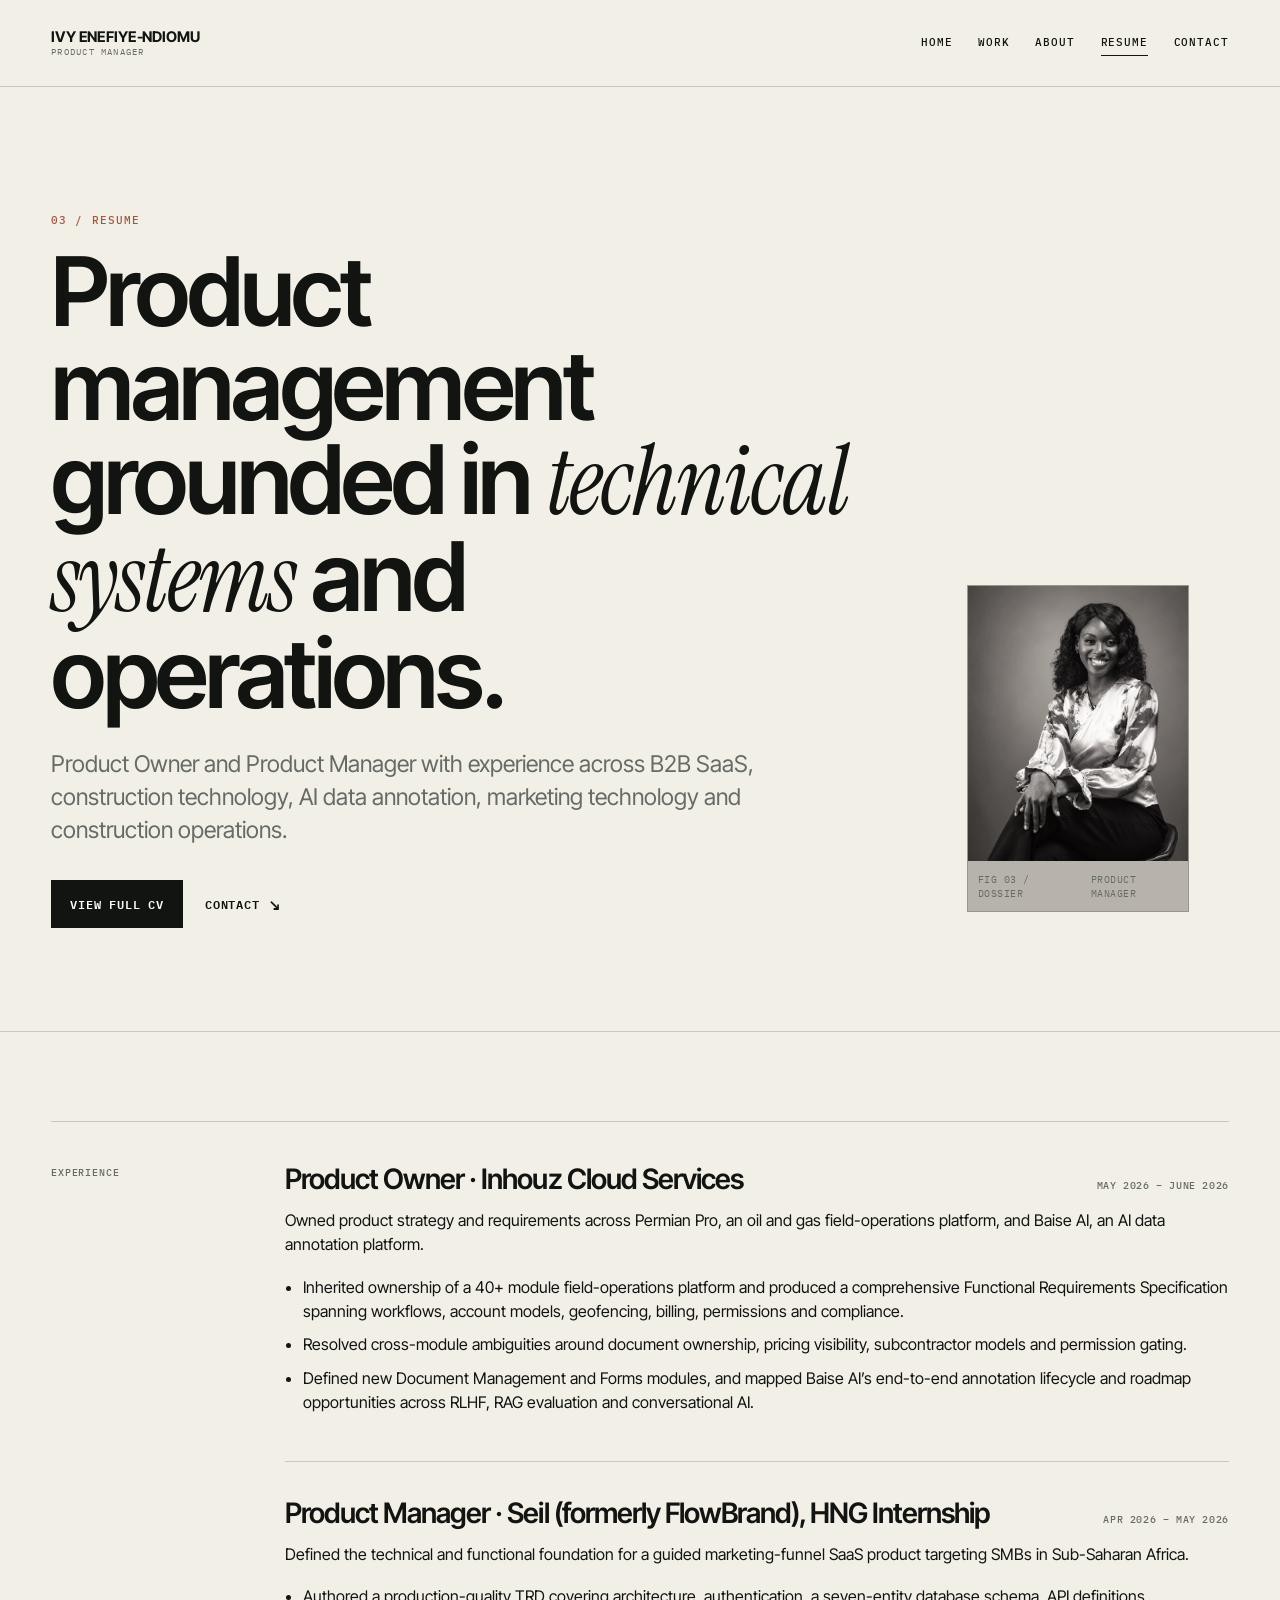
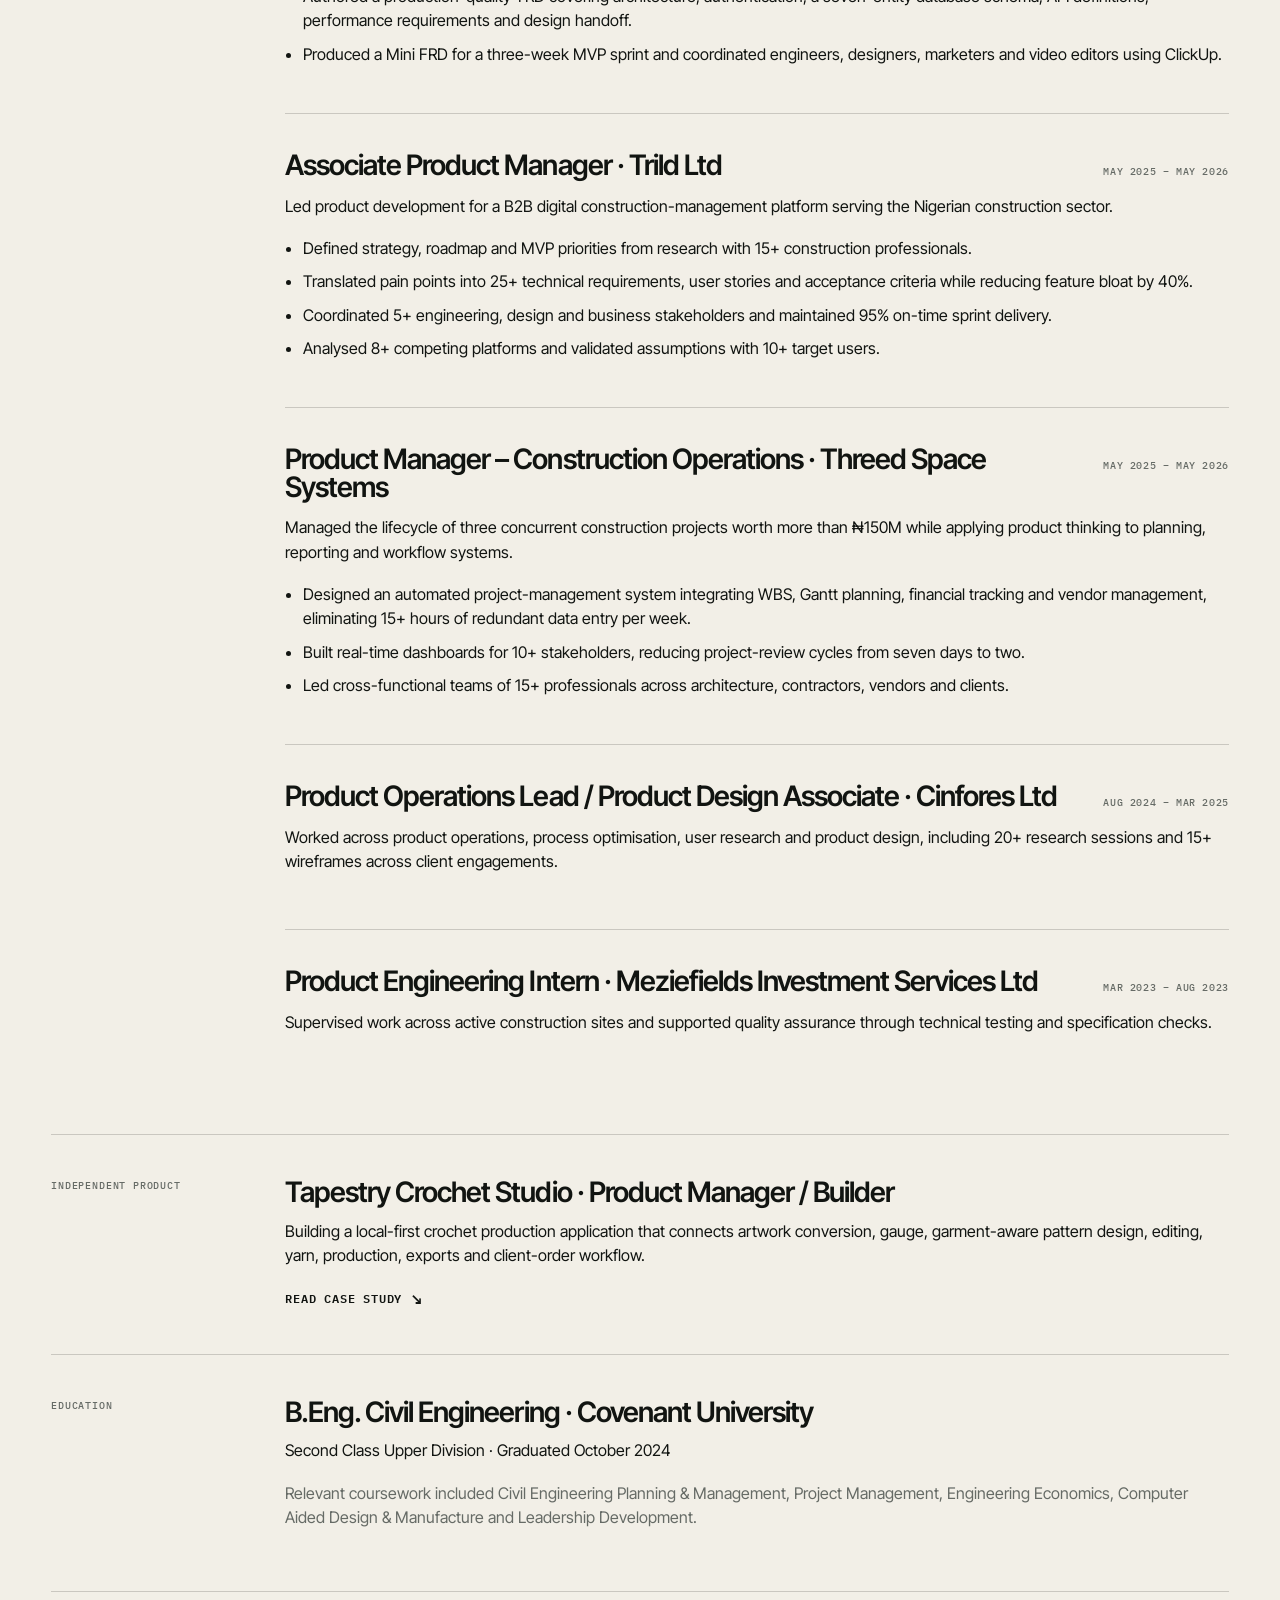
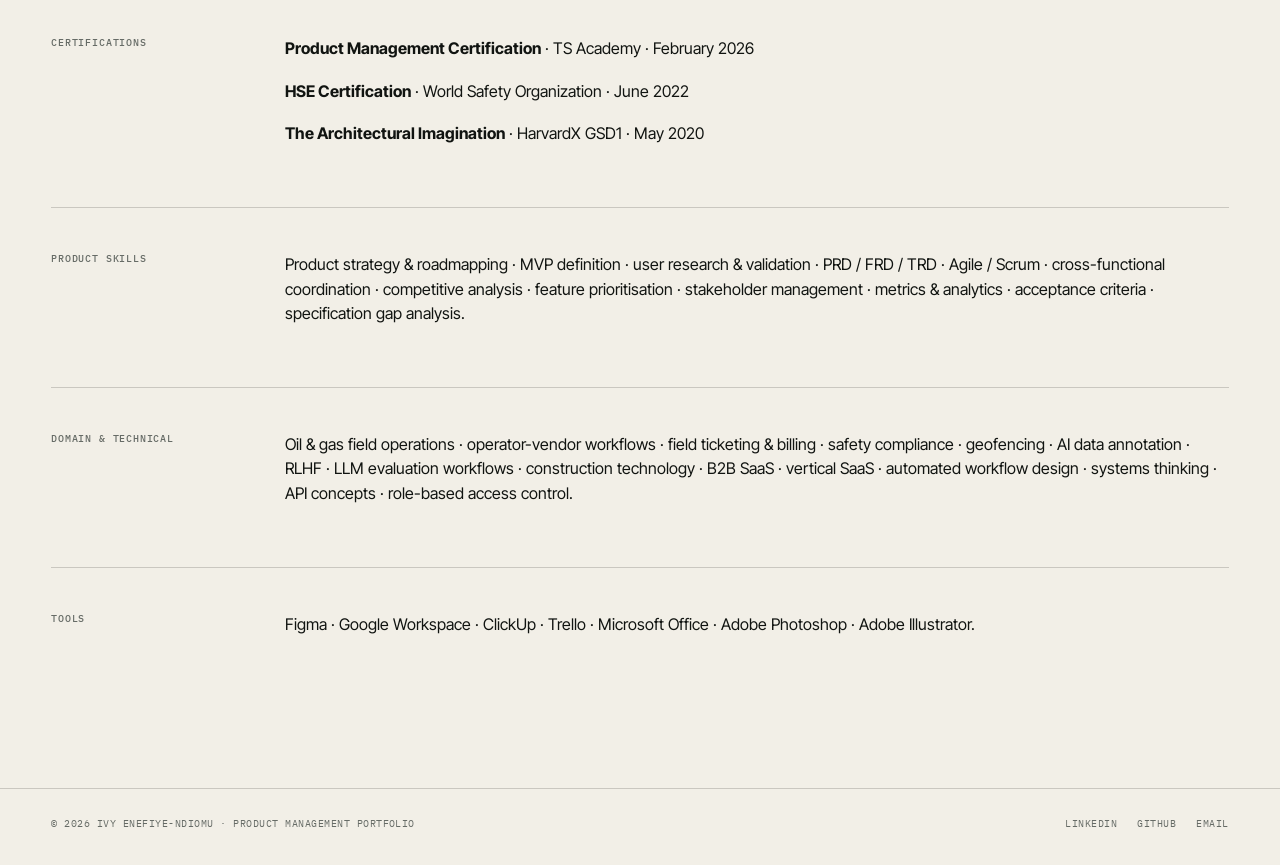
<file: .portrait-system-backups/resume__index.html>
<!doctype html>
<html lang="en">
<head>
  <meta charset="utf-8">
  <meta name="viewport" content="width=device-width, initial-scale=1">
  <title>Resume | Ivy Enefiye-Ndiomu</title>
  <meta name="description" content="Professional profile for Oyindouye Ivy Enefiye-Ndiomu, Product Manager and Product Owner with experience across B2B SaaS, construction technology, AI data annotation, marketing technology and construction operations.">
  <meta name="theme-color" content="#f2efe7">
  <meta property="og:type" content="website">
  <meta property="og:title" content="Resume | Ivy Enefiye-Ndiomu">
  <meta property="og:description" content="Professional profile for Oyindouye Ivy Enefiye-Ndiomu, Product Manager and Product Owner with experience across B2B SaaS, construction technology, AI data annotation, marketing technology and construction operations.">
  <meta property="og:url" content="https://ivy-portfolio.ivyndiomu.workers.dev/">
  <meta property="og:image" content="https://ivy-portfolio.ivyndiomu.workers.dev/assets/img/ivy/portrait-bw-2026.webp">
  <meta name="twitter:card" content="summary_large_image">
  <link rel="icon" href="/assets/img/favicon.svg" type="image/svg+xml">
  <link rel="stylesheet" href="/assets/css/styles.css">
  <script src="/assets/js/site-config.js"></script>
  <script src="/assets/js/main.js" defer></script>
</head>
<body><a class="skip-link" href="#main">Skip to content</a>
<header class="site-header">
  <div class="container header-inner">
    <a class="wordmark" href="/" aria-label="Ivy Enefiye-Ndiomu portfolio home"><strong>Ivy Enefiye-Ndiomu</strong><small>Product Manager</small></a>
    <button class="nav-toggle" aria-expanded="false" aria-controls="site-nav">Menu</button>
    <nav class="site-nav" id="site-nav" aria-label="Primary navigation">
      <a href="/" >Home</a>
      <a href="/work/" >Work</a>
      <a href="/about/" >About</a>
      <a href="/resume/" aria-current="page">Resume</a>
      <a href="/contact/" >Contact</a>
    </nav>
  </div>
</header>
<main id="main">
<section class="page-hero">
  <div class="container-wide resume-hero">
    <div><div class="section-num">03 / Resume</div><h1>Product management grounded in <span class="display-serif">technical systems</span> and operations.</h1><p class="lede">Product Owner and Product Manager with experience across B2B SaaS, construction technology, AI data annotation, marketing technology and construction operations.</p><div class="hero-actions" style="margin-top:34px"><a class="button dark js-resume-link" hidden target="_blank" rel="noreferrer">View full CV</a><a class="text-link internal" href="/contact/">Contact</a></div></div>
    <figure class="resume-portrait reveal"><img src="/assets/img/ivy/portrait-bw-2026.webp" alt="Black and white portrait of Ivy Enefiye-Ndiomu"><figcaption class="image-caption" style="padding:0 10px 10px"><span>FIG 03 / DOSSIER</span><span>Product Manager</span></figcaption></figure>
  </div>
</section>
<section class="section-sm">
  <div class="container-wide">
    <div class="resume-section">
      <div class="resume-label">Experience</div>
      <div>
        <article class="resume-item" id="inhouz"><div class="resume-item-head"><h3>Product Owner · Inhouz Cloud Services</h3><div class="resume-date">May 2026 – June 2026</div></div><p>Owned product strategy and requirements across Permian Pro, an oil and gas field-operations platform, and Baise AI, an AI data annotation platform.</p><ul class="resume-list"><li>Inherited ownership of a 40+ module field-operations platform and produced a comprehensive Functional Requirements Specification spanning workflows, account models, geofencing, billing, permissions and compliance.</li><li>Resolved cross-module ambiguities around document ownership, pricing visibility, subcontractor models and permission gating.</li><li>Defined new Document Management and Forms modules, and mapped Baise AI’s end-to-end annotation lifecycle and roadmap opportunities across RLHF, RAG evaluation and conversational AI.</li></ul></article>
        <article class="resume-item" id="seil"><div class="resume-item-head"><h3>Product Manager · Seil (formerly FlowBrand), HNG Internship</h3><div class="resume-date">Apr 2026 – May 2026</div></div><p>Defined the technical and functional foundation for a guided marketing-funnel SaaS product targeting SMBs in Sub-Saharan Africa.</p><ul class="resume-list"><li>Authored a production-quality TRD covering architecture, authentication, a seven-entity database schema, API definitions, performance requirements and design handoff.</li><li>Produced a Mini FRD for a three-week MVP sprint and coordinated engineers, designers, marketers and video editors using ClickUp.</li></ul></article>
        <article class="resume-item" id="trild"><div class="resume-item-head"><h3>Associate Product Manager · Trild Ltd</h3><div class="resume-date">May 2025 – May 2026</div></div><p>Led product development for a B2B digital construction-management platform serving the Nigerian construction sector.</p><ul class="resume-list"><li>Defined strategy, roadmap and MVP priorities from research with 15+ construction professionals.</li><li>Translated pain points into 25+ technical requirements, user stories and acceptance criteria while reducing feature bloat by 40%.</li><li>Coordinated 5+ engineering, design and business stakeholders and maintained 95% on-time sprint delivery.</li><li>Analysed 8+ competing platforms and validated assumptions with 10+ target users.</li></ul></article>
        <article class="resume-item" id="threed"><div class="resume-item-head"><h3>Product Manager – Construction Operations · Threed Space Systems</h3><div class="resume-date">May 2025 – May 2026</div></div><p>Managed the lifecycle of three concurrent construction projects worth more than ₦150M while applying product thinking to planning, reporting and workflow systems.</p><ul class="resume-list"><li>Designed an automated project-management system integrating WBS, Gantt planning, financial tracking and vendor management, eliminating 15+ hours of redundant data entry per week.</li><li>Built real-time dashboards for 10+ stakeholders, reducing project-review cycles from seven days to two.</li><li>Led cross-functional teams of 15+ professionals across architecture, contractors, vendors and clients.</li></ul></article>
        <article class="resume-item"><div class="resume-item-head"><h3>Product Operations Lead / Product Design Associate · Cinfores Ltd</h3><div class="resume-date">Aug 2024 – Mar 2025</div></div><p>Worked across product operations, process optimisation, user research and product design, including 20+ research sessions and 15+ wireframes across client engagements.</p></article>
        <article class="resume-item"><div class="resume-item-head"><h3>Product Engineering Intern · Meziefields Investment Services Ltd</h3><div class="resume-date">Mar 2023 – Aug 2023</div></div><p>Supervised work across active construction sites and supported quality assurance through technical testing and specification checks.</p></article>
      </div>
    </div>
    <div class="resume-section"><div class="resume-label">Independent product</div><div><h3>Tapestry Crochet Studio · Product Manager / Builder</h3><p>Building a local-first crochet production application that connects artwork conversion, gauge, garment-aware pattern design, editing, yarn, production, exports and client-order workflow.</p><a class="text-link internal" href="/work/tapestry-crochet-studio/">Read case study</a></div></div>
    <div class="resume-section"><div class="resume-label">Education</div><div><h3>B.Eng. Civil Engineering · Covenant University</h3><p>Second Class Upper Division · Graduated October 2024</p><p class="muted">Relevant coursework included Civil Engineering Planning & Management, Project Management, Engineering Economics, Computer Aided Design & Manufacture and Leadership Development.</p></div></div>
    <div class="resume-section"><div class="resume-label">Certifications</div><div><p><strong>Product Management Certification</strong> · TS Academy · February 2026</p><p><strong>HSE Certification</strong> · World Safety Organization · June 2022</p><p><strong>The Architectural Imagination</strong> · HarvardX GSD1 · May 2020</p></div></div>
    <div class="resume-section"><div class="resume-label">Product skills</div><div><p>Product strategy & roadmapping · MVP definition · user research & validation · PRD / FRD / TRD · Agile / Scrum · cross-functional coordination · competitive analysis · feature prioritisation · stakeholder management · metrics & analytics · acceptance criteria · specification gap analysis.</p></div></div>
    <div class="resume-section"><div class="resume-label">Domain & technical</div><div><p>Oil & gas field operations · operator-vendor workflows · field ticketing & billing · safety compliance · geofencing · AI data annotation · RLHF · LLM evaluation workflows · construction technology · B2B SaaS · vertical SaaS · automated workflow design · systems thinking · API concepts · role-based access control.</p></div></div>
    <div class="resume-section"><div class="resume-label">Tools</div><div><p>Figma · Google Workspace · ClickUp · Trello · Microsoft Office · Adobe Photoshop · Adobe Illustrator.</p></div></div>
  </div>
</section>
</main>
<footer class="site-footer">
  <div class="container footer-inner">
    <div>© <span class="js-year"></span> Ivy Enefiye-Ndiomu · Product Management Portfolio</div>
    <div class="footer-links">
      <a class="js-linkedin-link" hidden target="_blank" rel="noreferrer">LinkedIn</a>
      <a class="js-github-link" hidden target="_blank" rel="noreferrer">GitHub</a>
      <a class="js-email-link" hidden>Email</a>
    </div>
  </div>
</footer></body></html>
</file>
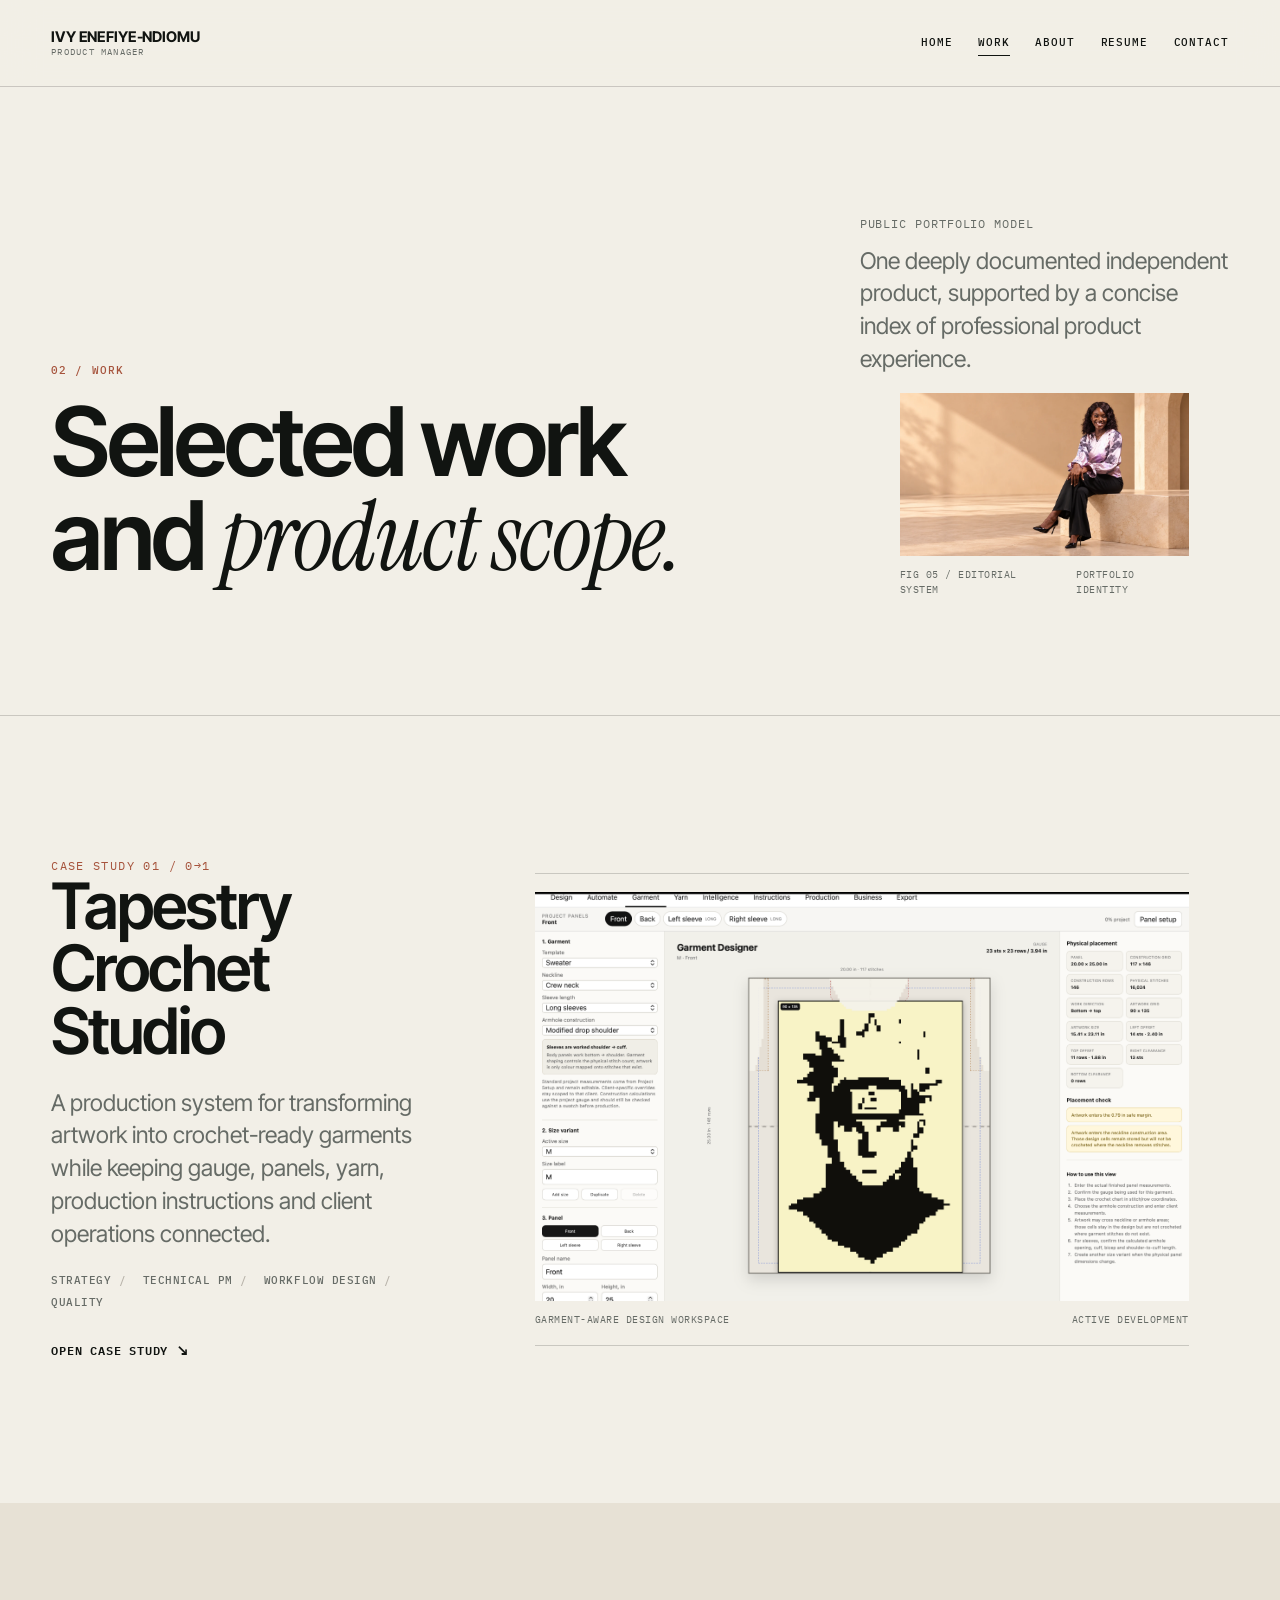
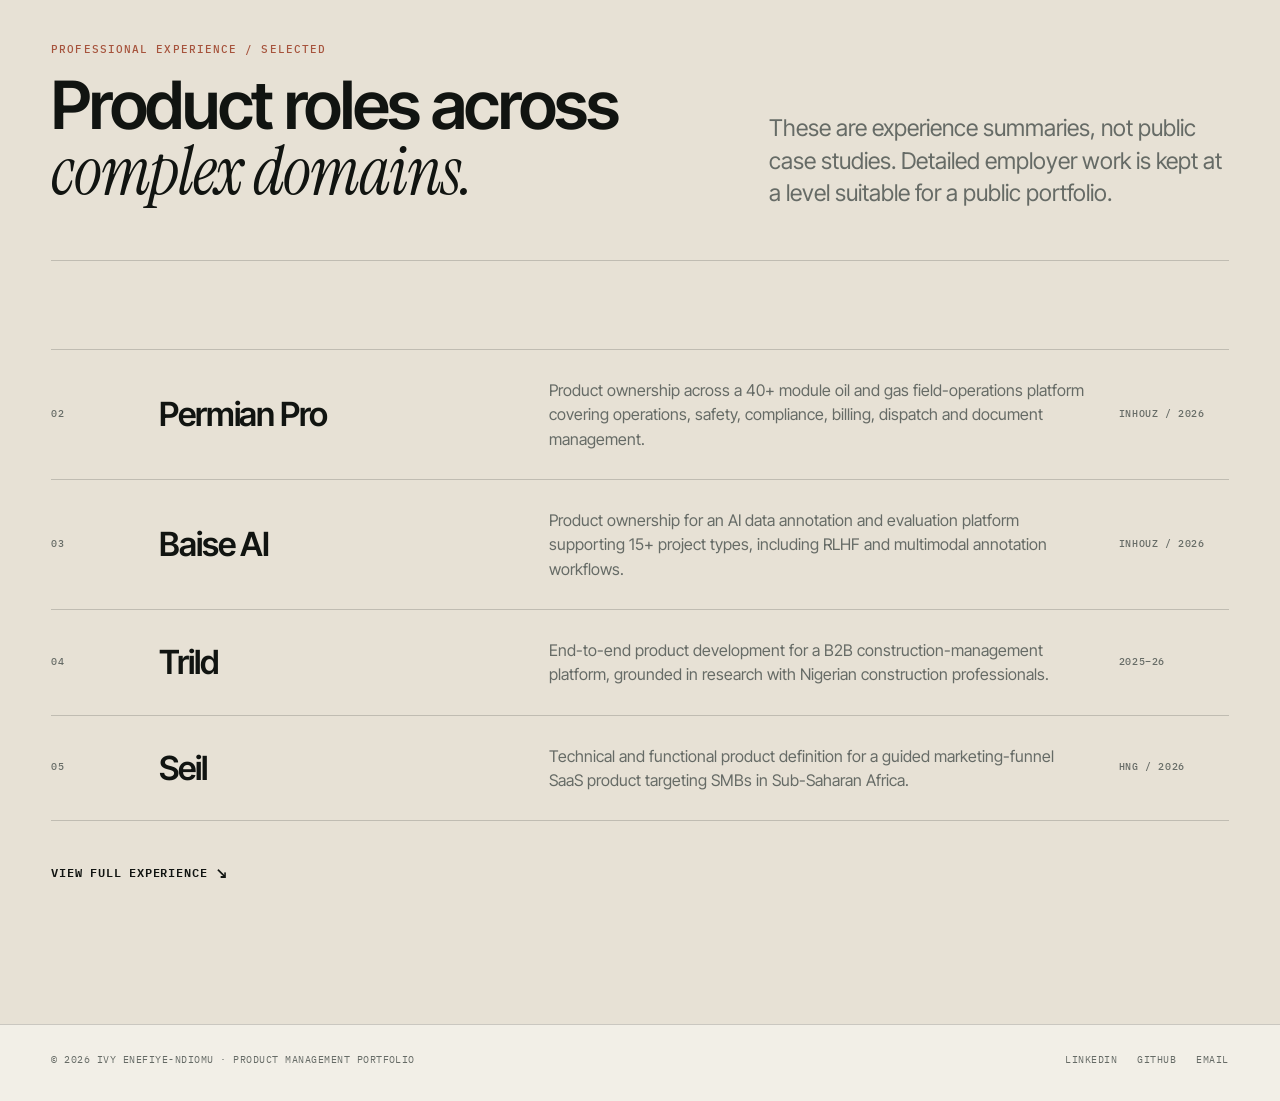
<file: .portrait-system-backups/work__index.html>
<!doctype html>
<html lang="en">
<head>
  <meta charset="utf-8">
  <meta name="viewport" content="width=device-width, initial-scale=1">
  <title>Work | Ivy Enefiye-Ndiomu</title>
  <meta name="description" content="Selected product work and professional scope from Ivy Enefiye-Ndiomu across creator tools, energy operations, AI data annotation and construction technology.">
  <meta name="theme-color" content="#f2efe7">
  <meta property="og:type" content="website">
  <meta property="og:title" content="Work | Ivy Enefiye-Ndiomu">
  <meta property="og:description" content="Selected product work and professional scope from Ivy Enefiye-Ndiomu across creator tools, energy operations, AI data annotation and construction technology.">
  <meta property="og:url" content="https://ivy-portfolio.ivyndiomu.workers.dev/">
  <meta property="og:image" content="https://ivy-portfolio.ivyndiomu.workers.dev/assets/img/tapestry/garment-designer.png">
  <meta name="twitter:card" content="summary_large_image">
  <link rel="icon" href="/assets/img/favicon.svg" type="image/svg+xml">
  <link rel="stylesheet" href="/assets/css/styles.css">
  <script src="/assets/js/site-config.js"></script>
  <script src="/assets/js/main.js" defer></script>
</head>
<body><a class="skip-link" href="#main">Skip to content</a>
<header class="site-header">
  <div class="container header-inner">
    <a class="wordmark" href="/" aria-label="Ivy Enefiye-Ndiomu portfolio home"><strong>Ivy Enefiye-Ndiomu</strong><small>Product Manager</small></a>
    <button class="nav-toggle" aria-expanded="false" aria-controls="site-nav">Menu</button>
    <nav class="site-nav" id="site-nav" aria-label="Primary navigation">
      <a href="/" >Home</a>
      <a href="/work/" aria-current="page">Work</a>
      <a href="/about/" >About</a>
      <a href="/resume/" >Resume</a>
      <a href="/contact/" >Contact</a>
    </nav>
  </div>
</header>
<main id="main">
<section class="page-hero">
  <div class="container-wide page-hero-grid">
    <div><div class="section-num">02 / Work</div><h1>Selected work and <span class="display-serif">product scope.</span></h1></div>
    <div class="page-hero-aside"><span class="mono">Public portfolio model</span><p class="lede">One deeply documented independent product, supported by a concise index of professional product experience.</p><figure class="work-portrait reveal"><img src="/assets/img/ivy/portrait-wide.webp" alt="Full-body architectural portrait of Ivy Enefiye-Ndiomu"><figcaption class="image-caption"><span>FIG 05 / EDITORIAL SYSTEM</span><span>Portfolio identity</span></figcaption></figure></div>
  </div>
</section>
<section class="section">
  <div class="container-wide">
    <article class="project-feature">
      <div class="project-copy reveal"><div class="kicker">Case study 01 / 0→1</div><h2 style="font-size:clamp(2.6rem,5vw,5.4rem)">Tapestry Crochet Studio</h2><p class="lede">A production system for transforming artwork into crochet-ready garments while keeping gauge, panels, yarn, production instructions and client operations connected.</p><div class="tag-row"><span>Strategy</span><span>Technical PM</span><span>Workflow design</span><span>Quality</span></div><a class="text-link internal" href="/work/tapestry-crochet-studio/">Open case study</a></div>
      <figure class="project-media reveal"><img src="/assets/img/tapestry/garment-designer.png" alt="Tapestry Crochet Studio garment designer interface"><figcaption class="image-caption"><span>Garment-aware design workspace</span><span>Active development</span></figcaption></figure>
    </article>
  </div>
</section>
<section class="section section-paper-deep">
  <div class="container-wide">
    <div class="section-head reveal"><div><div class="section-num">Professional experience / selected</div><h2>Product roles across <span class="display-serif">complex domains.</span></h2></div><p class="lede">These are experience summaries, not public case studies. Detailed employer work is kept at a level suitable for a public portfolio.</p></div>
    <div class="work-list reveal">
      <div class="work-list-item"><div class="num">02</div><h3>Permian Pro</h3><p>Product ownership across a 40+ module oil and gas field-operations platform covering operations, safety, compliance, billing, dispatch and document management.</p><div class="meta">Inhouz / 2026</div></div>
      <div class="work-list-item"><div class="num">03</div><h3>Baise AI</h3><p>Product ownership for an AI data annotation and evaluation platform supporting 15+ project types, including RLHF and multimodal annotation workflows.</p><div class="meta">Inhouz / 2026</div></div>
      <div class="work-list-item"><div class="num">04</div><h3>Trild</h3><p>End-to-end product development for a B2B construction-management platform, grounded in research with Nigerian construction professionals.</p><div class="meta">2025–26</div></div>
      <div class="work-list-item"><div class="num">05</div><h3>Seil</h3><p>Technical and functional product definition for a guided marketing-funnel SaaS product targeting SMBs in Sub-Saharan Africa.</p><div class="meta">HNG / 2026</div></div>
    </div>
    <div style="margin-top:38px"><a class="text-link internal" href="/resume/">View full experience</a></div>
  </div>
</section>
</main>
<footer class="site-footer">
  <div class="container footer-inner">
    <div>© <span class="js-year"></span> Ivy Enefiye-Ndiomu · Product Management Portfolio</div>
    <div class="footer-links">
      <a class="js-linkedin-link" hidden target="_blank" rel="noreferrer">LinkedIn</a>
      <a class="js-github-link" hidden target="_blank" rel="noreferrer">GitHub</a>
      <a class="js-email-link" hidden>Email</a>
    </div>
  </div>
</footer></body></html>
</file>
<file: assets/css/styles.css>
@import url('https://fonts.googleapis.com/css2?family=IBM+Plex+Mono:wght@400;500;600&family=Instrument+Serif:ital@0;1&family=Inter+Tight:wght@400;500;600;700;800&display=swap');

:root {
  --paper: #f2efe7;
  --paper-deep: #e7e1d5;
  --ink: #111411;
  --green: #24352f;
  --green-2: #31463e;
  --oxide: #a6533c;
  --plum: #705568;
  --concrete: #b8b3aa;
  --white: #fcfbf7;
  --muted: #666b66;
  --line: rgba(17, 20, 17, 0.18);
  --line-light: rgba(252, 251, 247, 0.22);
  --serif: "Instrument Serif", Georgia, serif;
  --sans: "Inter Tight", Inter, ui-sans-serif, -apple-system, BlinkMacSystemFont, "Segoe UI", sans-serif;
  --mono: "IBM Plex Mono", ui-monospace, SFMono-Regular, Menlo, monospace;
  --max: 1320px;
  --gutter: clamp(20px, 4vw, 64px);
  --section: clamp(88px, 11vw, 160px);
}

* { box-sizing: border-box; }
html { scroll-behavior: smooth; }
body {
  margin: 0;
  color: var(--ink);
  background: var(--paper);
  font-family: var(--sans);
  line-height: 1.52;
  -webkit-font-smoothing: antialiased;
  text-rendering: optimizeLegibility;
}
img, svg { display: block; max-width: 100%; }
a { color: inherit; }
button, input, textarea { font: inherit; }
::selection { background: var(--plum); color: var(--white); }

.skip-link {
  position: fixed;
  top: 12px;
  left: 12px;
  transform: translateY(-180%);
  z-index: 9999;
  background: var(--ink);
  color: var(--white);
  padding: 10px 14px;
  font: 600 12px/1 var(--mono);
  text-decoration: none;
}
.skip-link:focus { transform: none; }

.container {
  width: min(calc(100% - (var(--gutter) * 2)), var(--max));
  margin-inline: auto;
}
.container-wide {
  width: min(calc(100% - (var(--gutter) * 2)), 1480px);
  margin-inline: auto;
}

.mono {
  font-family: var(--mono);
  text-transform: uppercase;
  letter-spacing: .08em;
  font-size: .72rem;
}
.kicker {
  font-family: var(--mono);
  text-transform: uppercase;
  letter-spacing: .12em;
  font-size: .72rem;
  color: var(--oxide);
}
.serif { font-family: var(--serif); font-weight: 400; }
.muted { color: var(--muted); }
.rule { border-top: 1px solid var(--line); }

h1, h2, h3, h4, p { margin-top: 0; }
h1, h2, h3, h4 {
  letter-spacing: -.035em;
  line-height: .98;
}
h1 { font-size: clamp(3.3rem, 8.2vw, 8.6rem); font-weight: 600; margin-bottom: 28px; }
h2 { font-size: clamp(2.5rem, 5.2vw, 5.6rem); font-weight: 600; margin-bottom: 24px; }
h3 { font-size: clamp(1.35rem, 2.2vw, 2rem); font-weight: 600; margin-bottom: 12px; }
p { margin-bottom: 18px; }
.lede {
  font-size: clamp(1.15rem, 1.8vw, 1.55rem);
  line-height: 1.42;
  color: var(--muted);
  max-width: 760px;
}
.display-serif {
  font-family: var(--serif);
  font-weight: 400;
  font-style: italic;
  letter-spacing: -.02em;
}

.site-header {
  position: sticky;
  top: 0;
  z-index: 1000;
  background: color-mix(in srgb, var(--paper) 92%, transparent);
  border-bottom: 1px solid var(--line);
  backdrop-filter: blur(18px);
}
.header-inner {
  min-height: 86px;
  display: grid;
  grid-template-columns: 1fr auto;
  align-items: center;
  gap: 30px;
}
.wordmark {
  display: inline-grid;
  gap: 2px;
  text-decoration: none;
  width: max-content;
}
.wordmark strong {
  font-size: .92rem;
  line-height: 1;
  letter-spacing: -.01em;
  text-transform: uppercase;
}
.wordmark small {
  font-family: var(--mono);
  font-size: .59rem;
  line-height: 1;
  letter-spacing: .13em;
  text-transform: uppercase;
  color: var(--muted);
}
.site-nav {
  display: flex;
  align-items: center;
  gap: clamp(18px, 2vw, 34px);
}
.site-nav a {
  position: relative;
  text-decoration: none;
  font: 500 .7rem/1 var(--mono);
  letter-spacing: .08em;
  text-transform: uppercase;
  padding: 12px 0;
}
.site-nav a::after {
  content: "";
  position: absolute;
  left: 0; right: 100%; bottom: 5px;
  height: 1px;
  background: currentColor;
  transition: right .25s ease;
}
.site-nav a:hover::after,
.site-nav a[aria-current="page"]::after { right: 0; }
.nav-toggle {
  display: none;
  border: 0;
  background: transparent;
  padding: 8px 0;
  font: 500 .72rem/1 var(--mono);
  letter-spacing: .08em;
  text-transform: uppercase;
}

.reading-progress {
  position: fixed;
  top: 0;
  left: 0;
  height: 2px;
  width: 0;
  z-index: 2000;
  background: var(--oxide);
}

.hero {
  min-height: calc(100svh - 86px);
  display: grid;
  align-items: stretch;
  border-bottom: 1px solid var(--line);
}
.hero-grid {
  display: grid;
  grid-template-columns: minmax(0, 7fr) minmax(360px, 5fr);
  gap: clamp(42px, 6vw, 100px);
  align-items: center;
  padding-block: clamp(54px, 7vw, 100px);
}
.hero-copy { align-self: center; }
.hero-index {
  display: flex;
  align-items: center;
  gap: 14px;
  margin-bottom: clamp(32px, 5vw, 68px);
}
.hero-index::after {
  content: "";
  width: 82px;
  height: 1px;
  background: var(--ink);
  opacity: .45;
}
.hero h1 { max-width: 820px; }
.hero-lede {
  display: grid;
  grid-template-columns: minmax(0, 1fr) minmax(220px, .5fr);
  gap: 34px;
  align-items: end;
  margin-top: clamp(34px, 6vw, 74px);
}
.hero-lede .lede { margin-bottom: 0; }
.hero-actions { display: flex; flex-wrap: wrap; gap: 22px; align-items: center; }

.text-link,
.button {
  display: inline-flex;
  align-items: center;
  gap: 10px;
  text-decoration: none;
  font: 600 .72rem/1.1 var(--mono);
  letter-spacing: .07em;
  text-transform: uppercase;
}
.text-link::after { content: "↗"; font-size: 1rem; }
.text-link.internal::after { content: "↘"; }
.text-link:hover { color: var(--oxide); }
.button {
  min-height: 48px;
  padding: 0 18px;
  border: 1px solid currentColor;
  transition: background .2s ease, color .2s ease, transform .2s ease;
}
.button:hover { transform: translateY(-2px); }
.button.dark { background: var(--ink); color: var(--white); border-color: var(--ink); }
.button.light { background: transparent; color: var(--ink); }
.button.inverse { color: var(--white); border-color: rgba(255,255,255,.7); }

.portrait-stage {
  position: relative;
  min-height: 680px;
  background: var(--green);
  border-left: 1px solid var(--line);
  overflow: hidden;
}
.portrait-stage::before {
  content: "";
  position: absolute;
  left: 24px; right: 24px; top: 24px; bottom: 24px;
  border: 1px solid rgba(255,255,255,.35);
  z-index: 2;
  pointer-events: none;
}
.portrait-stage img {
  width: 100%;
  height: 100%;
  min-height: 680px;
  object-fit: cover;
  object-position: 63% 44%;
}
.portrait-note {
  position: absolute;
  z-index: 3;
  right: 40px;
  bottom: 38px;
  padding: 12px 14px;
  background: rgba(17,20,17,.82);
  color: var(--white);
  font: 500 .62rem/1.45 var(--mono);
  text-transform: uppercase;
  letter-spacing: .08em;
  max-width: 180px;
}
.portrait-code {
  position: absolute;
  z-index: 3;
  left: -1px;
  top: 42px;
  writing-mode: vertical-rl;
  transform: rotate(180deg);
  padding: 12px 8px;
  background: var(--paper);
  border: 1px solid var(--line);
  font: 500 .58rem/1 var(--mono);
  letter-spacing: .1em;
  text-transform: uppercase;
}

.meta-strip {
  display: grid;
  grid-template-columns: repeat(3, 1fr);
  border-top: 1px solid var(--line);
}
.meta-cell {
  min-height: 98px;
  padding: 22px 20px 18px 0;
  border-right: 1px solid var(--line);
}
.meta-cell + .meta-cell { padding-left: 20px; }
.meta-cell:last-child { border-right: 0; }
.meta-cell small {
  display: block;
  margin-bottom: 8px;
  font: 500 .6rem/1 var(--mono);
  letter-spacing: .09em;
  text-transform: uppercase;
  color: var(--muted);
}
.meta-cell strong { font-size: .95rem; font-weight: 600; }

.section { padding-block: var(--section); }
.section-sm { padding-block: clamp(60px, 7vw, 100px); }
.section-dark { background: var(--green); color: var(--white); }
.section-ink { background: var(--ink); color: var(--white); }
.section-paper-deep { background: var(--paper-deep); }
.section-dark .muted,
.section-ink .muted,
.section-dark .lede,
.section-ink .lede { color: rgba(255,255,255,.68); }
.section-head {
  display: grid;
  grid-template-columns: 1fr minmax(320px, .7fr);
  gap: 60px;
  align-items: end;
  padding-bottom: 32px;
  margin-bottom: clamp(44px, 7vw, 88px);
  border-bottom: 1px solid var(--line);
}
.section-dark .section-head,
.section-ink .section-head { border-color: var(--line-light); }
.section-num {
  font: 500 .68rem/1 var(--mono);
  text-transform: uppercase;
  letter-spacing: .1em;
  color: var(--oxide);
  margin-bottom: 18px;
}
.section-dark .section-num,
.section-ink .section-num { color: #d8a89c; }

.project-feature {
  display: grid;
  grid-template-columns: minmax(320px, 4fr) minmax(0, 8fr);
  gap: clamp(36px, 6vw, 90px);
  align-items: start;
}
.project-copy {
  position: sticky;
  top: 120px;
}
.project-copy h3 { font-size: clamp(2rem, 4vw, 4rem); }
.project-media {
  position: relative;
  border-top: 1px solid var(--line);
  border-bottom: 1px solid var(--line);
  padding-block: 18px;
}
.project-media img {
  width: 100%;
  aspect-ratio: 16 / 10;
  object-fit: cover;
  object-position: top left;
  background: var(--white);
}
.image-caption {
  display: flex;
  justify-content: space-between;
  gap: 20px;
  margin-top: 12px;
  color: var(--muted);
  font: 400 .62rem/1.45 var(--mono);
  letter-spacing: .05em;
  text-transform: uppercase;
}

.tag-row {
  display: flex;
  flex-wrap: wrap;
  gap: 8px 16px;
  margin: 24px 0 28px;
  color: var(--muted);
  font: 500 .66rem/1.25 var(--mono);
  letter-spacing: .05em;
  text-transform: uppercase;
}
.tag-row span:not(:last-child)::after { content: " /"; color: var(--concrete); }

.experience-index { border-top: 1px solid var(--line-light); }
.experience-row {
  display: grid;
  grid-template-columns: 90px minmax(220px, 2fr) minmax(220px, 1.4fr) minmax(120px, .7fr);
  gap: 24px;
  align-items: center;
  min-height: 120px;
  border-bottom: 1px solid var(--line-light);
}
.experience-row .n,
.experience-row .type,
.experience-row .date {
  font: 500 .63rem/1.4 var(--mono);
  text-transform: uppercase;
  letter-spacing: .08em;
  color: rgba(255,255,255,.58);
}
.experience-row .name { font-size: clamp(1.35rem, 2.6vw, 2.4rem); letter-spacing: -.025em; }

.method-grid {
  display: grid;
  grid-template-columns: repeat(4, 1fr);
  border-top: 1px solid var(--line);
}
.method-item {
  padding: 28px 28px 34px 0;
  border-right: 1px solid var(--line);
}
.method-item + .method-item { padding-left: 28px; }
.method-item:last-child { border-right: 0; }
.method-item .mono { display: block; color: var(--oxide); margin-bottom: 72px; }
.method-item p { color: var(--muted); margin-bottom: 0; }

.quote-band {
  display: grid;
  grid-template-columns: minmax(0, 8fr) minmax(220px, 4fr);
  gap: 50px;
  align-items: end;
}
.quote-band blockquote {
  margin: 0;
  font-family: var(--serif);
  font-size: clamp(2.8rem, 6vw, 6.6rem);
  line-height: .94;
  letter-spacing: -.025em;
}

.page-hero {
  padding: clamp(74px, 10vw, 144px) 0 clamp(60px, 8vw, 110px);
  border-bottom: 1px solid var(--line);
}
.page-hero-grid {
  display: grid;
  grid-template-columns: minmax(0, 8fr) minmax(280px, 4fr);
  gap: 70px;
  align-items: end;
}
.page-hero h1 { font-size: clamp(3.5rem, 7.5vw, 7.5rem); max-width: 1050px; }
.page-hero-aside { align-self: end; }
.page-hero-aside .mono { color: var(--muted); display: block; margin-bottom: 12px; }

.about-intro {
  display: grid;
  grid-template-columns: minmax(320px, 5fr) minmax(0, 7fr);
  gap: clamp(46px, 8vw, 120px);
  align-items: start;
}
.about-portrait {
  position: sticky;
  top: 120px;
}
.about-portrait img {
  width: 100%;
  aspect-ratio: 4 / 5;
  object-fit: cover;
  object-position: 55% 22%;
  border: 1px solid var(--line);
}
.about-portrait .image-caption { margin-top: 10px; }
.about-copy > p:first-of-type {
  font-size: clamp(1.35rem, 2.5vw, 2.2rem);
  line-height: 1.25;
}

.phase-list { border-top: 1px solid var(--line); margin-top: 54px; }
.phase {
  display: grid;
  grid-template-columns: 76px 1fr 1.5fr;
  gap: 24px;
  padding: 30px 0;
  border-bottom: 1px solid var(--line);
}
.phase .num { font: 500 .68rem/1 var(--mono); color: var(--oxide); }
.phase .title { font-size: 1.15rem; font-weight: 650; }
.phase p { margin: 0; color: var(--muted); }

.capability-grid {
  display: grid;
  grid-template-columns: repeat(3, 1fr);
  gap: 1px;
  background: var(--line-light);
  border: 1px solid var(--line-light);
}
.capability {
  min-height: 300px;
  padding: 30px;
  background: var(--green);
}
.capability .mono { color: rgba(255,255,255,.52); }
.capability h3 { margin-top: 76px; }
.capability p { color: rgba(255,255,255,.68); margin-bottom: 0; }

.work-list { border-top: 1px solid var(--line); }
.work-list-item {
  display: grid;
  grid-template-columns: 80px minmax(200px, 2fr) minmax(250px, 3fr) 110px;
  gap: 28px;
  align-items: center;
  padding: 28px 0;
  border-bottom: 1px solid var(--line);
}
.work-list-item .num,
.work-list-item .meta {
  font: 500 .62rem/1.5 var(--mono);
  letter-spacing: .06em;
  text-transform: uppercase;
  color: var(--muted);
}
.work-list-item h3 { margin: 0; font-size: clamp(1.35rem, 2.6vw, 2.5rem); }
.work-list-item p { margin: 0; color: var(--muted); }

.resume-hero {
  display: grid;
  grid-template-columns: minmax(0, 8fr) minmax(260px, 3fr);
  gap: 70px;
  align-items: end;
}
.resume-portrait {
  border: 1px solid var(--line);
  background: var(--concrete);
}
.resume-portrait img {
  width: 100%;
  aspect-ratio: 4 / 5;
  object-fit: cover;
  object-position: 55% 20%;
}
.resume-section {
  display: grid;
  grid-template-columns: 190px minmax(0, 1fr);
  gap: 44px;
  padding: 44px 0;
  border-top: 1px solid var(--line);
}
.resume-label {
  font: 500 .64rem/1.4 var(--mono);
  letter-spacing: .08em;
  text-transform: uppercase;
  color: var(--muted);
}
.resume-item { padding-bottom: 38px; }
.resume-item + .resume-item { padding-top: 38px; border-top: 1px solid var(--line); }
.resume-item-head {
  display: grid;
  grid-template-columns: 1fr auto;
  gap: 24px;
  align-items: baseline;
  margin-bottom: 14px;
}
.resume-item-head h3 { margin-bottom: 0; }
.resume-date { font: 500 .62rem/1.3 var(--mono); text-transform: uppercase; letter-spacing: .06em; color: var(--muted); }
.resume-list { margin: 18px 0 0; padding-left: 1.1em; }
.resume-list li { margin-bottom: 9px; }

.contact-hero {
  background: var(--green);
  color: var(--white);
  min-height: calc(100svh - 86px);
  display: grid;
  align-items: center;
}
.contact-grid {
  display: grid;
  grid-template-columns: minmax(0, 7fr) minmax(300px, 4fr);
  gap: 80px;
  align-items: center;
  padding-block: 90px;
}
.contact-grid h1 { font-size: clamp(3.5rem, 7vw, 7.7rem); }
.contact-grid .lede { color: rgba(255,255,255,.7); }
.contact-links { margin-top: 54px; border-top: 1px solid var(--line-light); }
.contact-links a {
  display: flex;
  justify-content: space-between;
  align-items: center;
  text-decoration: none;
  padding: 18px 0;
  border-bottom: 1px solid var(--line-light);
  font: 500 .72rem/1 var(--mono);
  text-transform: uppercase;
  letter-spacing: .07em;
}
.contact-links a::after { content: "↗"; }
.contact-photo img {
  width: 100%;
  aspect-ratio: 4/5;
  object-fit: cover;
  object-position: 50% 18%;
  border: 1px solid rgba(255,255,255,.3);
}

/* Case study */
.case-hero {
  padding: clamp(70px, 8vw, 116px) 0 44px;
  border-bottom: 1px solid var(--line);
}
.case-hero h1 { font-size: clamp(4rem, 9vw, 9rem); margin-bottom: 22px; }
.case-summary {
  display: grid;
  grid-template-columns: minmax(0, 7fr) minmax(280px, 4fr);
  gap: 70px;
  align-items: end;
}
.case-meta {
  display: grid;
  grid-template-columns: repeat(2, 1fr);
  gap: 0;
  border-top: 1px solid var(--line);
  border-left: 1px solid var(--line);
}
.case-meta div { padding: 16px; border-right: 1px solid var(--line); border-bottom: 1px solid var(--line); }
.case-meta small { display: block; font: 500 .56rem/1.2 var(--mono); letter-spacing: .08em; text-transform: uppercase; color: var(--muted); margin-bottom: 6px; }
.case-meta strong { font-size: .88rem; }
.case-cover {
  padding: 18px 0;
  border-bottom: 1px solid var(--line);
}
.case-cover img { width: 100%; max-height: 820px; object-fit: cover; object-position: top left; background: var(--white); }
.case-layout {
  display: grid;
  grid-template-columns: 220px minmax(0, 1fr);
  gap: clamp(50px, 7vw, 100px);
  padding-top: 70px;
}
.case-toc {
  position: sticky;
  top: 120px;
  align-self: start;
  border-top: 1px solid var(--line);
}
.case-toc a {
  display: grid;
  grid-template-columns: 34px 1fr;
  gap: 8px;
  padding: 10px 0;
  border-bottom: 1px solid var(--line);
  text-decoration: none;
  color: var(--muted);
  font: 500 .58rem/1.35 var(--mono);
  letter-spacing: .04em;
  text-transform: uppercase;
}
.case-toc a:hover { color: var(--oxide); }
.case-section {
  padding: 0 0 clamp(96px, 10vw, 150px);
  scroll-margin-top: 120px;
}
.case-section + .case-section { padding-top: 6px; }
.case-section-header {
  display: grid;
  grid-template-columns: 90px 1fr;
  gap: 24px;
  margin-bottom: 40px;
  padding-top: 16px;
  border-top: 1px solid var(--line);
}
.case-section-header .num { font: 500 .68rem/1 var(--mono); color: var(--oxide); }
.case-section-header h2 { font-size: clamp(2.2rem, 4.7vw, 4.8rem); margin-bottom: 0; }
.case-copy {
  max-width: 860px;
  margin-left: 114px;
}
.case-copy > p:first-child { font-size: clamp(1.12rem, 1.8vw, 1.38rem); }
.case-callout {
  margin: 34px 0 0;
  padding: 24px 0 6px 24px;
  border-left: 3px solid var(--oxide);
  max-width: 760px;
}
.case-callout strong { display: block; margin-bottom: 8px; }
.case-media {
  margin: 44px 0;
  padding: 14px 0;
  border-top: 1px solid var(--line);
  border-bottom: 1px solid var(--line);
}
.case-media img { width: 100%; background: var(--white); }
.case-media figcaption { margin-top: 10px; font: 400 .61rem/1.45 var(--mono); letter-spacing: .04em; text-transform: uppercase; color: var(--muted); }
.media-pair,
.media-four {
  display: grid;
  gap: 12px;
  margin: 44px 0;
}
.media-pair { grid-template-columns: repeat(2, 1fr); }
.media-four { grid-template-columns: repeat(4, 1fr); }
.media-pair figure,
.media-four figure { margin: 0; }
.media-pair img,
.media-four img { width: 100%; height: 100%; max-height: 620px; object-fit: cover; object-position: top left; background: var(--white); border: 1px solid var(--line); }
.media-pair figcaption,
.media-four figcaption { margin-top: 8px; font: 400 .58rem/1.4 var(--mono); text-transform: uppercase; color: var(--muted); }
.principle-grid,
.decision-grid,
.roadmap-grid {
  display: grid;
  gap: 1px;
  margin: 40px 0;
  background: var(--line);
  border: 1px solid var(--line);
}
.principle-grid { grid-template-columns: repeat(2, 1fr); }
.decision-grid,
.roadmap-grid { grid-template-columns: repeat(3, 1fr); }
.principle,
.decision,
.roadmap-card { background: var(--paper); padding: 28px; min-height: 210px; }
.decision { background: var(--green); color: var(--white); }
.decision p { color: rgba(255,255,255,.7); }
.decision .mono { color: rgba(255,255,255,.55); }
.metrics-list { border-top: 1px solid var(--line); margin-top: 34px; }
.metrics-list div { display: grid; grid-template-columns: 72px 1fr; gap: 20px; padding: 18px 0; border-bottom: 1px solid var(--line); }
.metrics-list .mono { color: var(--oxide); }

.site-footer {
  border-top: 1px solid var(--line);
  padding: 28px 0 34px;
}
.footer-inner {
  display: grid;
  grid-template-columns: 1fr auto;
  gap: 30px;
  align-items: center;
  font: 400 .62rem/1.4 var(--mono);
  text-transform: uppercase;
  letter-spacing: .05em;
  color: var(--muted);
}
.footer-links { display: flex; flex-wrap: wrap; gap: 20px; }
.footer-links a { text-decoration: none; }
.footer-links a:hover { color: var(--oxide); }

.reveal { opacity: 0; transform: translateY(18px); transition: opacity .55s ease, transform .55s ease; }
.reveal.revealed { opacity: 1; transform: none; }

@media (prefers-reduced-motion: reduce) {
  html { scroll-behavior: auto; }
  *, *::before, *::after { animation-duration: .01ms !important; transition-duration: .01ms !important; }
  .reveal { opacity: 1; transform: none; }
}

@media (max-width: 1000px) {
  .hero-grid,
  .page-hero-grid,
  .about-intro,
  .resume-hero,
  .contact-grid,
  .case-summary { grid-template-columns: 1fr; }
  .hero { min-height: auto; }
  .hero-grid { padding-top: 54px; }
  .hero-lede { grid-template-columns: 1fr; }
  .portrait-stage { min-height: 720px; }
  .project-feature { grid-template-columns: 1fr; }
  .project-copy, .about-portrait { position: static; }

  .not-found-grid { grid-template-columns: 1fr; }
  .not-found-art { min-height: 0; }
  .experience-row { grid-template-columns: 70px 1.3fr 1fr; }
  .experience-row .date { display: none; }
  .method-grid { grid-template-columns: repeat(2, 1fr); }
  .method-item:nth-child(2) { border-right: 0; }
  .method-item:nth-child(-n+2) { border-bottom: 1px solid var(--line); }
  .capability-grid { grid-template-columns: 1fr; }
  .work-list-item { grid-template-columns: 60px 1fr; }
  .work-list-item p { grid-column: 2; }
  .work-list-item .meta:last-child { display: none; }
  .case-layout { grid-template-columns: 1fr; }
  .case-toc { display: none; }
  .case-copy { margin-left: 0; }
}

@media (max-width: 760px) {
  :root { --gutter: 20px; --section: 84px; }
  .header-inner { min-height: 72px; }
  .nav-toggle { display: block; justify-self: end; }
  .site-nav {
    display: none;
    position: absolute;
    top: 72px;
    left: 0; right: 0;
    padding: 16px 20px 24px;
    background: var(--paper);
    border-bottom: 1px solid var(--line);
    flex-direction: column;
    align-items: flex-start;
    gap: 0;
  }
  .site-nav.is-open { display: flex; }
  .site-nav a { width: 100%; padding: 14px 0; border-bottom: 1px solid var(--line); }
  .hero { min-height: 0; }
  .hero-grid { grid-template-columns: 1fr; gap: 44px; }
  .hero h1 { font-size: clamp(3.2rem, 17vw, 5.4rem); }
  .portrait-stage,
  .portrait-stage img { min-height: 560px; }
  .meta-strip { grid-template-columns: 1fr; }
  .meta-cell { border-right: 0; border-bottom: 1px solid var(--line); padding-left: 0 !important; }
  .section-head { grid-template-columns: 1fr; gap: 20px; }
  .experience-row { grid-template-columns: 52px 1fr; padding: 24px 0; }
  .experience-row .type { grid-column: 2; }
  .method-grid { grid-template-columns: 1fr; }
  .method-item,
  .method-item + .method-item { padding: 24px 0; border-right: 0; border-bottom: 1px solid var(--line); }
  .method-item .mono { margin-bottom: 34px; }
  .quote-band { grid-template-columns: 1fr; }
  .phase { grid-template-columns: 50px 1fr; }
  .phase p { grid-column: 2; }
  .work-list-item { grid-template-columns: 46px 1fr; gap: 14px; }
  .resume-section { grid-template-columns: 1fr; gap: 18px; }
  .resume-item-head { grid-template-columns: 1fr; gap: 6px; }
  .case-section-header { grid-template-columns: 58px 1fr; }
  .case-copy { margin-left: 0; }
  .media-pair, .media-four, .principle-grid, .decision-grid, .roadmap-grid { grid-template-columns: 1fr; }
  .case-meta { grid-template-columns: 1fr; }
  .footer-inner { grid-template-columns: 1fr; }
  .page-hero h1 { font-size: clamp(3rem, 15vw, 5rem); }
}
</file>
